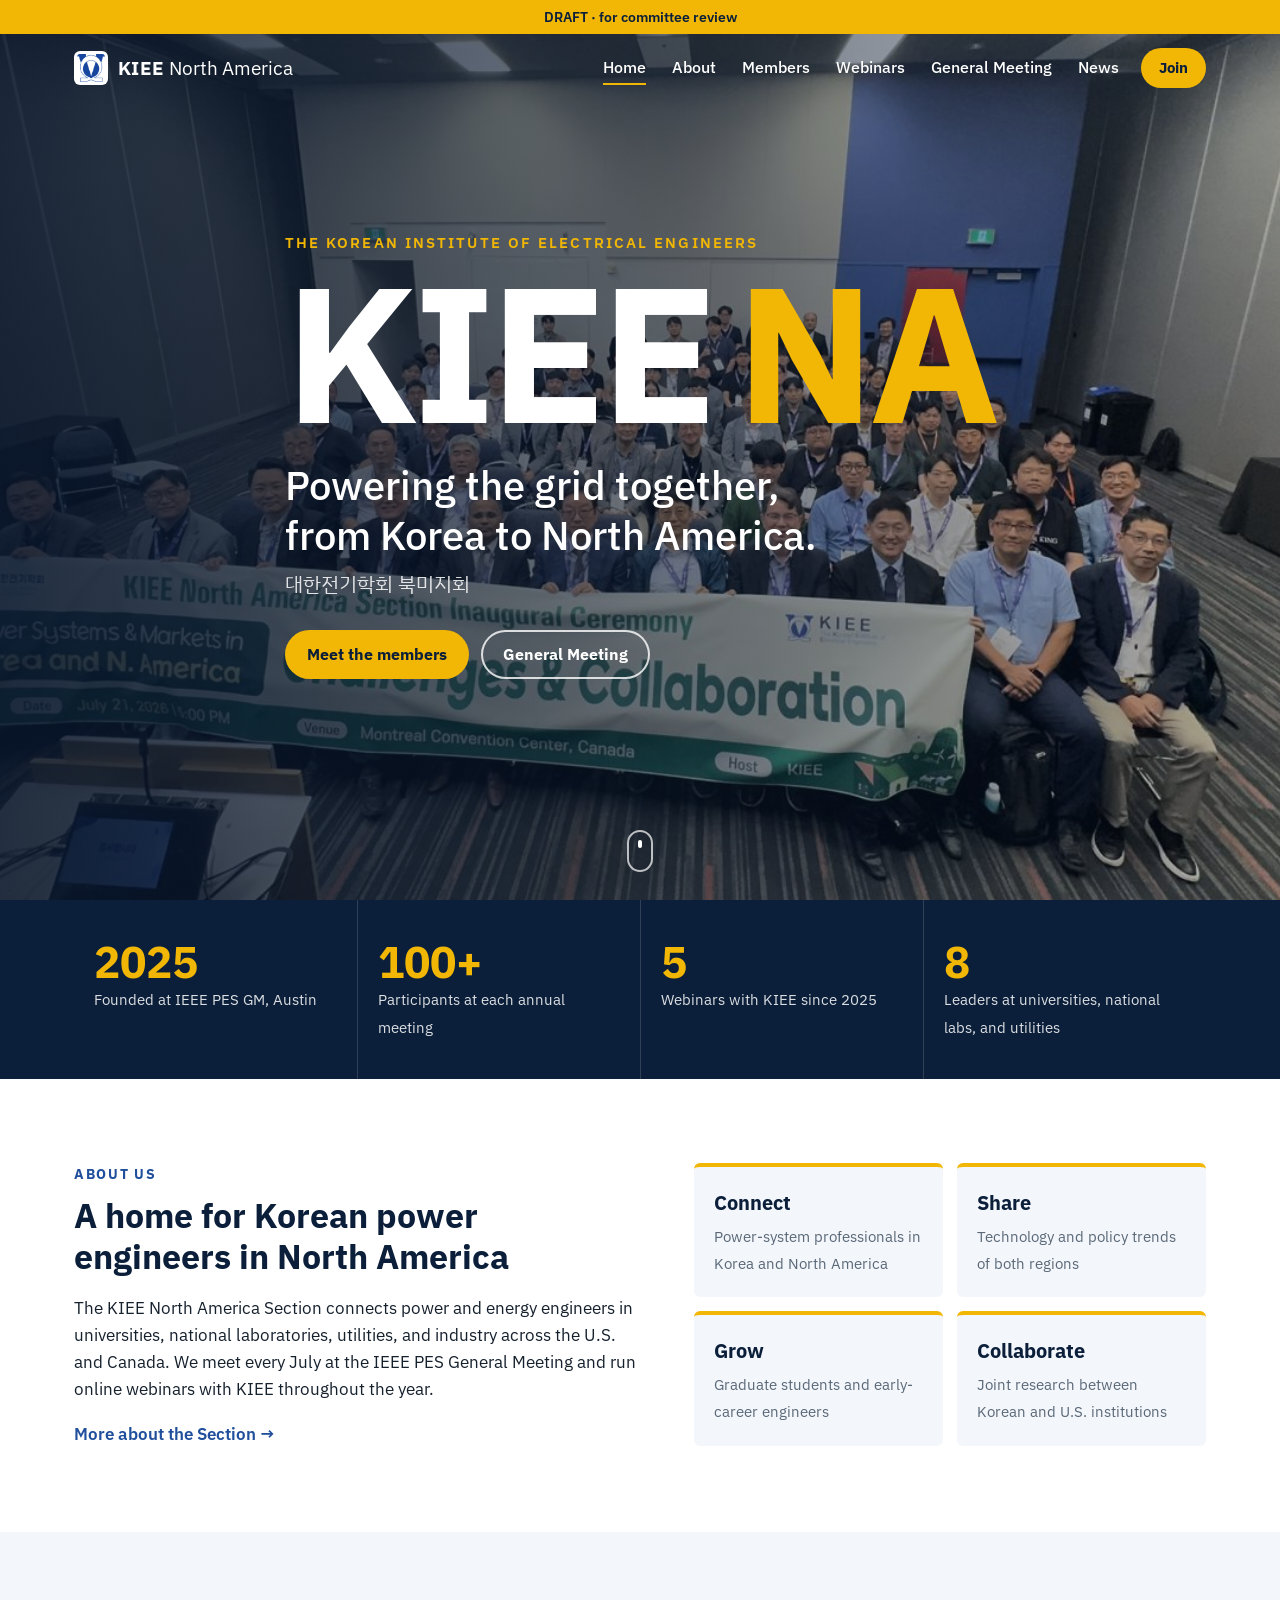
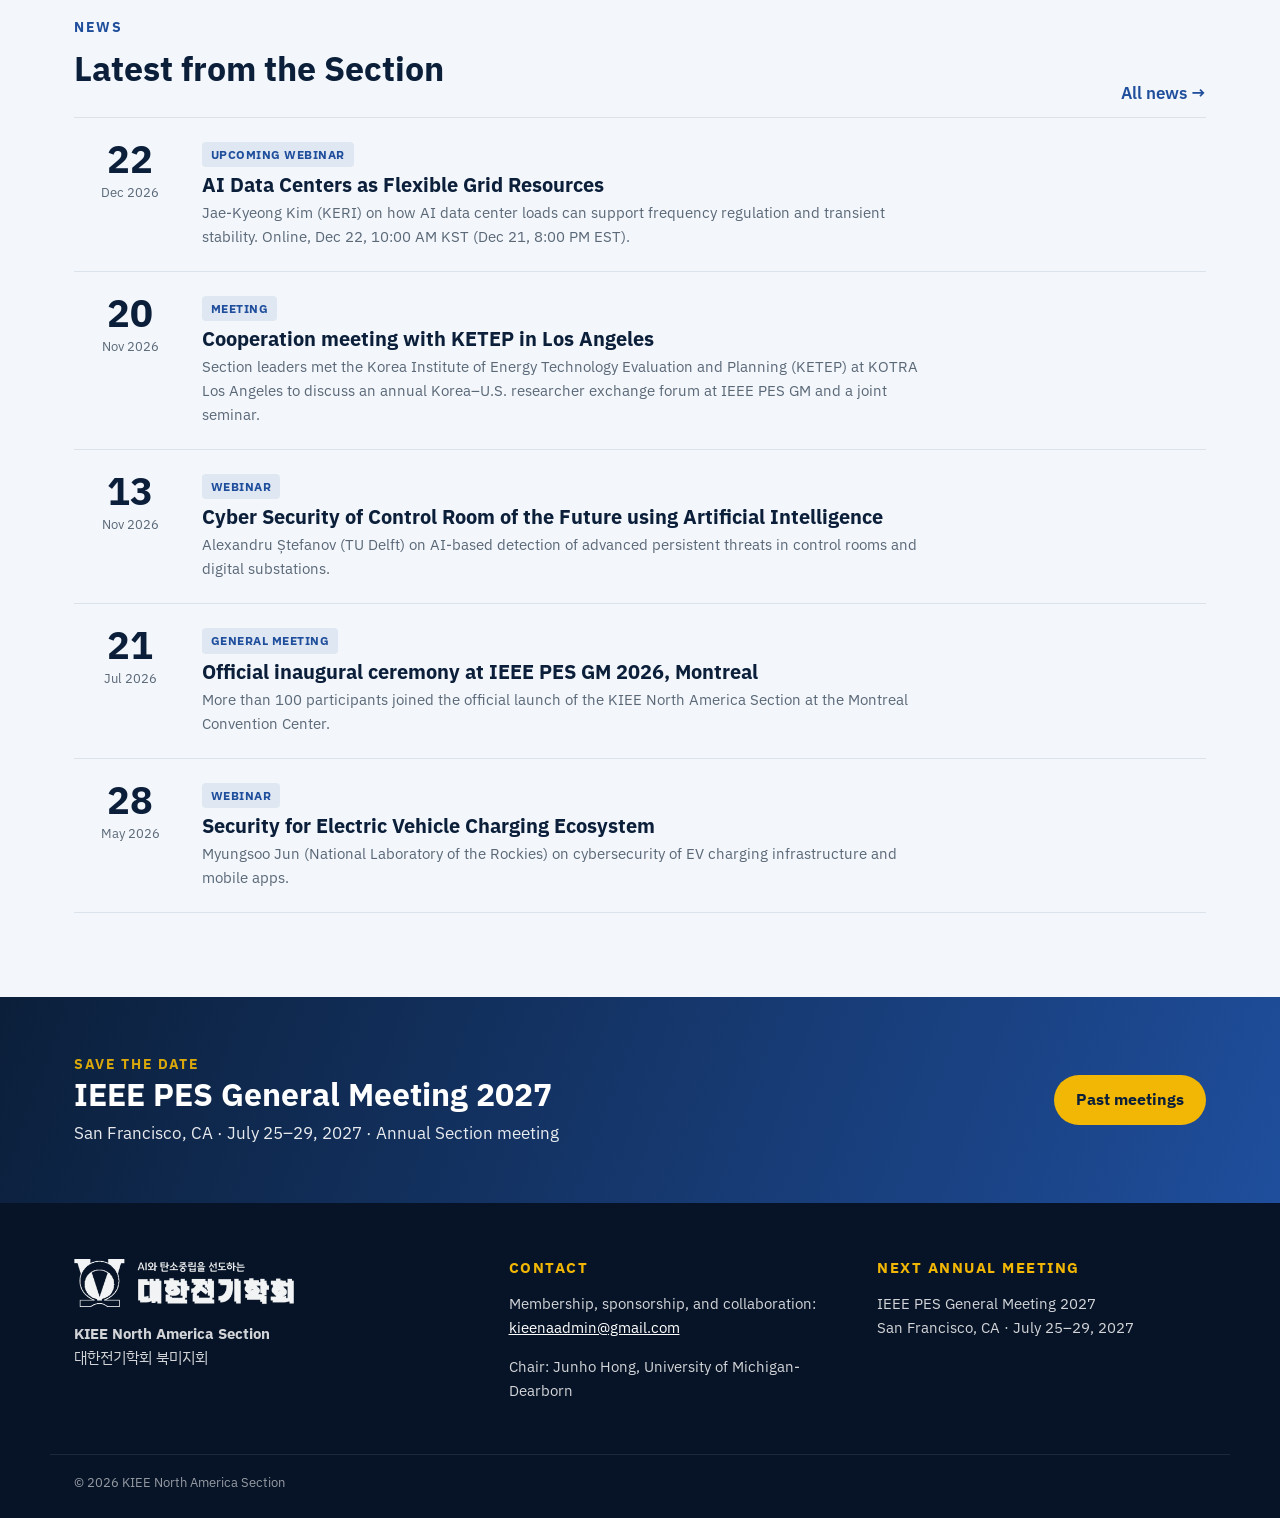
<file: index.html>
<!DOCTYPE html>
<html lang="en">
<head>
<meta charset="utf-8">
<meta name="viewport" content="width=device-width, initial-scale=1">
<title>KIEE North America Section</title>
<meta name="description" content="KIEE North America Section (대한전기학회 북미지회): Korean power and energy engineers across North America.">
<link rel="icon" href="img/kiee-emblem.png">
<meta name="robots" content="noindex, nofollow">
<link rel="preconnect" href="https://fonts.googleapis.com">
<link href="https://fonts.googleapis.com/css2?family=IBM+Plex+Sans:wght@400;500;600;700&family=IBM+Plex+Sans+KR:wght@400;600;700&display=swap" rel="stylesheet">
<link rel="stylesheet" href="style.css">
</head>
<body class="has-hero">
<div class="draftbar">DRAFT · for committee review · please send comments to kieenaadmin@gmail.com</div><a class="skip" href="#main">Skip to content</a>
<header class="site over" id="top"><div class="wrap bar">
  <a class="brand" href="index.html"><img src="img/kiee-emblem.png" alt=""><span><b>KIEE</b> North America</span></a>
  <button class="menu-btn" aria-expanded="false" aria-controls="nav" aria-label="Menu"><span></span><span></span><span></span></button>
  <nav id="nav" aria-label="Main"><ul><li><a href="index.html" aria-current="page">Home</a></li><li><a href="about.html">About</a></li><li><a href="members.html">Members</a></li><li><a href="webinars.html">Webinars</a></li><li><a href="meetings.html">General Meeting</a></li><li><a href="news.html">News</a></li></ul><a class="join" href="membership.html">Join</a></nav>
</div></header>

<main id="main">
<section class="hero">
  <div class="slides" aria-hidden="true"><div class="slide on" style="background-image:url(img/montreal.jpg)"></div><div class="slide" style="background-image:url(img/austin.jpg)"></div></div>
  <div class="wrap hero-in">
    <p class="kicker">The Korean Institute of Electrical Engineers</p>
    <h1 class="mega">KIEE<span>NA</span></h1>
    <p class="tag1">Powering the grid together,<br>from Korea to North America.</p>
    <p class="kr">대한전기학회 북미지회</p>
    <div class="btns"><a class="btn" href="members.html">Meet the members</a><a class="btn ghost" href="meetings.html">General Meeting</a></div>
  </div>
  <a class="scroll" href="#about" aria-label="Scroll down"></a>
</section>

<section class="stats" id="about"><div class="wrap sgrid">
  <div><b>2025</b><span>Founded at IEEE PES GM, Austin</span></div>
  <div><b>100+</b><span>Participants at each annual meeting</span></div>
  <div><b>5</b><span>Webinars with KIEE since 2025</span></div>
  <div><b>8</b><span>Leaders at universities, national labs, and utilities</span></div>
</div></section>

<section class="sec"><div class="wrap two">
  <div>
    <p class="eyebrow">About us</p>
    <h2>A home for Korean power engineers in North America</h2>
    <p>The KIEE North America Section connects power and energy engineers in universities, national laboratories, utilities, and industry across the U.S. and Canada. We meet every July at the IEEE PES General Meeting and run online webinars with KIEE throughout the year.</p>
    <a class="more" href="about.html">More about the Section</a>
  </div>
  <ul class="pillars">
    <li><b>Connect</b><span>Power-system professionals in Korea and North America</span></li>
    <li><b>Share</b><span>Technology and policy trends of both regions</span></li>
    <li><b>Grow</b><span>Graduate students and early-career engineers</span></li>
    <li><b>Collaborate</b><span>Joint research between Korean and U.S. institutions</span></li>
  </ul>
</div></section>

<section class="sec alt"><div class="wrap">
  <div class="sechead"><div><p class="eyebrow">News</p><h2>Latest from the Section</h2></div><a class="more" href="news.html">All news</a></div>
  <ul class="newslist"><li class="news"><a href="webinars.html#w6"><time datetime="2026-12-22"><b>22</b><span>Dec 2026</span></time><div><span class="tag">Upcoming webinar</span><h3>AI Data Centers as Flexible Grid Resources</h3><p>Jae-Kyeong Kim (KERI) on how AI data center loads can support frequency regulation and transient stability. Online, Dec 22, 10:00 AM KST (Dec 21, 8:00 PM EST).</p></div></a></li><li class="news"><a href="meetings.html"><time datetime="2026-11-20"><b>20</b><span>Nov 2026</span></time><div><span class="tag">Meeting</span><h3>Cooperation meeting with KETEP in Los Angeles</h3><p>Section leaders met the Korea Institute of Energy Technology Evaluation and Planning (KETEP) at KOTRA Los Angeles to discuss an annual Korea–U.S. researcher exchange forum at IEEE PES GM and a joint seminar.</p></div></a></li><li class="news"><a href="webinars.html#w5"><time datetime="2026-11-13"><b>13</b><span>Nov 2026</span></time><div><span class="tag">Webinar</span><h3>Cyber Security of Control Room of the Future using Artificial Intelligence</h3><p>Alexandru Ștefanov (TU Delft) on AI-based detection of advanced persistent threats in control rooms and digital substations.</p></div></a></li><li class="news"><a href="meetings.html#gm2026"><time datetime="2026-07-21"><b>21</b><span>Jul 2026</span></time><div><span class="tag">General Meeting</span><h3>Official inaugural ceremony at IEEE PES GM 2026, Montreal</h3><p>More than 100 participants joined the official launch of the KIEE North America Section at the Montreal Convention Center.</p></div></a></li><li class="news"><a href="webinars.html#w4"><time datetime="2026-05-28"><b>28</b><span>May 2026</span></time><div><span class="tag">Webinar</span><h3>Security for Electric Vehicle Charging Ecosystem</h3><p>Myungsoo Jun (National Laboratory of the Rockies) on cybersecurity of EV charging infrastructure and mobile apps.</p></div></a></li></ul>
</div></section>

<section class="next"><div class="wrap nextin">
  <div><p class="eyebrow">Save the date</p><h2>IEEE PES General Meeting 2027</h2><p>San Francisco, CA · July 25–29, 2027 · Annual Section meeting</p></div>
  <a class="btn" href="meetings.html">Past meetings</a>
</div></section>
</main>
<script>
(function(){var s=document.querySelectorAll('.slide'),i=0;if(matchMedia('(prefers-reduced-motion: reduce)').matches)return;
setInterval(function(){s[i].classList.remove('on');i=(i+1)%s.length;s[i].classList.add('on');},6000);})();
</script>

<footer class="site" id="contact"><div class="wrap fgrid">
  <div>
    <img class="flogo" src="img/kiee-logo-white.png" alt="The Korean Institute of Electrical Engineers">
    <p><b>KIEE North America Section</b><br>대한전기학회 북미지회</p>
  </div>
  <div>
    <h2>Contact</h2>
    <p>Membership, sponsorship, and collaboration:<br><a href="mailto:kieenaadmin@gmail.com">kieenaadmin@gmail.com</a></p>
    <p>Chair: Junho Hong, University of Michigan-Dearborn</p>
  </div>
  <div>
    <h2>Next annual meeting</h2>
    <p>IEEE PES General Meeting 2027<br>San Francisco, CA · July 25–29, 2027</p>
  </div>
</div><div class="wrap copy">© 2026 KIEE North America Section</div></footer>
<script>
(function(){
  var b=document.querySelector('.menu-btn'), n=document.getElementById('nav'), h=document.querySelector('header.site');
  b.addEventListener('click',function(){var o=n.classList.toggle('open');b.setAttribute('aria-expanded',o);});
  if(h.classList.contains('over')){var f=function(){h.classList.toggle('solid',window.scrollY>40);};f();window.addEventListener('scroll',f,{passive:true});}
})();
</script>
<script data-goatcounter="https://kiee-na.goatcounter.com/count" async src="//gc.zgo.at/count.js"></script>
</body>
</html>
</file>
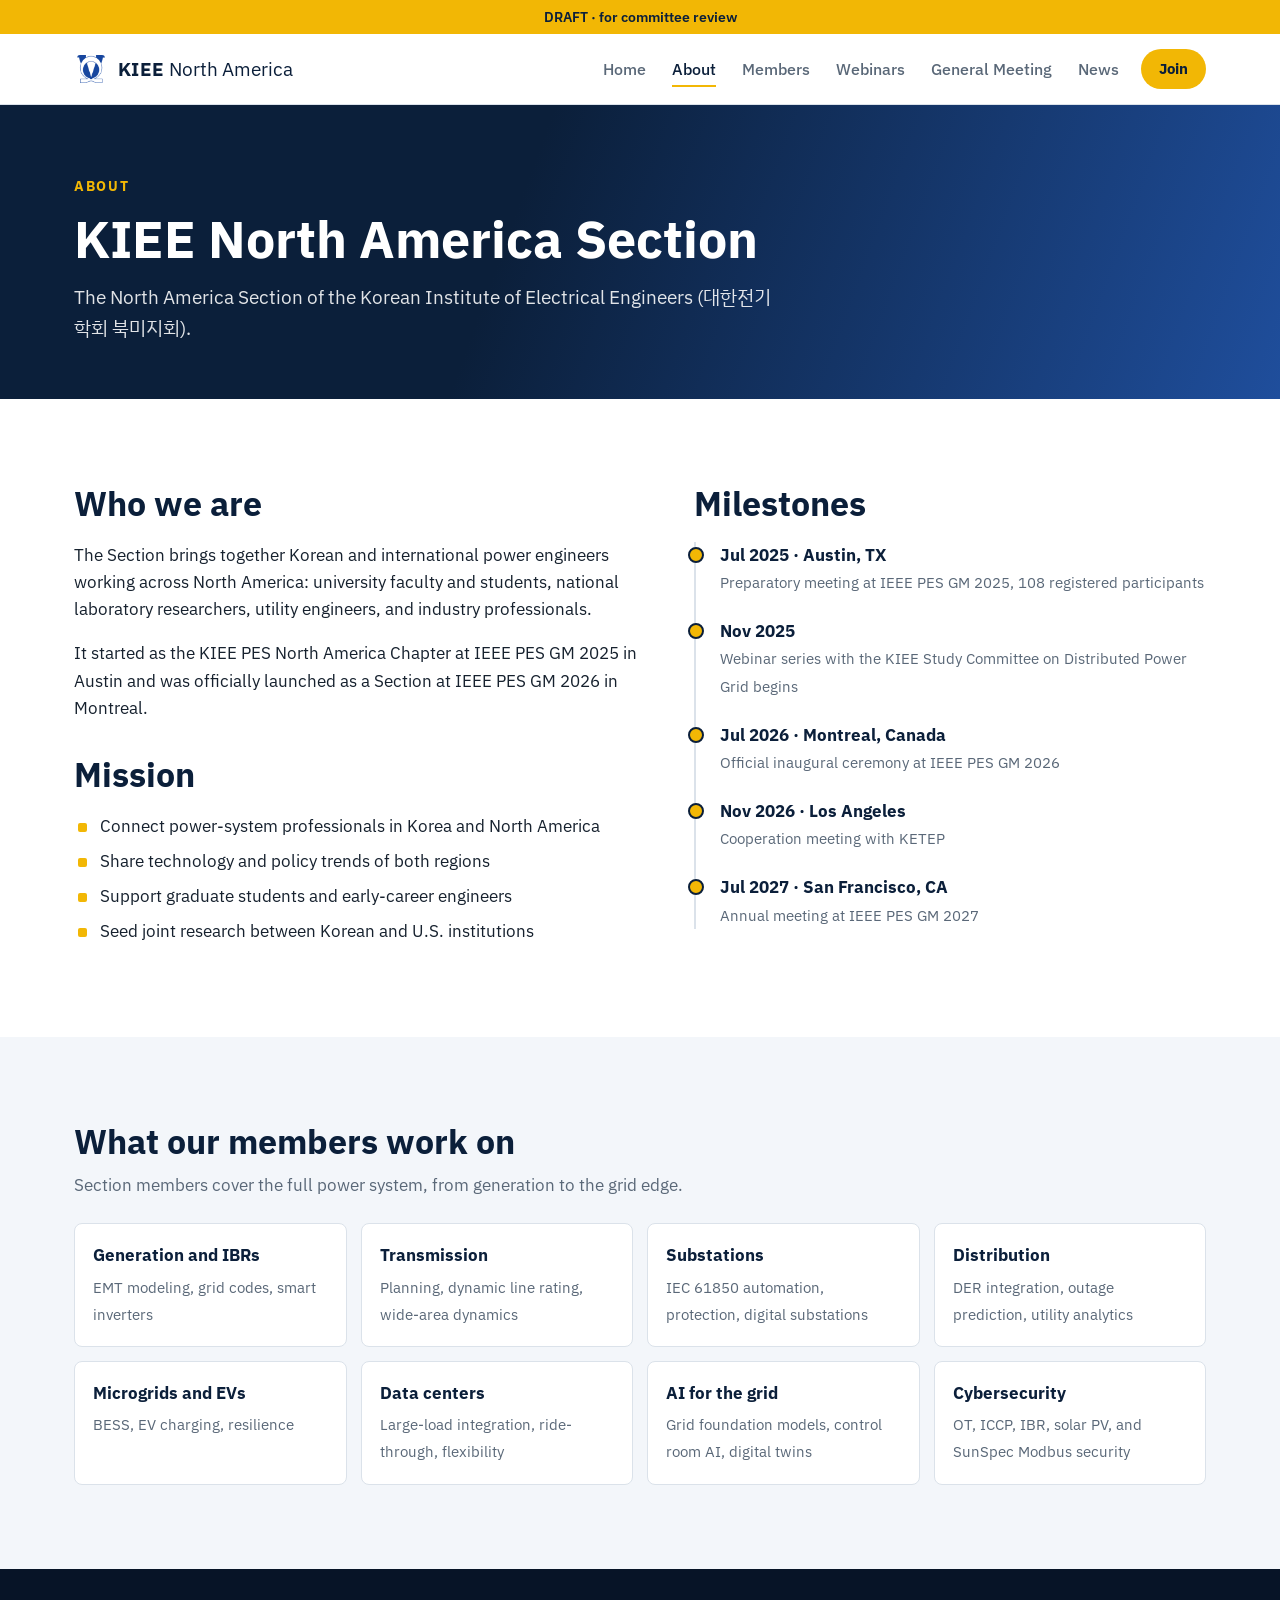
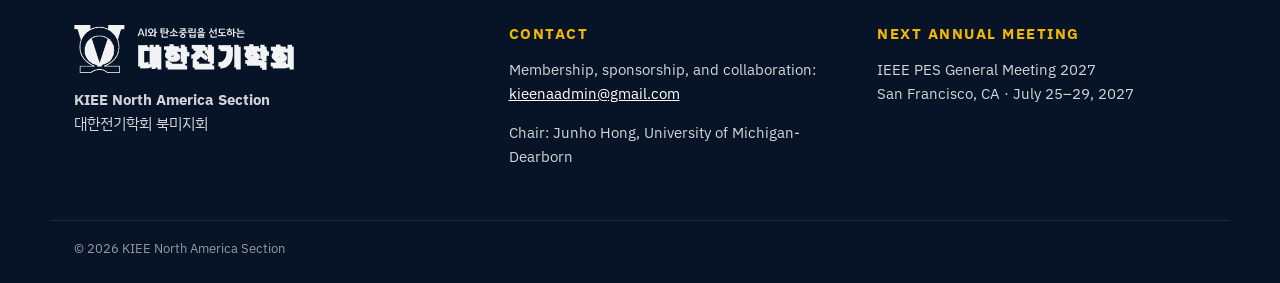
<file: about.html>
<!DOCTYPE html>
<html lang="en">
<head>
<meta charset="utf-8">
<meta name="viewport" content="width=device-width, initial-scale=1">
<title>About · KIEE North America Section</title>
<meta name="description" content="KIEE North America Section (대한전기학회 북미지회): Korean power and energy engineers across North America.">
<link rel="icon" href="img/kiee-emblem.png">
<meta name="robots" content="noindex, nofollow">
<link rel="preconnect" href="https://fonts.googleapis.com">
<link href="https://fonts.googleapis.com/css2?family=IBM+Plex+Sans:wght@400;500;600;700&family=IBM+Plex+Sans+KR:wght@400;600;700&display=swap" rel="stylesheet">
<link rel="stylesheet" href="style.css">
</head>
<body class="">
<div class="draftbar">DRAFT · for committee review · please send comments to kieenaadmin@gmail.com</div><a class="skip" href="#main">Skip to content</a>
<header class="site" id="top"><div class="wrap bar">
  <a class="brand" href="index.html"><img src="img/kiee-emblem.png" alt=""><span><b>KIEE</b> North America</span></a>
  <button class="menu-btn" aria-expanded="false" aria-controls="nav" aria-label="Menu"><span></span><span></span><span></span></button>
  <nav id="nav" aria-label="Main"><ul><li><a href="index.html">Home</a></li><li><a href="about.html" aria-current="page">About</a></li><li><a href="members.html">Members</a></li><li><a href="webinars.html">Webinars</a></li><li><a href="meetings.html">General Meeting</a></li><li><a href="news.html">News</a></li></ul><a class="join" href="membership.html">Join</a></nav>
</div></header>
<main id="main"><section class="phero"><div class="wrap"><p class="eyebrow">About</p><h1>KIEE North America Section</h1><p class="lead">The North America Section of the Korean Institute of Electrical Engineers (대한전기학회 북미지회).</p></div></section>
<section class="sec"><div class="wrap two">
  <div>
    <h2>Who we are</h2>
    <p>The Section brings together Korean and international power engineers working across North America: university faculty and students, national laboratory researchers, utility engineers, and industry professionals.</p>
    <p>It started as the KIEE PES North America Chapter at IEEE PES GM 2025 in Austin and was officially launched as a Section at IEEE PES GM 2026 in Montreal.</p>
    <h2 style="margin-top:32px">Mission</h2>
    <ul class="check">
      <li>Connect power-system professionals in Korea and North America</li>
      <li>Share technology and policy trends of both regions</li>
      <li>Support graduate students and early-career engineers</li>
      <li>Seed joint research between Korean and U.S. institutions</li>
    </ul>
  </div>
  <div>
    <h2>Milestones</h2>
    <ol class="tl">
      <li><b>Jul 2025 · Austin, TX</b><span>Preparatory meeting at IEEE PES GM 2025, 108 registered participants</span></li>
      <li><b>Nov 2025</b><span>Webinar series with the KIEE Study Committee on Distributed Power Grid begins</span></li>
      <li><b>Jul 2026 · Montreal, Canada</b><span>Official inaugural ceremony at IEEE PES GM 2026</span></li>
      <li><b>Nov 2026 · Los Angeles</b><span>Cooperation meeting with KETEP</span></li>
      <li><b>Jul 2027 · San Francisco, CA</b><span>Annual meeting at IEEE PES GM 2027</span></li>
    </ol>
  </div>
</div></section>
<section class="sec alt"><div class="wrap">
  <h2>What our members work on</h2>
  <p class="lead2">Section members cover the full power system, from generation to the grid edge.</p>
  <ul class="areas">
    <li><b>Generation and IBRs</b><span>EMT modeling, grid codes, smart inverters</span></li>
    <li><b>Transmission</b><span>Planning, dynamic line rating, wide-area dynamics</span></li>
    <li><b>Substations</b><span>IEC 61850 automation, protection, digital substations</span></li>
    <li><b>Distribution</b><span>DER integration, outage prediction, utility analytics</span></li>
    <li><b>Microgrids and EVs</b><span>BESS, EV charging, resilience</span></li>
    <li><b>Data centers</b><span>Large-load integration, ride-through, flexibility</span></li>
    <li><b>AI for the grid</b><span>Grid foundation models, control room AI, digital twins</span></li>
    <li><b>Cybersecurity</b><span>OT, ICCP, IBR, solar PV, and SunSpec Modbus security</span></li>
  </ul>
</div></section>
</main>
<footer class="site" id="contact"><div class="wrap fgrid">
  <div>
    <img class="flogo" src="img/kiee-logo-white.png" alt="The Korean Institute of Electrical Engineers">
    <p><b>KIEE North America Section</b><br>대한전기학회 북미지회</p>
  </div>
  <div>
    <h2>Contact</h2>
    <p>Membership, sponsorship, and collaboration:<br><a href="mailto:kieenaadmin@gmail.com">kieenaadmin@gmail.com</a></p>
    <p>Chair: Junho Hong, University of Michigan-Dearborn</p>
  </div>
  <div>
    <h2>Next annual meeting</h2>
    <p>IEEE PES General Meeting 2027<br>San Francisco, CA · July 25–29, 2027</p>
  </div>
</div><div class="wrap copy">© 2026 KIEE North America Section</div></footer>
<script>
(function(){
  var b=document.querySelector('.menu-btn'), n=document.getElementById('nav'), h=document.querySelector('header.site');
  b.addEventListener('click',function(){var o=n.classList.toggle('open');b.setAttribute('aria-expanded',o);});
  if(h.classList.contains('over')){var f=function(){h.classList.toggle('solid',window.scrollY>40);};f();window.addEventListener('scroll',f,{passive:true});}
})();
</script>
<script data-goatcounter="https://kiee-na.goatcounter.com/count" async src="//gc.zgo.at/count.js"></script>
</body>
</html>
</file>
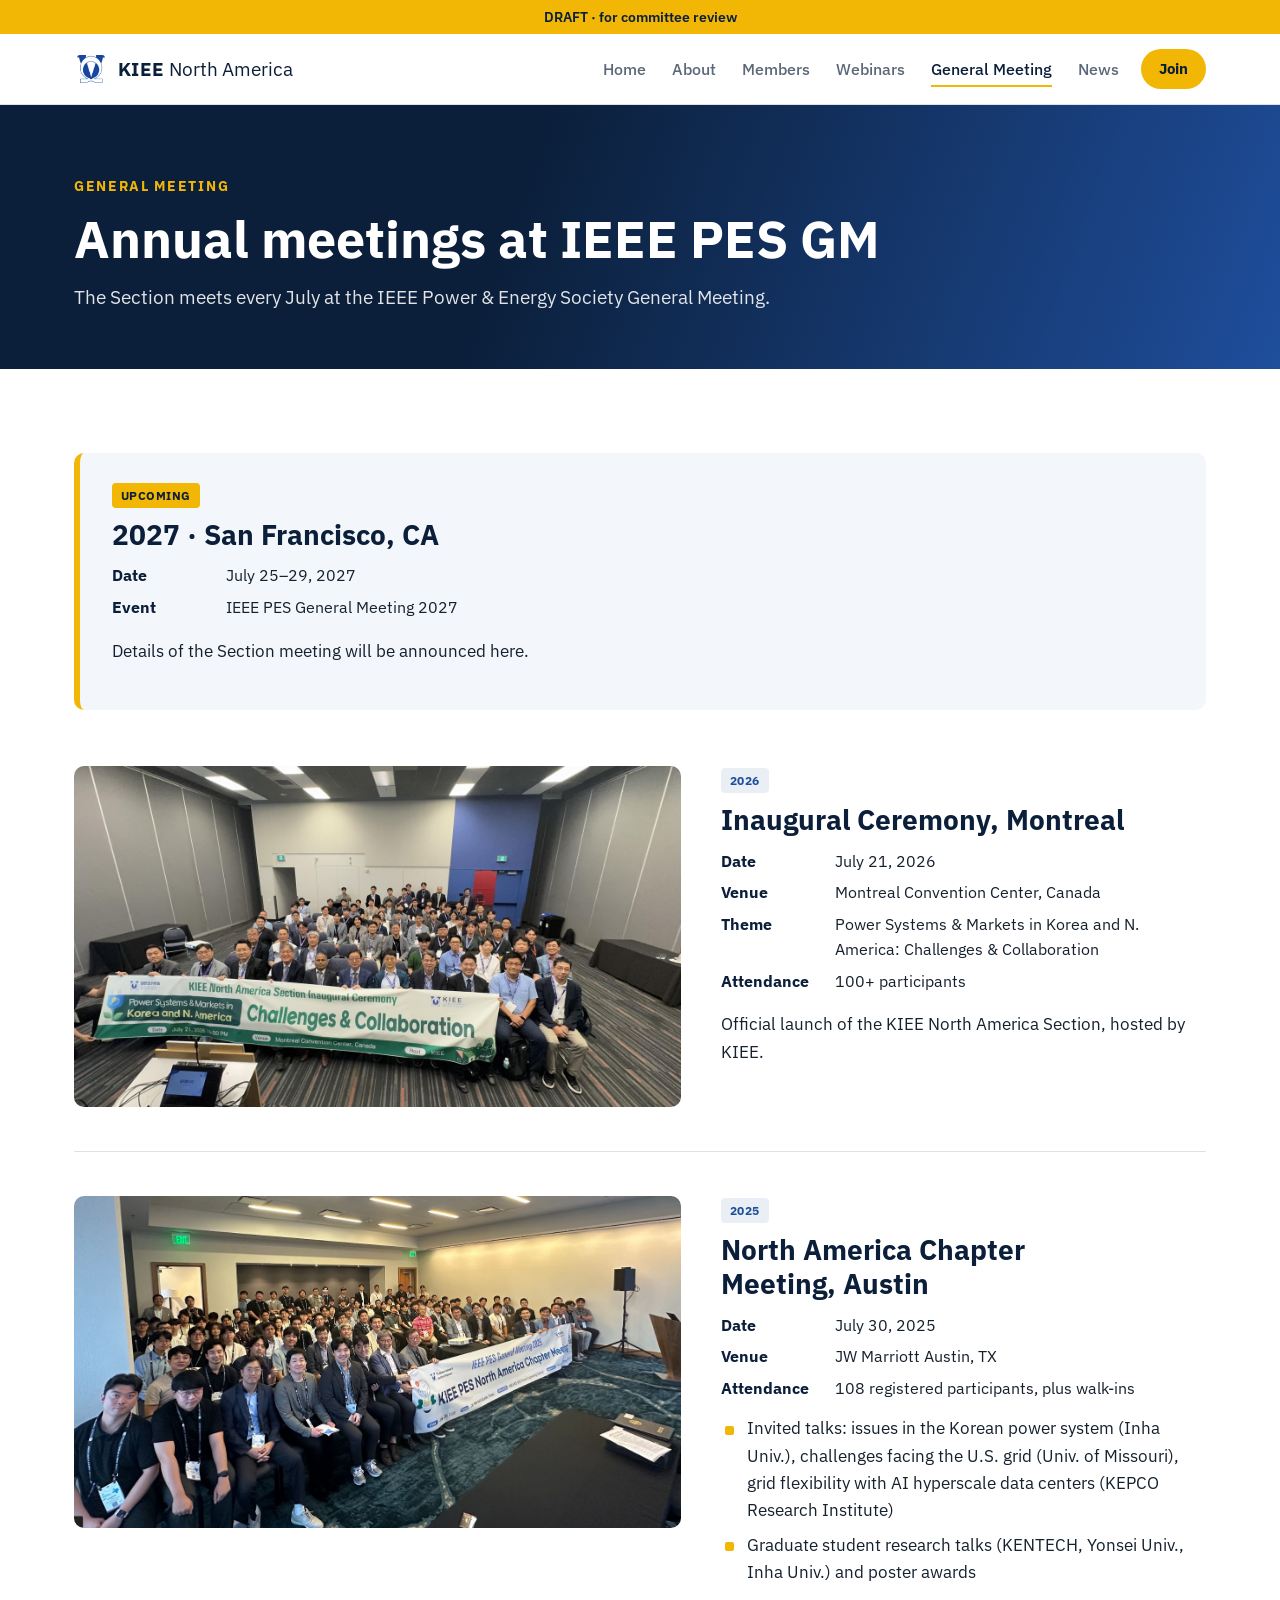
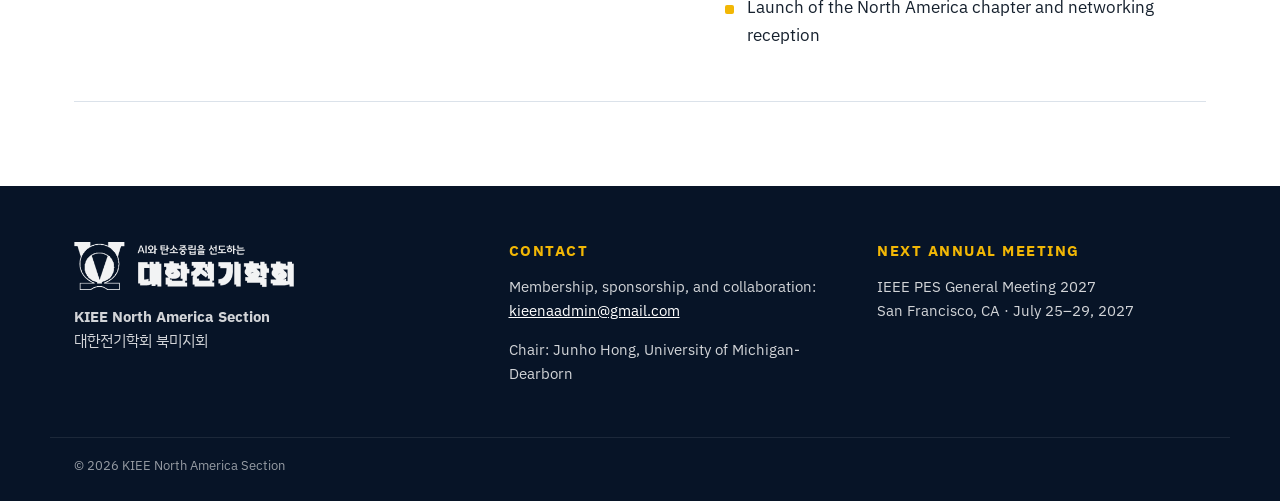
<file: meetings.html>
<!DOCTYPE html>
<html lang="en">
<head>
<meta charset="utf-8">
<meta name="viewport" content="width=device-width, initial-scale=1">
<title>General Meeting · KIEE North America Section</title>
<meta name="description" content="KIEE North America Section (대한전기학회 북미지회): Korean power and energy engineers across North America.">
<link rel="icon" href="img/kiee-emblem.png">
<meta name="robots" content="noindex, nofollow">
<link rel="preconnect" href="https://fonts.googleapis.com">
<link href="https://fonts.googleapis.com/css2?family=IBM+Plex+Sans:wght@400;500;600;700&family=IBM+Plex+Sans+KR:wght@400;600;700&display=swap" rel="stylesheet">
<link rel="stylesheet" href="style.css">
</head>
<body class="">
<div class="draftbar">DRAFT · for committee review · please send comments to kieenaadmin@gmail.com</div><a class="skip" href="#main">Skip to content</a>
<header class="site" id="top"><div class="wrap bar">
  <a class="brand" href="index.html"><img src="img/kiee-emblem.png" alt=""><span><b>KIEE</b> North America</span></a>
  <button class="menu-btn" aria-expanded="false" aria-controls="nav" aria-label="Menu"><span></span><span></span><span></span></button>
  <nav id="nav" aria-label="Main"><ul><li><a href="index.html">Home</a></li><li><a href="about.html">About</a></li><li><a href="members.html">Members</a></li><li><a href="webinars.html">Webinars</a></li><li><a href="meetings.html" aria-current="page">General Meeting</a></li><li><a href="news.html">News</a></li></ul><a class="join" href="membership.html">Join</a></nav>
</div></header>
<main id="main"><section class="phero"><div class="wrap"><p class="eyebrow">General Meeting</p><h1>Annual meetings at IEEE PES GM</h1><p class="lead">The Section meets every July at the IEEE Power &amp; Energy Society General Meeting.</p></div></section>
<section class="sec"><div class="wrap">
  <article class="gm upcoming" id="gm2027"><div class="gmtxt"><span class="tag gold">Upcoming</span><h2>2027 · San Francisco, CA</h2>
    <dl class="facts"><dt>Date</dt><dd>July 25–29, 2027</dd><dt>Event</dt><dd>IEEE PES General Meeting 2027</dd></dl>
    <p>Details of the Section meeting will be announced here.</p></div></article>

  <article class="gm" id="gm2026"><img src="img/montreal.jpg" alt="Group photo at the inaugural ceremony in Montreal, 2026">
    <div class="gmtxt"><span class="tag">2026</span><h2>Inaugural Ceremony, Montreal</h2>
    <dl class="facts"><dt>Date</dt><dd>July 21, 2026</dd><dt>Venue</dt><dd>Montreal Convention Center, Canada</dd>
    <dt>Theme</dt><dd>Power Systems &amp; Markets in Korea and N. America: Challenges &amp; Collaboration</dd><dt>Attendance</dt><dd>100+ participants</dd></dl>
    <p>Official launch of the KIEE North America Section, hosted by KIEE.</p></div></article>

  <article class="gm" id="gm2025"><img src="img/austin.jpg" alt="Group photo at the North America chapter meeting in Austin, 2025">
    <div class="gmtxt"><span class="tag">2025</span><h2>North America Chapter Meeting, Austin</h2>
    <dl class="facts"><dt>Date</dt><dd>July 30, 2025</dd><dt>Venue</dt><dd>JW Marriott Austin, TX</dd><dt>Attendance</dt><dd>108 registered participants, plus walk-ins</dd></dl>
    <ul class="check">
      <li>Invited talks: issues in the Korean power system (Inha Univ.), challenges facing the U.S. grid (Univ. of Missouri), grid flexibility with AI hyperscale data centers (KEPCO Research Institute)</li>
      <li>Graduate student research talks (KENTECH, Yonsei Univ., Inha Univ.) and poster awards</li>
      <li>Launch of the North America chapter and networking reception</li>
    </ul></div></article>
</div></section></main>
<footer class="site" id="contact"><div class="wrap fgrid">
  <div>
    <img class="flogo" src="img/kiee-logo-white.png" alt="The Korean Institute of Electrical Engineers">
    <p><b>KIEE North America Section</b><br>대한전기학회 북미지회</p>
  </div>
  <div>
    <h2>Contact</h2>
    <p>Membership, sponsorship, and collaboration:<br><a href="mailto:kieenaadmin@gmail.com">kieenaadmin@gmail.com</a></p>
    <p>Chair: Junho Hong, University of Michigan-Dearborn</p>
  </div>
  <div>
    <h2>Next annual meeting</h2>
    <p>IEEE PES General Meeting 2027<br>San Francisco, CA · July 25–29, 2027</p>
  </div>
</div><div class="wrap copy">© 2026 KIEE North America Section</div></footer>
<script>
(function(){
  var b=document.querySelector('.menu-btn'), n=document.getElementById('nav'), h=document.querySelector('header.site');
  b.addEventListener('click',function(){var o=n.classList.toggle('open');b.setAttribute('aria-expanded',o);});
  if(h.classList.contains('over')){var f=function(){h.classList.toggle('solid',window.scrollY>40);};f();window.addEventListener('scroll',f,{passive:true});}
})();
</script>
<script data-goatcounter="https://kiee-na.goatcounter.com/count" async src="//gc.zgo.at/count.js"></script>
</body>
</html>
</file>
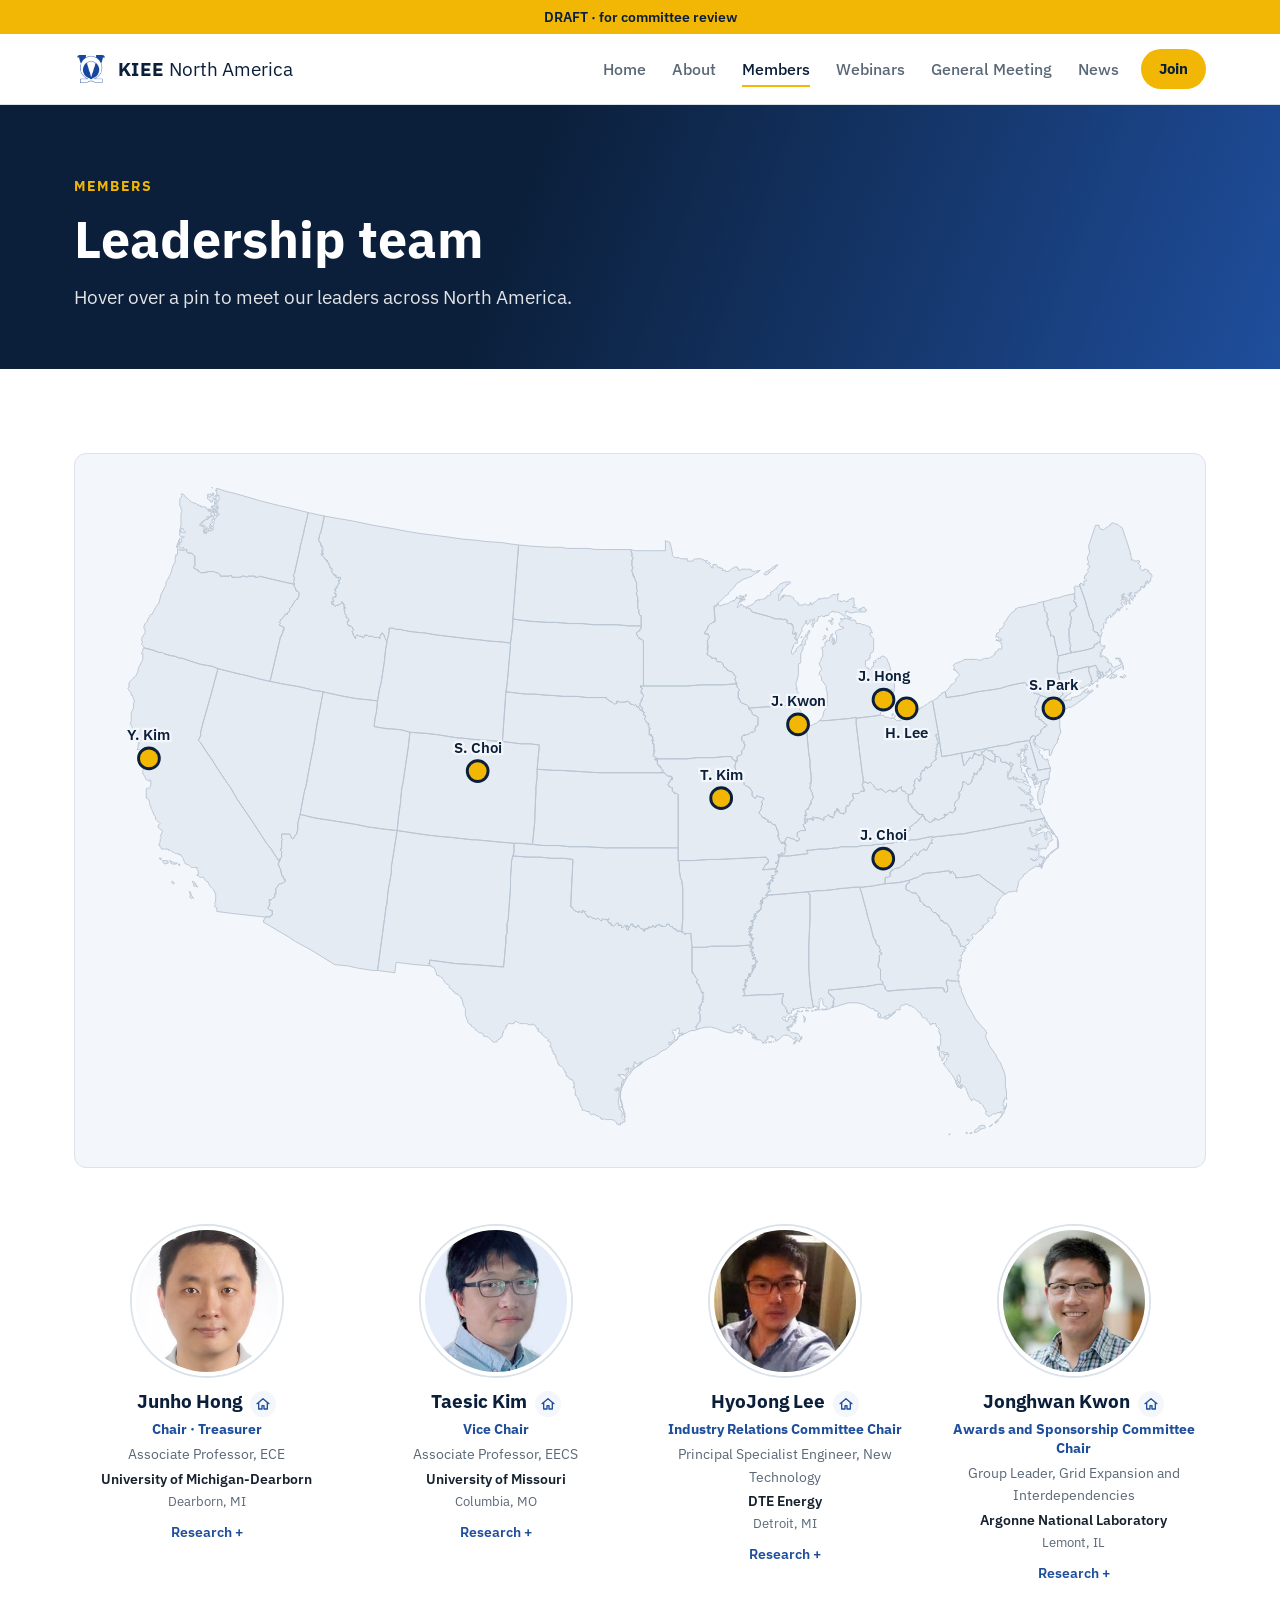
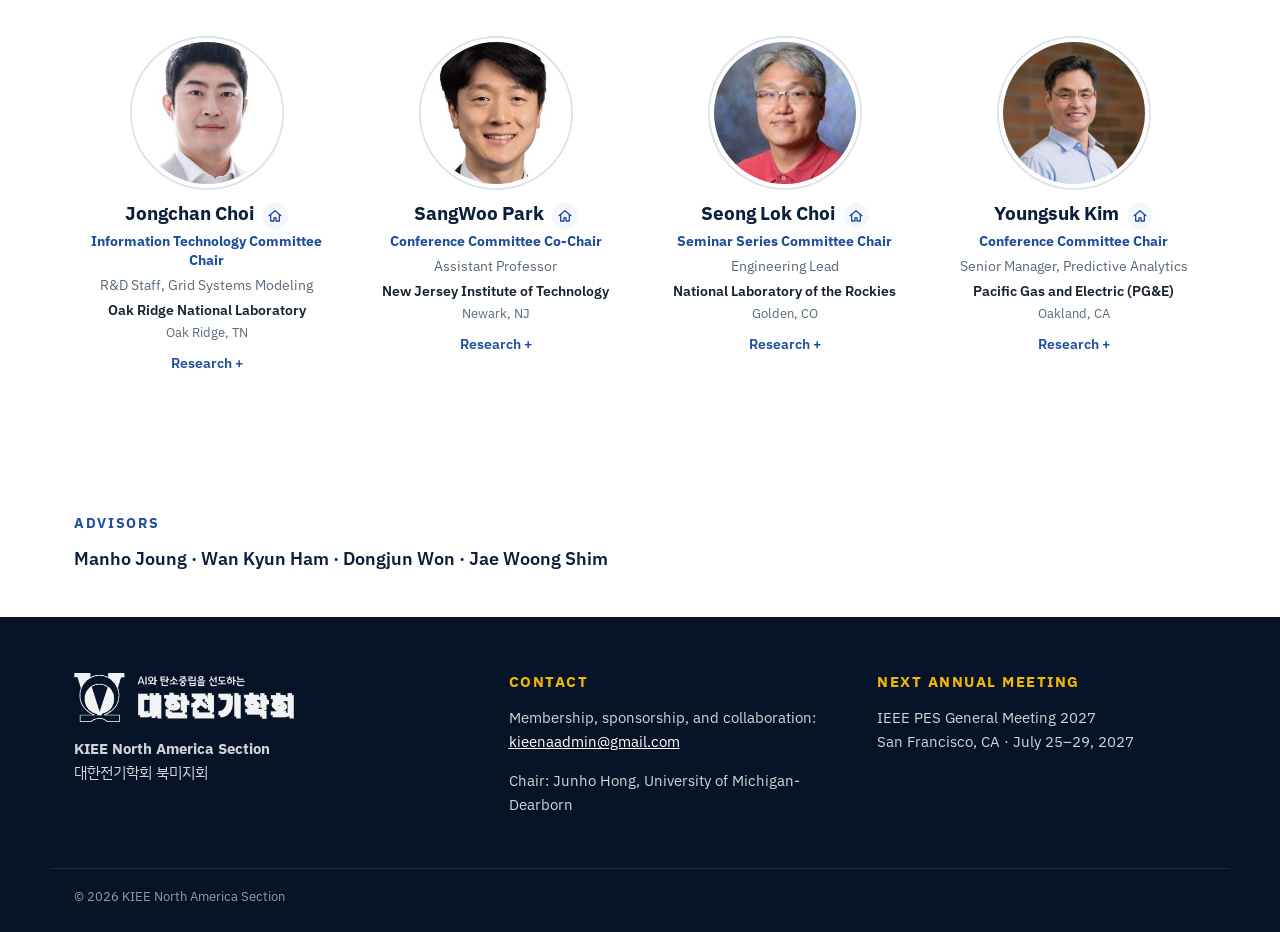
<file: members.html>
<!DOCTYPE html>
<html lang="en">
<head>
<meta charset="utf-8">
<meta name="viewport" content="width=device-width, initial-scale=1">
<title>Members · KIEE North America Section</title>
<meta name="description" content="KIEE North America Section (대한전기학회 북미지회): Korean power and energy engineers across North America.">
<link rel="icon" href="img/kiee-emblem.png">
<meta name="robots" content="noindex, nofollow">
<link rel="preconnect" href="https://fonts.googleapis.com">
<link href="https://fonts.googleapis.com/css2?family=IBM+Plex+Sans:wght@400;500;600;700&family=IBM+Plex+Sans+KR:wght@400;600;700&display=swap" rel="stylesheet">
<link rel="stylesheet" href="style.css">
</head>
<body class="">
<div class="draftbar">DRAFT · for committee review · please send comments to kieenaadmin@gmail.com</div><a class="skip" href="#main">Skip to content</a>
<header class="site" id="top"><div class="wrap bar">
  <a class="brand" href="index.html"><img src="img/kiee-emblem.png" alt=""><span><b>KIEE</b> North America</span></a>
  <button class="menu-btn" aria-expanded="false" aria-controls="nav" aria-label="Menu"><span></span><span></span><span></span></button>
  <nav id="nav" aria-label="Main"><ul><li><a href="index.html">Home</a></li><li><a href="about.html">About</a></li><li><a href="members.html" aria-current="page">Members</a></li><li><a href="webinars.html">Webinars</a></li><li><a href="meetings.html">General Meeting</a></li><li><a href="news.html">News</a></li></ul><a class="join" href="membership.html">Join</a></nav>
</div></header>
<main id="main"><section class="phero"><div class="wrap"><p class="eyebrow">Members</p><h1>Leadership team</h1><p class="lead">Hover over a pin to meet our leaders across North America.</p></div></section>
<section class="sec"><div class="wrap">
  <div class="mapbox" id="mapbox">
    <svg viewBox="0 0 960 600" role="img" aria-label="Map of the United States with leadership locations"><path class="states" d="M631,472L635,471L635,471L636,472L635,472L635,472L633,472L632,473ZM625,370L625,370L634,369L638,369L648,368L654,367L656,367L666,366L670,366L672,372L674,380L676,387L677,392L679,398L682,410L683,411L683,412L684,412L684,415L685,416L687,417L687,419L688,420L687,422L688,422L689,423L689,424L688,424L688,424L687,425L687,426L687,427L687,428L687,430L686,432L686,432L686,435L686,435L688,437L688,439L688,440L688,441L688,442L688,444L688,444L688,445L688,446L690,448L690,449L690,450L686,450L681,451L674,452L663,453L654,454L643,455L643,456L643,458L643,458L645,459L645,460L647,461L648,463L647,465L647,466L648,466L647,467L647,469L646,469L647,470L646,470L644,471L641,472L637,472L638,471L639,472L641,471L642,470L641,469L640,469L639,468L638,466L638,465L638,464L638,463L636,462L635,463L636,464L635,465L635,466L635,466L635,469L635,470L634,470L634,470L632,469L631,469L631,469L630,470L629,465L628,459L627,451L626,437L626,432L626,419L626,415L627,394L627,391L627,379L627,372L626,372ZM157,392L157,391L159,392L160,392L160,391L162,390L162,389L162,386L161,386L160,386L159,385L159,385L158,384L159,383L160,380L159,379L160,378L159,377L161,377L163,375L164,375L164,374L164,372L165,372L165,371L165,369L165,368L165,368L165,367L165,367L167,365L167,364L168,363L169,363L170,363L171,362L172,362L173,361L173,360L173,359L172,359L171,356L170,356L170,355L169,350L168,349L168,348L167,346L168,344L169,342L168,342L169,341L170,340L170,336L170,335L169,334L169,333L170,333L170,331L170,330L170,329L170,329L170,328L170,326L170,326L171,325L170,324L170,323L170,322L170,320L172,320L173,320L173,320L174,320L175,320L175,320L176,320L177,320L178,322L178,322L179,324L180,324L182,321L183,320L184,316L184,311L186,303L198,306L211,308L230,311L236,312L245,314L246,314L260,316L270,317L265,348L265,353L265,353L262,370L261,381L260,384L260,386L253,438L249,438L236,436L227,434L216,433L195,420L182,413L176,409L154,396L155,395L154,395L155,394L155,393ZM281,232L295,233L304,234L323,237L326,237L334,238L348,239L348,239L361,240L377,242L385,242L393,243L391,264L391,271L390,279L390,283L389,306L389,309L387,329L376,328L375,328L371,328L359,327L349,326L338,325L335,325L317,323L306,322L306,322L297,321L283,319L270,317L271,306L271,306L273,292L273,290L274,280L275,276L280,242L280,241ZM788,569L789,567L790,568L789,569ZM787,570L787,569L788,569L788,570ZM782,573L785,571L785,571L783,573ZM769,578L770,576L771,575L773,574L773,573L775,572L778,572L778,573L779,574L779,574L776,575L776,575L774,575L774,576L771,578L769,578ZM765,579L767,578L767,579L766,579L765,579ZM762,579L762,578L763,578L763,579ZM753,534L754,535L756,538L756,539L757,539L758,539L759,539L758,540L757,540L756,539L755,539L754,537L753,535ZM747,580L748,579L748,580L747,580ZM699,475L701,474L701,474L700,475L700,475ZM690,450L691,451L692,452L692,454L693,455L694,456L703,455L720,454L733,453L742,453L742,453L742,454L743,454L743,456L744,457L746,456L746,455L746,454L746,452L745,450L745,449L745,448L745,448L745,447L746,447L746,446L747,446L748,447L749,447L750,447L751,447L753,447L754,448L755,447L756,447L756,448L756,450L757,451L756,452L757,452L758,454L758,456L761,463L762,465L762,466L765,471L768,476L770,480L776,487L779,490L779,491L780,492L779,494L779,495L779,496L780,498L781,500L782,503L785,507L787,510L788,511L788,512L789,514L791,517L792,518L792,519L793,521L795,526L796,530L796,533L796,537L796,538L797,543L797,546L797,547L797,549L797,550L797,549L797,548L796,548L795,549L795,551L794,551L795,552L794,553L794,555L795,555L795,556L795,556L795,557L794,558L794,558L796,557L797,554L797,553L797,554L797,555L795,560L795,561L793,563L791,566L790,567L790,567L792,565L793,564L793,563L793,561L793,561L793,560L792,561L792,560L791,561L789,561L788,562L787,562L786,562L785,562L784,563L783,564L781,564L780,563L779,562L779,561L779,560L780,560L779,559L778,557L777,556L777,556L777,555L776,554L775,553L775,553L774,553L773,551L771,551L771,551L770,550L768,549L767,550L767,551L765,548L764,546L763,543L762,541L762,540L760,538L759,538L759,537L758,537L758,538L757,539L757,537L756,535L755,535L755,534L756,534L757,535L757,532L757,530L756,530L756,529L756,529L756,528L755,529L755,529L754,530L755,532L755,533L753,533L753,534L753,533L752,532L751,530L749,527L748,526L746,523L744,521L743,520L743,519L742,518L742,518L743,519L743,518L744,517L745,516L745,514L746,513L746,513L747,512L747,511L747,510L745,509L746,511L744,511L745,510L744,509L744,509L741,508L741,509L741,509L742,510L743,510L744,512L743,513L743,514L743,514L742,515L742,515L742,516L742,516L741,516L741,514L740,513L739,512L739,511L739,508L738,507L737,504L738,504L738,506L739,507L739,507L739,505L739,504L739,503L740,502L740,501L740,500L740,500L740,499L740,497L740,496L740,494L740,493L739,493L739,492L738,490L739,489L737,487L737,487L736,486L736,486L736,485L736,484L735,484L732,484L732,485L731,485L730,483L730,483L729,482L729,482L728,481L728,480L727,479L726,479L725,479L724,478L723,476L723,475L722,475L721,474L721,474L720,473L719,472L719,472L718,471L717,470L715,469L712,468L711,467L710,467L708,468L706,468L706,468L705,470L705,471L705,472L705,472L704,472L703,472L702,472L700,474L696,477L695,477L696,476L695,476L695,476L694,477L691,478L692,478L693,479L694,479L696,478L697,477L699,475L699,476L698,477L696,478L694,480L693,480L692,480L691,479L690,479L688,479L687,479L686,478L686,476L686,475L686,477L687,478L687,479L688,478L688,476L686,474L685,473L684,473L683,473L682,471L680,471L678,470L675,468L672,467L668,466L666,466L662,466L660,466L657,467L653,468L651,469L650,469L646,470L647,470L646,469L647,469L647,467L648,466L647,466L647,465L648,463L647,461L645,460L645,459L643,458L643,458L643,456L643,455L654,454L663,453L674,452L681,451L686,450ZM670,366L672,366L681,365L692,363L704,362L704,362L713,360L713,362L711,363L710,365L710,366L710,366L710,368L712,369L713,369L715,371L716,371L718,371L719,371L719,372L720,373L721,374L721,375L722,375L722,376L722,378L723,378L724,379L725,380L726,382L726,381L728,383L730,383L732,385L732,386L733,387L733,387L734,388L735,388L736,388L737,390L738,390L739,391L738,391L739,392L739,393L740,394L740,395L741,395L742,395L742,396L743,397L744,397L745,397L746,398L747,399L747,400L748,401L749,402L749,402L749,404L750,404L750,405L750,405L750,406L750,407L751,408L753,408L753,408L754,409L754,410L756,412L756,412L756,413L756,414L757,415L757,416L757,417L759,417L759,417L761,418L761,418L762,418L762,419L761,420L761,420L760,420L761,421L760,422L759,422L759,423L759,423L759,424L758,425L757,425L757,425L758,426L758,426L758,427L758,428L756,429L756,430L758,429L758,430L757,432L757,434L757,434L757,435L757,436L756,437L756,438L755,438L755,440L755,441L755,441L754,442L755,442L756,442L756,443L755,446L756,447L755,447L754,448L753,447L751,447L750,447L749,447L748,447L747,446L746,446L746,447L745,447L745,448L745,448L745,449L745,450L746,452L746,454L746,455L746,456L744,457L743,456L743,454L742,454L742,453L742,453L733,453L720,454L703,455L694,456L693,455L692,454L692,452L691,451L690,450L690,449L690,448L688,446L688,445L688,444L688,444L688,442L688,441L688,440L688,439L688,437L686,435L686,435L686,432L686,432L687,430L687,428L687,427L687,426L687,425L688,424L688,424L689,424L689,423L688,422L687,422L688,420L687,419L687,417L685,416L684,415L684,412L683,412L683,411L682,410L679,398L677,392L676,387L674,380L672,372ZM624,225L625,225L626,225L626,225L626,226L627,226L629,226L630,225L633,224L635,222L640,222L651,221L662,220L667,219L667,220L667,225L670,250L671,258L672,266L673,272L673,276L672,277L672,277L673,279L673,279L673,280L673,281L674,281L674,281L674,282L674,283L673,283L672,283L671,283L669,285L669,285L668,285L667,285L665,285L664,285L664,286L664,288L665,289L664,290L664,291L662,292L661,295L660,296L659,295L659,296L658,297L658,298L658,300L658,301L657,302L656,302L656,303L655,302L653,302L652,301L652,299L650,298L650,298L650,299L651,299L651,300L650,300L649,300L649,300L648,301L649,301L649,302L648,302L648,304L648,304L647,305L647,306L646,306L646,306L646,305L645,305L645,305L644,305L643,303L642,304L641,305L640,305L639,306L639,308L639,308L638,308L637,307L636,307L635,306L634,306L632,306L632,306L631,306L630,305L630,305L629,306L630,307L630,308L629,308L629,307L629,307L626,307L625,307L625,307L624,307L625,309L624,310L623,309L622,309L622,309L623,309L622,307L623,307L622,307L623,306L623,304L622,304L624,304L624,303L623,303L624,302L623,301L623,300L623,300L624,299L624,299L625,298L625,299L626,297L626,297L627,295L627,294L628,294L628,292L628,291L629,290L629,290L630,288L630,288L629,286L629,284L628,283L628,282L627,281L627,279L628,278L627,277L627,276L628,276L628,275L628,269L628,269L627,262L627,261L627,256L626,251L624,229ZM391,264L406,265L412,265L428,266L444,267L453,267L469,267L485,267L493,267L501,267L502,268L503,269L503,269L503,269L504,270L505,270L506,270L507,270L507,270L507,271L508,271L508,272L507,272L507,273L508,272L508,273L507,273L507,273L506,274L506,275L505,275L505,276L504,277L504,277L505,278L505,279L506,279L507,280L508,280L508,281L508,281L508,283L509,284L509,284L510,284L510,285L511,285L511,285L512,285L513,286L513,286L513,295L513,297L513,310L513,311L513,325L513,327L513,332L498,332L486,332L476,332L462,332L450,332L434,331L428,331L419,331L410,330L397,330L387,329L389,309L389,306L390,283L390,279L391,271ZM906,116L907,116L907,116ZM905,117L905,116L905,116L906,117L906,118L905,117ZM903,114L903,113L904,114ZM899,117L900,117L900,118ZM901,125L901,125L901,126ZM898,120L899,119L900,118L901,119L900,119L901,120L901,121L900,122L899,121L899,121L899,120ZM897,117L898,116L897,115L898,114L898,115L898,115L898,116L898,117L898,118ZM878,149L876,148L876,147L876,146L873,145L872,144L872,142L872,142L872,140L872,140L870,134L869,133L865,118L860,104L861,104L861,103L863,104L863,104L863,105L864,105L864,103L864,102L864,101L864,101L864,101L865,101L866,101L866,100L865,99L864,99L865,96L866,96L866,95L866,95L867,94L868,93L867,92L868,90L869,89L869,88L868,88L868,88L867,87L868,86L867,86L868,85L868,84L867,83L867,81L867,80L867,80L868,79L868,78L869,77L868,71L874,53L875,53L877,53L877,53L877,54L878,56L878,56L881,57L882,56L883,55L884,55L885,54L886,53L887,53L887,52L888,51L889,51L890,51L891,52L893,52L895,54L895,54L897,55L900,64L904,76L904,78L905,78L904,79L905,80L905,81L905,83L907,83L907,83L908,84L909,84L910,84L911,83L912,84L912,85L911,85L911,86L912,87L913,88L913,89L912,90L914,92L914,92L916,92L916,92L916,91L917,91L918,91L919,92L920,92L919,93L920,93L921,95L922,95L923,97L922,98L922,98L922,99L921,102L920,102L920,103L919,103L919,102L919,101L917,102L918,103L918,104L917,103L917,105L916,105L916,105L916,106L917,106L916,107L915,107L915,106L914,106L914,107L914,107L913,106L913,107L913,108L913,109L912,109L912,110L912,109L911,110L910,110L910,112L909,111L909,111L909,111L908,111L908,112L908,114L909,114L907,115L906,115L904,113L904,113L905,112L905,111L904,112L904,111L904,111L904,113L904,113L903,112L902,113L903,114L903,114L904,115L904,116L903,118L904,118L903,119L904,120L904,121L903,121L903,120L903,120L903,119L901,118L901,117L901,116L900,116L900,115L900,115L899,116L898,114L899,113L899,112L898,112L898,113L898,113L897,113L897,114L896,114L897,115L897,116L897,117L896,118L897,119L896,121L897,121L897,122L898,123L897,124L896,124L896,125L895,126L895,127L894,127L894,126L894,125L894,125L894,126L893,126L893,125L892,126L893,126L892,127L892,128L891,128L891,128L891,129L890,129L890,130L889,129L889,131L888,132L887,133L887,131L886,131L885,132L885,133L884,133L884,134L883,134L883,135L883,136L883,137L883,138L882,137L881,138L881,139L881,140L881,141L881,141L881,142L880,143L880,143L879,143L879,145L880,146L879,147L879,148L879,149ZM895,184L896,184L897,184L898,183L899,182L900,183L900,184L900,184L898,185L895,184ZM886,185L887,185L888,183L889,182L890,182L890,183L891,183L892,182L892,184L890,185L888,185L887,186ZM842,166L854,163L865,161L872,159L872,158L873,158L873,157L873,156L875,156L875,155L877,154L877,154L878,154L878,155L879,157L881,158L881,157L882,157L882,159L881,160L879,161L880,161L879,163L879,163L879,164L878,163L878,164L879,165L878,165L878,166L878,166L878,167L879,167L879,166L880,166L881,166L882,167L883,167L883,168L885,169L885,170L885,171L884,171L885,172L886,172L887,172L887,172L888,174L888,175L889,175L890,176L892,175L893,175L894,174L895,174L896,173L896,172L896,171L895,170L895,171L894,169L894,168L893,168L892,168L892,169L891,168L892,168L893,168L895,168L896,170L897,172L898,175L898,177L898,178L898,178L898,176L897,175L896,176L894,177L892,178L892,178L891,179L890,180L889,181L887,182L886,183L885,184L884,185L884,184L886,183L887,182L888,181L888,180L887,178L887,177L886,177L886,178L886,178L886,179L885,179L885,180L883,180L883,181L884,182L883,183L882,183L881,183L881,184L880,180L879,180L878,180L877,179L876,179L876,178L875,176L875,176L874,174L868,176L868,175L856,178L855,178L853,179L853,180L852,180L852,179L849,180L843,181L842,181L841,181L841,173ZM472,74L476,75L490,75L502,75L502,66L503,67L504,67L506,68L506,68L507,72L507,72L508,77L508,78L508,79L509,80L511,81L512,81L512,81L514,81L515,82L518,82L521,82L521,83L521,84L521,84L523,84L524,84L525,84L526,84L526,83L528,82L530,82L530,82L533,82L537,84L538,83L538,84L537,84L537,85L538,86L540,85L541,86L540,87L541,88L542,90L543,90L543,88L543,87L544,87L546,87L547,88L547,89L548,90L549,89L549,90L551,90L552,91L551,92L553,92L554,92L554,93L555,93L555,93L556,93L558,92L560,90L561,90L562,89L563,89L564,89L564,90L565,90L565,91L565,92L566,92L568,91L568,91L569,91L571,91L572,91L574,91L576,91L576,92L578,93L579,93L580,92L581,93L582,92L582,93L584,92L582,93L582,93L582,94L581,94L579,95L578,96L577,97L574,98L572,99L571,99L569,100L569,100L566,102L564,103L561,107L560,108L557,111L556,113L554,114L553,115L553,115L551,117L551,117L548,120L547,120L548,121L548,122L547,121L547,121L546,122L546,122L546,123L545,123L544,123L545,136L544,136L544,137L543,137L542,138L541,138L541,138L540,139L539,140L538,143L537,144L536,146L536,147L537,147L538,147L539,147L539,148L540,149L540,150L539,151L539,152L538,153L539,154L538,155L539,157L538,158L539,158L538,160L539,160L538,161L539,162L538,164L538,165L539,165L541,167L541,167L542,167L542,168L545,168L546,168L546,170L547,171L550,171L551,172L552,173L552,174L552,174L553,176L554,176L555,177L555,178L557,179L560,180L560,180L562,183L563,184L562,186L563,188L563,188L563,189L564,190L552,191L540,191L533,191L521,192L511,192L494,192L483,192L483,170L483,168L483,162L483,153L482,152L480,151L479,151L479,150L478,149L477,147L477,146L478,145L480,144L480,143L481,142L481,140L481,138L481,137L481,134L481,131L480,131L479,129L479,128L479,126L478,125L478,124L478,123L478,121L478,121L478,118L478,119L478,118L478,115L477,113L477,111L478,110L477,108L477,104L477,104L477,102L476,101L476,100L475,98L475,97L474,97L474,95L473,93L473,91L474,90L473,88L473,87L473,85L473,84L473,83L474,82L474,81L473,80L473,77L473,77L472,75ZM821,240L821,238L822,238L822,236L822,236L823,235L825,234L827,232L826,231L827,231L827,230L829,228L830,228L830,227L831,227L832,226L831,225L829,224L829,223L827,222L827,221L825,221L825,221L825,219L824,218L823,219L822,218L822,217L822,216L822,216L822,214L822,214L823,212L821,210L822,209L823,208L823,207L823,206L824,206L824,205L825,202L826,201L826,200L832,202L840,205L841,205L840,209L840,210L840,211L840,212L840,213L838,214L838,215L837,216L837,217L838,217L839,218L840,217L841,218L842,218L842,217L843,218L843,220L843,224L843,228L844,232L842,236L842,238L841,238L842,238L841,239L841,241L841,241L839,243L838,245L837,247L836,250L835,252L834,252L834,252L834,250L834,249L834,247L833,247L832,247L831,247L830,247L830,248L829,247L829,246L828,246L827,246L827,246L826,245L825,245L824,244L823,243L822,243L822,241L821,240ZM835,318L836,318L837,320L838,320L837,320L837,320ZM834,338L835,336L835,336L838,334L838,334L839,333L840,333L841,332L841,332L841,330L841,325L841,324L840,323L839,321L839,321L841,323L841,324L842,327L842,332L840,333L838,335L835,337ZM733,323L738,322L741,322L747,321L749,321L756,320L759,320L769,318L786,315L790,314L806,311L813,310L813,309L814,309L822,308L830,306L830,307L832,311L834,314L836,316L839,321L839,321L837,318L836,317L835,317L834,314L832,311L832,311L832,310L831,309L830,308L830,307L828,307L828,307L827,307L828,308L829,309L830,309L830,310L831,312L832,313L832,314L833,315L833,316L832,315L832,314L831,313L830,312L830,312L830,313L830,314L831,314L829,314L827,312L826,312L827,314L828,314L829,315L828,315L827,316L825,315L826,316L827,316L826,317L824,316L823,316L823,316L822,316L823,317L825,317L824,317L823,318L823,319L822,320L821,320L820,319L819,319L818,317L817,316L818,315L817,314L817,316L817,317L818,319L819,320L819,321L819,322L822,321L824,320L824,320L825,320L826,319L827,319L829,318L830,319L830,320L830,321L830,322L831,325L832,325L832,323L831,320L832,319L831,319L832,318L834,318L835,320L836,321L836,322L836,323L836,324L837,325L836,326L835,326L835,326L834,327L834,327L833,328L833,328L833,329L833,330L832,331L832,331L831,332L831,333L829,332L828,333L826,333L825,333L825,333L824,332L823,330L824,330L825,329L823,330L822,330L822,331L823,331L823,333L823,333L821,333L820,333L819,333L817,332L815,332L815,332L816,333L818,333L822,334L825,334L825,334L826,335L825,336L825,337L825,338L825,339L824,340L821,343L818,341L818,342L820,343L822,343L824,342L825,341L826,340L826,339L827,339L828,341L828,341L829,341L828,340L830,340L830,341L829,343L828,343L829,344L828,345L827,346L827,348L826,347L826,346L825,346L826,347L825,348L827,348L828,346L830,343L831,341L833,338L834,338L833,340L831,342L830,343L829,345L828,347L828,349L827,350L827,348L825,348L822,348L819,350L817,351L816,352L814,354L812,355L811,357L809,359L808,360L807,363L807,365L806,367L806,369L806,370L805,370L805,370L804,369L802,370L800,370L799,370L796,372L796,372L789,367L782,362L779,360L773,355L769,356L764,357L753,358L753,356L750,352L749,354L748,354L748,353L748,352L745,352L738,353L727,354L725,355L725,354L724,355L724,355L723,356L722,356L721,357L719,358L718,358L713,360L704,362L704,362L692,363L692,358L693,357L694,358L695,357L697,356L696,355L697,354L696,354L697,352L698,352L698,351L699,351L700,350L705,349L706,348L707,347L707,347L708,347L709,346L709,345L710,345L710,344L711,343L713,343L714,341L714,340L714,339L715,340L716,338L718,336L719,337L719,338L720,339L721,337L722,335L723,335L724,334L724,334L725,333L726,333L726,334L727,334L728,334L730,330L731,328L731,328L732,328L733,328L732,327L732,326L733,325L732,324ZM375,70L385,71L401,72L412,72L417,73L427,73L435,73L442,74L449,74L462,74L472,74L472,75L473,77L473,77L473,80L474,81L474,82L473,83L473,84L473,85L473,87L473,88L474,90L473,91L473,93L474,95L474,97L475,97L475,98L476,100L476,101L477,102L477,104L477,104L477,108L478,110L477,111L477,113L478,115L478,118L478,119L478,118L478,121L478,121L478,123L478,124L478,125L479,126L479,128L479,129L480,131L481,131L481,134L481,137L481,138L481,140L470,140L460,139L454,139L440,139L430,138L420,138L407,137L400,137L385,136L376,135L370,134L374,83L374,83ZM371,328L375,328L376,328L387,329L397,330L410,330L419,331L428,331L434,331L450,332L462,332L476,332L486,332L498,332L513,332L513,343L514,345L514,349L514,351L515,358L516,360L517,367L517,373L517,378L517,382L517,385L517,393L516,405L516,405L515,404L514,404L514,404L512,404L511,402L510,403L510,402L508,401L508,400L506,400L505,398L503,398L503,399L502,400L501,400L499,400L499,399L498,400L497,399L497,398L495,399L494,399L494,400L493,400L493,401L491,399L491,400L489,401L488,400L488,401L487,401L487,402L486,402L484,402L484,404L483,404L483,403L482,402L481,402L480,401L480,401L479,400L479,399L478,399L477,401L476,401L476,400L475,400L475,400L474,400L474,398L473,398L473,398L472,398L472,399L471,400L470,400L471,401L470,401L470,402L470,403L469,403L468,401L469,400L469,399L468,399L468,399L468,400L467,399L466,400L465,401L464,401L464,400L464,399L463,399L462,399L461,399L462,398L461,397L460,397L459,398L457,400L457,400L456,399L455,399L455,398L455,398L455,397L455,397L454,397L453,397L452,395L453,394L453,393L452,394L450,394L449,394L448,393L447,394L447,395L446,395L444,393L443,393L442,394L441,393L440,393L439,393L438,392L437,391L436,392L436,392L435,392L435,391L434,391L433,389L432,388L433,387L432,387L430,386L430,388L429,388L428,387L427,387L427,388L425,387L423,386L421,383L420,383L422,342L414,341L403,341L394,340L383,340L370,339L371,336ZM733,205L736,203L738,202L738,201L739,200L739,200L740,200L741,198L744,197L745,202L745,202L759,200L763,199L772,197L786,195L792,194L798,192L807,190L813,189L814,190L814,190L815,192L816,191L818,192L818,192L818,193L819,193L820,196L819,196L821,198L821,199L822,198L823,199L823,199L824,199L825,199L825,199L825,199L826,200L826,201L825,202L824,205L824,206L823,206L823,207L823,208L822,209L821,210L823,212L822,214L822,214L822,216L822,216L822,217L822,218L823,219L824,218L825,219L825,221L825,221L827,221L827,222L829,223L829,224L831,225L832,226L831,227L830,227L830,228L829,228L827,230L827,231L826,231L827,232L825,234L823,235L822,236L821,235L820,235L818,236L818,237L817,239L804,241L798,243L789,244L775,247L758,250L748,252L741,253L738,233ZM368,155L368,155L370,139L370,134L376,135L385,136L400,137L407,137L420,138L430,138L440,139L454,139L460,139L470,140L481,140L481,142L480,143L480,144L478,145L477,146L477,147L478,149L479,150L479,151L480,151L482,152L483,153L483,162L483,168L483,170L483,192L480,192L481,192L480,193L482,194L481,196L481,196L481,197L481,198L482,198L482,199L483,200L483,201L482,202L482,203L482,203L482,204L481,204L481,206L481,206L480,207L480,208L480,209L481,210L482,211L482,212L482,213L483,214L482,214L481,213L480,213L480,212L479,211L479,210L478,210L477,210L477,209L476,208L475,209L474,208L472,208L472,207L471,207L471,206L469,205L468,206L468,205L467,206L466,206L465,206L464,206L463,206L462,206L461,205L460,205L460,207L459,207L458,208L456,206L454,205L451,203L451,202L445,202L434,202L426,201L414,201L402,200L399,200L389,199L381,199L364,197L365,191L365,191L368,157ZM370,339L383,340L394,340L403,341L414,341L422,342L420,383L421,383L423,386L425,387L427,388L427,387L428,387L429,388L430,388L430,386L432,387L433,387L432,388L433,389L434,391L435,391L435,392L436,392L436,392L437,391L438,392L439,393L440,393L441,393L442,394L443,393L444,393L446,395L447,395L447,394L448,393L449,394L450,394L452,394L453,393L453,394L452,395L453,397L454,397L455,397L455,397L455,398L455,398L455,399L456,399L457,400L457,400L459,398L460,397L461,397L462,398L461,399L462,399L463,399L464,399L464,400L464,401L465,401L466,400L467,399L468,400L468,399L468,399L469,399L469,400L468,401L469,403L470,403L470,402L470,401L471,401L470,400L471,400L472,399L472,398L473,398L473,398L474,398L474,400L475,400L475,400L476,400L476,401L477,401L478,399L479,399L479,400L480,401L480,401L481,402L482,402L483,403L483,404L484,404L484,402L486,402L487,402L487,401L488,401L488,400L489,401L491,400L491,399L493,401L493,400L494,400L494,399L495,399L497,398L497,399L498,400L499,399L499,400L501,400L502,400L503,399L503,398L505,398L506,400L508,400L508,401L510,402L510,403L511,402L512,404L514,404L514,404L515,404L516,405L516,405L517,404L517,405L518,406L518,406L518,406L519,407L519,406L520,406L520,406L521,406L522,406L523,406L523,406L523,406L524,406L524,406L524,407L525,418L525,440L526,440L526,441L527,442L528,444L529,445L529,445L530,446L529,447L529,448L529,448L529,449L530,450L531,450L531,451L531,451L531,452L531,452L532,453L532,453L532,454L533,455L533,455L533,457L535,457L534,459L535,460L535,461L534,461L534,462L535,463L534,463L534,464L535,465L534,465L533,467L533,468L532,468L532,470L531,470L531,471L532,471L532,473L531,474L531,475L532,476L532,477L532,478L532,480L532,481L532,481L532,482L531,483L530,484L529,486L528,487L528,487L529,488L530,489L530,489L527,490L524,490L516,494L514,495L513,496L512,496L514,495L514,494L515,494L516,494L516,493L517,493L518,493L517,492L513,493L513,493L514,491L514,489L514,488L513,488L513,488L512,488L511,489L511,490L510,490L509,489L508,490L508,491L509,492L508,492L509,493L510,494L510,495L510,495L510,497L510,498L510,498L509,498L508,499L506,501L506,500L505,500L505,502L506,502L507,502L508,500L509,500L511,498L512,498L512,497L513,497L512,498L508,501L506,503L506,503L504,505L501,507L500,507L496,510L493,512L490,513L486,515L483,517L482,518L481,519L478,521L476,522L473,525L471,528L470,529L469,530L467,534L465,538L464,540L463,544L463,546L463,548L464,551L465,555L465,558L467,562L467,566L467,566L466,563L466,559L465,557L463,556L465,556L464,554L464,553L463,551L463,549L463,547L463,544L464,539L465,536L466,533L467,532L468,531L468,530L468,529L469,528L470,527L471,526L472,524L474,523L475,522L476,522L478,520L480,519L481,518L481,518L482,517L481,517L480,518L479,518L478,519L477,519L476,518L476,517L475,517L475,518L475,519L474,520L475,520L475,521L473,522L472,523L471,523L470,523L470,522L468,523L467,524L468,524L470,523L470,525L470,525L467,529L466,529L466,528L464,528L464,528L462,528L461,528L461,529L462,529L463,529L463,529L463,530L464,531L465,532L466,532L464,535L464,538L463,540L461,541L461,541L460,541L461,540L461,539L461,539L460,540L458,541L459,542L460,542L462,541L462,541L462,543L462,544L462,547L461,551L461,551L462,555L462,556L462,558L463,558L465,562L465,562L464,563L465,564L464,565L465,566L466,567L466,567L467,567L467,569L466,569L465,569L465,570L463,570L463,572L462,571L461,571L460,571L460,570L459,569L458,568L456,567L455,567L454,567L453,567L451,567L451,567L450,567L450,567L449,566L448,567L447,566L447,567L446,566L446,566L446,565L445,565L444,564L443,564L442,563L441,563L440,562L438,563L437,562L436,561L436,561L436,560L435,560L434,560L432,559L432,559L431,559L430,559L430,558L430,557L429,556L429,556L428,554L428,553L428,552L427,551L427,551L427,549L426,549L426,548L425,547L425,547L425,546L424,546L424,545L424,544L424,544L424,543L424,542L424,541L423,540L423,539L422,539L423,539L423,537L423,537L423,535L422,535L423,534L422,533L421,533L421,532L420,532L420,532L419,532L418,530L417,530L417,529L417,529L416,529L416,528L416,527L416,526L415,526L415,525L414,524L414,523L413,522L412,521L410,520L410,519L409,519L409,518L409,517L408,515L408,515L407,514L408,513L407,513L407,512L407,511L406,511L406,510L405,510L405,509L405,508L404,508L404,506L404,506L403,504L403,504L402,504L403,502L402,500L401,499L400,499L401,498L400,497L399,496L398,496L397,495L396,494L395,493L395,492L394,492L393,491L392,491L392,490L392,488L392,488L391,489L391,489L391,488L390,487L389,485L389,485L388,485L387,485L387,484L386,485L384,485L382,484L382,484L381,484L380,484L379,484L378,484L377,484L376,484L375,483L374,483L373,482L372,482L371,484L369,484L368,484L368,484L366,484L366,484L365,485L365,486L364,486L364,487L364,487L364,488L363,489L363,489L362,490L362,491L362,492L361,492L361,494L361,494L361,495L361,495L360,496L359,496L359,497L357,498L357,498L356,500L355,500L354,500L353,500L352,499L351,498L349,496L347,495L347,495L345,495L344,493L343,492L341,492L340,491L339,490L338,490L337,488L337,488L336,487L335,487L334,486L334,485L332,484L331,483L331,481L330,480L330,479L329,477L329,476L329,475L329,474L329,473L329,472L329,471L328,470L328,469L327,468L327,468L327,467L327,467L326,463L326,462L325,462L325,461L324,460L323,459L322,459L322,458L321,458L320,458L320,457L318,456L318,455L315,453L315,451L314,450L313,450L312,449L312,449L311,448L310,446L309,445L309,444L308,444L307,443L304,442L304,440L303,439L303,438L302,436L302,436L301,435L300,435L299,434L299,434L298,433L298,433L298,432L297,432L298,431L298,429L320,432L336,433L350,434L362,435L364,413L364,408L365,406L365,398L366,394L368,366L368,358L369,343L370,339ZM368,155L368,157L365,191L365,191L364,197L361,240L348,239L348,239L334,238L326,237L323,237L304,234L295,233L281,232L274,230L265,229L262,229L255,228L250,227L251,219L252,215L253,205L255,193L256,190L259,170L259,170L260,160L261,155L261,153L262,150L263,145L263,142L267,142L268,143L273,143L273,143L276,144L277,144L282,145L292,146L293,146L305,148L322,150L322,150L330,151L340,152L341,152L348,153L362,154ZM842,181L843,181L849,180L852,179L852,180L853,180L853,179L855,178L856,178L868,175L868,176L868,178L869,182L870,184L871,188L870,188L871,190L871,190L870,190L869,190L868,191L867,191L866,192L865,192L865,192L863,194L862,193L862,194L860,194L860,194L858,195L858,195L857,195L855,196L854,195L854,195L853,197L853,197L852,199L851,199L850,200L849,200L848,201L849,201L848,202L847,202L846,204L845,203L844,204L844,204L843,202L846,199L845,197L844,194L843,189ZM493,255L503,255L512,255L521,255L529,254L532,254L544,254L553,253L558,253L559,253L559,254L560,254L560,255L561,256L562,256L562,257L563,257L564,257L563,258L562,261L562,262L563,265L564,267L564,267L564,268L564,269L565,270L565,270L565,271L567,273L568,274L568,274L569,275L570,275L570,277L571,278L575,280L576,282L577,283L577,285L577,285L577,287L578,288L579,289L580,289L580,289L581,287L582,287L583,288L584,288L587,289L587,290L586,291L585,292L586,294L586,294L585,296L585,298L584,300L583,301L583,302L584,303L585,304L586,306L588,306L588,307L589,307L590,308L591,308L591,309L590,309L591,310L592,310L593,309L593,310L593,310L594,311L596,312L596,312L597,312L597,313L598,314L598,315L599,316L598,316L599,317L600,320L600,321L599,321L599,322L600,323L600,324L601,326L602,327L602,328L603,328L604,328L603,327L604,327L605,328L605,329L606,328L606,329L606,330L606,331L605,332L605,332L606,333L606,333L605,333L605,334L606,335L605,336L605,337L604,338L603,336L602,337L602,339L601,340L601,340L601,339L601,339L601,338L599,338L599,338L600,339L600,340L600,341L600,342L600,343L599,343L599,344L600,344L600,345L599,345L597,345L597,345L599,346L599,348L598,348L598,350L597,350L586,351L587,349L588,348L588,347L589,346L590,346L590,345L591,345L591,342L590,342L590,341L589,340L568,341L548,342L540,342L526,343L513,343L513,332L513,327L513,325L513,311L513,310L513,297L513,295L513,286L513,286L512,285L511,285L511,285L510,285L510,284L509,284L509,284L508,283L508,281L508,281L508,280L507,280L506,279L505,279L505,278L504,277L504,277L505,276L505,275L506,275L506,274L507,273L507,273L508,273L508,272L507,273L507,272L508,272L508,271L507,271L507,270L507,270L506,270L505,270L504,270L503,269L503,269L503,269L502,268L501,267L499,266L500,265L498,263L498,262L497,262L497,261L496,261L495,259L495,258L495,257L495,257L495,256L495,255L495,256L493,256ZM712,286L713,286L715,285L716,285L716,284L716,282L717,281L718,281L718,281L717,279L717,277L718,276L717,275L718,273L719,272L719,272L720,272L720,272L721,273L721,274L722,275L722,274L722,273L723,273L723,273L723,271L723,271L722,270L723,269L723,268L723,267L724,266L724,265L726,265L726,264L727,262L728,262L728,263L729,263L730,262L731,262L732,261L732,260L732,259L733,258L735,256L736,256L736,254L736,254L735,253L736,252L736,251L736,251L736,249L737,250L736,249L737,248L736,246L737,245L737,244L737,243L737,242L738,242L738,240L737,239L737,237L736,236L736,235L736,234L737,234L738,233L741,253L748,252L758,250L760,261L760,261L762,259L762,259L763,257L764,256L765,254L766,254L767,255L768,253L769,250L770,250L769,251L770,251L771,251L772,252L773,251L773,252L775,252L776,251L775,250L776,250L775,249L776,249L776,249L777,249L779,247L780,247L781,248L782,248L783,248L784,248L785,248L785,248L784,249L785,250L786,251L786,251L787,251L787,252L787,253L788,253L787,254L787,258L781,255L777,252L777,253L777,254L777,255L778,255L777,257L777,257L777,258L777,259L777,260L776,260L775,262L775,262L775,264L774,263L774,265L773,265L773,265L772,266L771,269L769,267L769,269L768,270L768,272L768,272L767,273L767,275L765,277L763,277L761,275L759,275L759,277L759,278L759,279L758,281L758,282L758,282L756,284L756,285L757,286L756,286L756,288L756,289L755,290L753,292L752,294L752,295L752,296L752,296L753,297L753,298L752,298L752,299L753,299L752,300L750,302L749,301L748,301L747,302L745,304L745,303L743,303L743,304L744,304L743,306L742,306L740,307L738,308L736,307L735,306L735,306L735,308L733,308L733,309L733,309L731,310L729,309L729,309L728,308L727,308L727,307L726,307L726,305L725,305L724,304L725,304L725,303L724,303L722,303L722,303L721,303L721,302L720,302L720,301L719,301L718,299L717,299L716,298L716,297L715,297L715,296L715,295L714,295L713,293L713,293L712,292L712,291L712,291L712,290L712,290L712,289L712,288L712,288ZM564,257L564,257L564,256L564,255L564,254L564,253L566,252L567,252L568,251L568,250L568,249L568,248L569,247L570,246L570,245L571,243L570,242L570,240L569,240L568,239L568,237L568,236L569,235L570,234L570,235L572,234L573,234L575,233L576,232L576,232L578,232L579,231L580,230L579,229L580,228L580,227L580,227L582,226L582,225L582,223L582,222L582,221L582,221L582,219L581,218L578,217L577,216L577,215L576,213L575,213L575,212L574,212L574,211L576,211L589,210L592,210L603,209L605,209L614,208L618,208L618,210L618,212L619,214L620,216L621,217L621,218L622,220L622,222L623,223L624,224L624,225L624,229L626,251L627,256L627,261L627,262L628,269L628,269L628,275L628,276L627,276L627,277L628,278L627,279L627,281L628,282L628,283L629,284L629,286L630,288L630,288L629,290L629,290L628,291L628,292L628,294L627,294L627,295L626,297L626,297L625,299L625,298L624,299L624,299L623,300L623,300L623,301L624,302L623,303L624,303L624,304L622,304L623,304L623,306L622,307L623,307L622,307L623,309L622,309L622,309L623,309L623,311L622,311L621,312L622,314L623,316L623,317L620,317L619,317L618,318L617,318L616,319L616,320L616,321L616,322L617,323L618,324L617,326L616,326L615,326L614,325L612,324L611,324L609,323L608,323L607,323L606,324L606,325L605,327L605,328L606,328L605,329L605,328L604,327L603,327L604,328L603,328L602,328L602,327L601,326L600,324L600,323L599,322L599,321L600,321L600,320L599,317L598,316L599,316L598,315L598,314L597,313L597,312L596,312L596,312L594,311L593,310L593,310L593,309L592,310L591,310L590,309L591,309L591,308L590,308L589,307L588,307L588,306L586,306L585,304L584,303L583,302L583,301L584,300L585,298L585,296L586,294L586,294L585,292L586,291L587,290L587,289L584,288L583,288L582,287L581,287L580,289L580,289L579,289L578,288L577,287L577,285L577,285L577,283L576,282L575,280L571,278L570,277L570,275L569,275L568,274L568,274L567,273L565,271L565,270L565,270L564,269L564,268L564,267L564,267L563,265L562,262L562,261L563,258ZM270,317L283,319L297,321L306,322L306,322L317,323L335,325L338,325L349,326L359,327L371,328L371,336L370,339L370,339L369,343L368,358L368,366L366,394L365,398L365,406L364,408L364,413L362,435L350,434L336,433L320,432L298,429L298,431L297,432L298,432L298,433L298,433L299,434L299,434L286,433L269,431L268,440L253,438L260,386L260,384L261,381L262,370L265,353L265,353L265,348ZM513,343L526,343L540,342L548,342L568,341L589,340L590,341L590,342L591,342L591,345L590,345L590,346L589,346L588,347L588,348L587,349L586,351L597,350L597,351L599,352L599,353L597,352L597,353L598,354L597,355L597,355L596,356L595,356L594,356L594,357L594,358L595,358L595,358L596,358L594,359L594,360L595,360L595,361L593,360L593,360L592,361L593,362L592,364L592,362L590,363L590,364L591,364L591,363L592,364L592,365L592,366L591,366L591,367L592,367L592,367L592,368L593,369L592,370L591,369L591,370L590,372L589,372L589,373L590,374L590,374L589,375L587,376L586,375L586,375L586,376L586,376L586,377L586,378L586,379L585,378L585,377L585,378L585,378L584,378L585,379L586,379L586,380L585,381L585,380L585,379L584,380L584,381L585,382L585,383L584,384L585,385L583,386L583,387L583,387L583,386L582,387L581,387L582,388L581,388L580,389L580,390L579,389L579,390L579,391L581,391L581,391L580,392L579,391L578,392L579,393L580,393L580,393L579,394L578,394L578,395L578,395L577,395L576,395L576,396L578,396L577,398L577,399L578,399L577,400L577,400L575,400L575,401L576,401L577,401L577,402L577,402L576,402L575,401L574,402L574,402L576,403L576,404L574,404L575,406L574,407L575,407L575,406L576,406L576,407L575,407L575,408L575,408L576,408L577,407L577,407L576,409L576,410L577,411L577,410L578,410L578,411L577,412L577,413L577,413L576,414L575,413L575,414L577,415L576,416L562,417L552,417L542,417L536,418L525,418L524,407L524,406L524,406L523,406L523,406L523,406L522,406L521,406L520,406L520,406L519,406L519,407L518,406L518,406L518,406L517,405L517,404L516,405L517,393L517,385L517,382L517,378L517,373L517,367L516,360L515,358L514,351L514,349L514,345ZM93,361L94,361L95,363L96,363L96,364L97,365L97,366L96,365L94,365L94,364L94,363L93,362ZM90,370L91,370L92,373L94,376L93,375L92,376L91,375L91,373L91,371ZM85,359L85,359L85,359L85,359ZM81,346L82,346L82,346L82,347L81,347L81,346ZM75,361L76,361L77,362L77,363L76,363L75,362ZM73,343L74,343L75,344L76,344L77,345L78,345L79,345L80,345L79,346L77,346L76,346L74,345L74,344ZM67,343L69,343L69,343L70,343L71,343L71,344L72,344L72,345L69,346L68,345ZM64,341L65,341L66,341L66,341L66,342L65,342ZM51,159L59,161L59,161L64,163L67,163L68,164L75,166L77,166L82,168L84,168L93,171L99,173L110,175L115,177L115,177L108,203L108,203L104,217L102,224L102,224L100,232L100,235L98,239L100,241L105,249L110,256L113,261L117,267L123,276L126,280L131,289L146,311L157,328L161,333L168,344L167,346L168,348L168,349L169,350L170,355L170,356L171,356L172,359L173,359L173,360L173,361L172,362L171,362L170,363L169,363L168,363L167,364L167,365L165,367L165,367L165,368L165,368L165,369L165,371L165,372L164,372L164,374L164,375L163,375L161,377L159,377L160,378L159,379L160,380L159,383L158,384L159,385L159,385L160,386L161,386L162,386L162,389L162,390L160,391L160,392L159,392L157,391L157,392L130,389L114,387L114,385L114,384L113,383L112,383L112,382L113,381L112,380L113,379L113,376L113,374L113,372L111,368L110,367L109,366L108,365L108,365L107,363L106,361L105,361L104,360L103,358L101,357L101,357L100,358L99,357L98,356L97,356L97,355L98,355L98,354L98,352L97,351L97,349L94,349L93,349L92,349L91,348L90,347L88,346L87,346L86,344L85,342L85,341L84,340L84,340L83,338L81,338L81,337L79,337L78,337L77,336L76,336L74,334L72,334L72,333L69,333L66,333L66,332L65,331L65,330L64,330L64,329L65,327L65,325L66,323L65,322L66,320L67,318L66,316L65,316L65,316L64,315L63,314L64,312L65,311L64,310L63,309L61,307L61,305L60,304L59,302L59,301L58,300L58,299L57,298L57,296L57,296L56,295L56,293L55,290L53,289L53,288L53,286L53,286L53,284L53,282L53,281L54,280L55,281L55,281L56,280L57,277L57,274L56,274L56,273L55,274L53,273L52,271L51,269L50,268L50,268L50,267L50,265L51,263L50,261L50,260L50,260L50,259L50,258L50,258L51,256L51,254L52,254L53,254L53,254L53,256L53,256L53,258L53,258L54,259L55,261L56,261L56,263L57,263L57,262L56,261L56,260L56,258L55,256L55,255L54,255L55,253L55,252L54,252L54,250L54,251L55,250L55,250L56,250L57,250L57,248L55,247L54,247L54,247L53,248L53,249L54,250L53,250L52,251L53,252L53,252L52,252L52,253L51,253L51,252L50,251L49,251L48,249L48,248L47,247L46,247L45,247L46,245L46,244L46,242L47,242L46,240L46,240L46,239L45,237L45,236L44,235L43,234L42,230L41,229L41,228L40,226L39,224L40,223L40,222L40,219L40,217L40,215L41,213L42,211L42,210L42,209L42,207L43,205L42,204L42,203L41,200L40,200L40,199L40,198L39,197L37,194L38,193L38,191L38,190L39,188L40,187L44,183L45,181L46,179L46,178L46,177L46,177L47,175L49,171L50,169L50,166L50,164L49,164L49,163L50,162L50,160ZM821,240L821,240L821,240ZM817,239L818,237L818,236L820,235L821,235L822,236L822,236L822,238L821,238L821,238L820,240L820,241L821,241L821,242L821,243L821,243L822,244L823,245L824,246L825,247L826,248L825,249L826,251L827,252L828,252L828,254L831,256L832,256L832,255L833,256L833,258L835,263L829,264L824,265L824,264L817,240ZM799,260L800,258L803,260L801,262L801,261ZM483,192L494,192L511,192L521,192L533,191L540,191L552,191L564,190L563,191L564,192L564,193L565,194L566,195L565,197L565,198L565,198L565,200L565,202L565,203L566,203L567,206L569,207L571,208L572,208L574,210L574,211L574,212L575,212L575,213L576,213L577,215L577,216L578,217L581,218L582,219L582,221L582,221L582,222L582,223L582,225L582,226L580,227L580,227L580,228L579,229L580,230L579,231L578,232L576,232L576,232L575,233L573,234L572,234L570,235L570,234L569,235L568,236L568,237L568,239L569,240L570,240L570,242L571,243L570,245L570,246L569,247L568,248L568,249L568,250L568,251L567,252L566,252L564,253L564,254L564,255L564,256L564,257L564,257L563,257L562,257L562,256L561,256L560,255L560,254L559,254L559,253L558,253L553,253L544,254L532,254L529,254L521,255L512,255L503,255L493,255L494,254L493,253L492,253L491,252L492,251L492,251L492,249L493,248L492,248L492,246L492,246L492,245L492,245L492,244L492,242L492,242L491,242L491,241L491,240L492,239L490,239L491,238L491,236L490,236L490,234L489,234L489,235L488,234L488,233L488,233L488,232L488,231L488,231L488,230L488,229L489,229L488,228L488,227L487,226L487,226L488,225L487,225L487,224L486,224L486,224L485,223L485,222L484,221L484,220L485,219L484,217L483,217L483,215L484,215L483,214L483,214L482,213L482,212L482,211L481,210L480,209L480,208L480,207L481,206L481,206L481,204L482,204L482,203L482,203L482,202L483,201L483,200L482,199L482,198L481,198L481,197L481,196L481,196L482,194L480,193L481,192L480,192ZM606,328L605,328L605,327L606,325L606,324L607,323L608,323L609,323L611,324L612,324L614,325L615,326L616,326L617,326L618,324L617,323L616,322L616,321L616,320L616,319L617,318L618,318L619,317L620,317L623,317L623,316L622,314L621,312L622,311L623,311L623,309L624,310L625,309L624,307L625,307L625,307L626,307L629,307L629,307L629,308L630,308L630,307L629,306L630,305L630,305L631,306L632,306L632,306L634,306L635,306L636,307L637,307L638,308L639,308L639,308L639,306L640,305L641,305L642,304L643,303L644,305L645,305L645,305L646,305L646,306L646,306L647,306L647,305L648,304L648,304L648,302L649,302L649,301L648,301L649,300L649,300L650,300L651,300L651,299L650,299L650,298L650,298L652,299L652,301L653,302L655,302L656,303L656,302L657,302L658,301L658,300L658,298L658,297L659,296L659,295L660,296L661,295L662,292L664,291L664,290L665,289L664,288L664,286L664,285L665,285L667,285L668,285L669,285L669,285L671,283L672,283L673,283L674,283L674,282L674,281L674,281L673,281L673,280L673,279L673,279L672,277L672,277L673,276L674,275L675,275L676,276L677,276L678,276L678,276L679,275L679,275L680,276L681,277L682,278L683,280L684,281L684,281L686,282L688,281L690,282L690,282L691,283L692,284L693,284L694,283L696,282L696,282L698,283L699,283L699,284L700,283L702,283L702,282L703,281L704,280L705,280L706,279L706,280L706,281L707,283L708,283L709,283L710,285L711,285L712,286L712,288L712,288L712,289L712,290L712,290L712,291L712,291L712,292L713,293L713,293L714,295L715,295L715,296L715,297L716,297L716,298L717,299L718,299L719,301L720,301L720,302L721,302L721,303L722,303L722,303L724,303L725,303L719,310L717,311L716,312L715,313L713,314L714,316L713,317L712,317L711,317L712,318L711,319L710,320L708,321L708,322L708,323L707,323L705,324L702,325L701,326L699,327L699,327L699,328L694,328L689,329L684,329L679,330L676,330L672,330L668,331L662,331L659,331L654,331L651,332L650,332L649,332L641,333L635,333L628,334L628,334L624,334L625,336L625,337L617,338L609,339L604,339L602,339L602,337L603,336L604,338L605,337L605,336L606,335L605,334L605,333L606,333L606,333L605,332L605,332L606,331L606,330L606,329ZM601,339L600,339L599,338L599,338L601,338L601,339ZM822,277L821,277L820,275L821,275L822,275ZM819,273L819,272L820,271L820,272L821,274L820,274L820,273ZM811,261L812,260L812,261ZM758,250L775,247L789,244L798,243L804,241L817,239L817,240L824,264L824,265L829,264L835,263L835,264L835,266L834,266L834,270L834,272L827,274L827,276L827,276L826,275L825,275L824,277L823,277L823,276L823,274L824,274L823,274L823,273L824,272L822,272L822,273L821,273L821,271L823,271L822,270L822,270L821,270L822,268L821,268L821,269L821,270L821,270L820,269L820,269L820,268L820,268L820,269L819,269L820,270L819,271L819,271L818,271L817,271L816,270L816,270L816,269L814,266L815,266L815,265L814,265L814,265L814,264L815,263L815,264L816,263L816,264L817,263L818,264L818,264L817,263L816,263L815,262L815,262L814,261L814,262L813,261L813,262L813,262L812,260L813,259L814,259L814,259L814,257L813,257L812,258L812,258L812,258L811,259L811,257L812,255L812,256L814,256L814,255L814,254L814,253L813,253L813,254L813,255L813,255L813,254L812,253L812,252L812,250L813,249L812,248L813,248L813,247L815,247L814,246L815,245L815,245L815,243L813,243L813,244L813,245L814,245L813,246L812,248L811,247L811,246L811,246L811,247L811,248L811,248L811,249L810,247L809,247L810,249L810,249L809,250L810,250L809,251L809,252L808,252L808,251L806,251L807,252L807,252L807,253L809,253L810,254L809,255L810,256L809,257L810,257L810,258L809,258L809,259L810,260L809,261L809,262L810,263L810,264L810,266L811,267L813,268L813,269L813,270L812,270L813,271L813,270L814,271L814,272L814,272L815,274L815,274L816,276L815,276L814,275L814,275L813,274L813,274L813,275L812,274L812,275L812,274L811,273L809,273L807,273L806,271L806,271L806,272L806,273L806,273L805,273L805,272L804,272L803,270L802,271L800,272L799,272L798,270L799,268L799,267L800,266L800,266L800,265L800,265L801,264L801,262L803,260L800,258L799,260L798,259L797,259L797,259L797,258L795,258L793,258L792,257L792,257L792,256L792,255L792,255L791,254L790,253L789,253L788,253L788,253L787,253L787,252L787,251L786,251L786,251L785,250L784,249L785,248L785,248L784,248L783,248L782,248L781,248L780,247L779,247L777,249L776,249L776,249L775,249L776,250L775,250L776,251L775,252L773,252L773,251L772,252L771,251L770,251L769,251L770,250L769,250L768,253L767,255L766,254L765,254L764,256L763,257L762,259L762,259L760,261L760,261ZM659,131L659,131L660,132L663,133L662,134L661,134L660,133ZM648,134L648,134L648,134ZM646,133L647,134L647,135L646,134ZM645,138L645,138L645,136L645,136L645,135L646,135L646,137L647,138L646,139ZM643,136L644,135L644,136L643,136ZM641,142L642,142L642,144ZM639,149L640,148L641,149L640,151L639,150ZM638,152L639,151L639,152ZM629,140L630,141L630,141L629,141L629,140ZM635,222L636,221L638,219L639,214L641,211L642,209L642,207L642,204L642,203L642,201L642,198L641,195L641,192L638,188L637,187L637,184L635,182L635,181L636,179L637,178L637,177L636,175L635,173L635,172L636,171L637,168L638,166L638,164L638,161L637,159L637,159L639,158L640,157L640,156L640,154L640,154L641,154L642,152L643,153L644,153L644,152L644,150L645,150L645,148L646,147L646,147L647,147L647,147L646,148L646,149L647,150L646,152L647,151L647,153L646,153L646,154L647,156L647,156L648,153L648,152L648,151L648,154L648,155L647,156L648,156L649,155L649,155L650,152L650,151L650,150L650,148L649,147L649,145L650,144L651,144L652,143L653,143L654,143L655,142L656,142L656,141L654,141L653,140L652,138L653,137L654,136L655,135L654,134L653,134L657,134L657,133L660,134L662,135L663,135L663,135L664,135L666,135L667,137L667,138L668,138L670,138L671,138L672,139L674,139L676,140L677,140L678,141L679,141L679,142L680,144L680,144L681,146L680,146L679,146L679,147L679,148L680,149L681,150L682,151L682,152L682,153L682,154L682,156L682,157L682,159L682,161L682,161L681,163L680,163L680,163L679,165L679,168L678,168L678,168L678,169L676,170L675,170L675,172L675,174L675,175L676,176L677,177L677,176L677,177L678,177L679,178L680,177L681,175L682,175L682,174L682,173L682,173L682,171L683,172L684,171L684,171L683,170L684,170L684,170L685,169L686,168L688,168L688,167L690,166L690,166L692,167L692,167L694,169L694,170L695,172L696,175L697,179L698,183L699,186L700,187L701,188L700,189L700,192L700,193L700,195L700,196L699,198L698,198L698,199L698,197L697,197L698,196L698,195L697,195L697,195L696,196L695,196L696,197L696,198L695,198L695,199L695,200L695,202L694,203L692,204L692,206L692,208L692,209L691,209L691,211L691,211L690,212L690,212L689,214L689,214L688,215L688,217L688,217L683,218L674,219L667,220L667,219L662,220L651,221L640,222ZM587,95L588,94L593,91L593,91L595,89L597,88L597,88L599,87L599,88L598,88L597,90L597,90L595,91L593,93L591,94L591,94L592,94L589,96L588,96ZM572,124L573,123L574,123L576,122L578,121L579,120L580,118L581,118L583,117L583,118L585,117L586,117L589,116L590,114L591,114L593,113L593,112L593,111L595,110L595,110L597,108L598,108L599,106L600,105L601,104L603,103L606,102L609,102L610,102L610,103L610,103L609,104L608,104L607,104L607,105L606,106L604,108L603,108L603,110L603,109L602,110L602,111L601,112L601,113L600,113L600,116L600,117L600,118L601,118L602,116L602,115L602,115L603,114L605,113L604,114L604,115L603,116L604,114L606,114L607,114L608,114L609,114L610,114L611,115L611,115L612,115L613,116L613,117L614,118L615,119L616,120L617,120L617,121L617,122L619,122L621,122L622,121L623,121L624,122L624,122L625,122L626,122L627,122L627,122L627,121L627,120L627,120L628,120L628,121L629,122L630,120L632,119L635,116L635,117L639,116L641,116L643,116L644,115L647,113L649,113L650,113L652,112L651,114L651,117L651,117L651,118L652,119L652,119L653,118L653,119L654,119L655,119L657,118L657,118L658,119L658,119L659,119L660,119L660,118L661,117L662,117L663,117L663,116L665,116L665,117L665,119L665,121L666,122L664,123L664,124L665,124L665,124L666,124L666,124L667,124L667,125L668,126L669,126L670,127L670,126L671,127L671,126L670,125L671,125L673,124L674,124L675,126L676,126L675,128L675,128L673,128L671,128L670,128L669,128L668,128L666,128L663,129L663,129L660,128L659,127L659,128L658,127L658,128L658,129L657,130L657,130L658,131L657,132L656,131L656,131L654,130L654,130L653,129L651,128L650,128L648,128L647,128L647,127L646,128L645,128L644,129L643,131L643,131L641,131L640,131L640,132L640,132L638,132L637,131L636,132L635,132L634,132L634,133L634,134L633,136L633,136L632,136L631,137L631,138L630,138L630,139L630,139L630,140L629,139L628,139L629,138L629,137L629,137L629,136L630,136L631,134L631,134L630,134L629,135L627,135L627,136L627,137L626,138L625,138L625,139L624,138L624,137L624,136L624,135L623,136L623,138L623,138L622,139L620,142L620,145L619,146L618,148L616,152L616,152L615,152L615,151L614,151L614,150L615,148L615,147L615,146L614,146L614,147L612,147L612,147L612,146L612,146L612,145L612,145L613,144L612,143L613,142L612,140L612,140L612,139L611,139L611,138L610,138L609,138L608,138L607,137L608,136L607,136L607,135L605,134L604,135L603,134L602,134L601,134L601,134L600,134L600,134L599,134L599,134L598,134L597,134L592,132L577,128L577,128L575,125L574,125L573,124L573,124L572,125ZM628,473L630,473L629,473L628,473ZM623,473L624,472L626,473L626,473L625,473ZM619,474L620,473L621,473L621,473L619,474ZM616,473L617,473L618,473L617,474L617,474L616,474ZM576,416L577,415L575,414L575,413L576,414L577,413L577,413L577,412L578,411L578,410L577,410L577,411L576,410L576,409L577,407L577,407L576,408L575,408L575,408L575,407L576,407L576,406L575,406L575,407L574,407L575,406L574,404L576,404L576,403L574,402L574,402L575,401L576,402L577,402L577,402L577,401L576,401L575,401L575,400L577,400L577,400L578,399L577,399L577,398L578,396L576,396L576,395L577,395L578,395L578,395L578,394L579,394L580,393L580,393L579,393L578,392L579,391L580,392L581,391L581,391L579,391L579,390L579,389L580,390L580,389L581,388L582,388L581,387L582,387L583,386L583,387L583,387L583,386L585,385L584,384L585,383L585,382L584,381L584,380L585,379L585,380L585,381L586,380L586,379L585,379L584,378L585,378L585,378L585,377L585,378L586,379L586,378L586,377L586,376L586,376L586,375L586,375L587,376L589,375L590,374L590,374L589,373L603,372L613,371L625,370L626,372L627,372L627,379L627,391L627,394L626,415L626,419L626,432L626,437L627,451L628,459L629,465L630,470L629,470L629,470L628,471L627,470L626,471L626,470L625,470L624,471L622,470L622,470L620,470L619,470L617,471L615,471L613,472L613,471L613,471L612,471L613,472L613,472L611,473L611,475L610,475L609,475L608,475L607,474L607,473L607,472L606,471L606,470L605,469L604,468L604,468L603,467L603,465L603,465L603,464L603,463L603,462L604,460L604,460L604,459L604,458L604,458L593,459L584,459L569,460L570,459L571,458L570,457L570,457L570,456L570,455L569,455L569,454L570,454L571,454L571,453L571,452L571,451L570,451L571,450L571,451L572,452L572,452L572,451L571,450L571,448L572,448L573,447L573,447L572,447L571,447L571,446L572,446L573,446L573,444L574,444L575,443L576,443L574,443L574,441L575,441L575,442L575,442L576,442L575,441L577,440L577,439L577,438L578,438L578,437L577,437L577,436L578,437L578,436L579,436L580,434L579,434L579,435L577,435L577,434L579,433L579,433L580,433L580,432L580,431L581,431L582,430L582,430L581,430L580,430L580,429L580,429L580,428L579,428L577,428L578,427L578,427L579,427L580,427L579,427L578,426L579,425L579,425L579,424L578,425L577,425L577,425L577,424L577,423L578,423L578,422L576,422L576,420L576,420L578,419L578,418L577,417L576,417L577,418L576,419L575,418L575,417ZM207,45L218,47L230,49L240,51L249,53L267,56L277,58L289,60L305,62L313,63L327,65L339,66L346,67L361,68L367,69L375,70L374,83L374,83L370,134L370,139L368,155L368,155L362,154L348,153L341,152L340,152L330,151L322,150L322,150L305,148L293,146L292,146L282,145L277,144L276,144L273,143L273,143L268,143L267,142L263,142L263,145L262,150L261,153L260,152L260,151L259,150L259,149L258,147L257,146L257,147L256,147L256,148L255,149L255,151L254,150L253,150L252,150L252,150L250,150L249,149L248,149L247,149L247,149L246,149L245,149L245,149L244,148L243,148L243,148L242,148L242,149L241,150L240,149L240,150L239,149L237,149L236,148L235,148L234,149L234,150L234,151L233,150L233,149L232,148L232,147L232,147L231,145L232,144L232,143L231,141L230,140L228,140L228,140L227,138L227,137L227,136L228,136L228,134L227,133L227,133L226,133L226,131L225,130L225,129L224,128L225,127L224,126L224,125L225,125L225,124L224,124L224,122L224,121L223,121L223,121L223,120L222,119L222,119L222,120L221,121L219,122L218,122L218,122L217,123L216,123L216,123L215,122L215,121L213,121L214,120L213,119L215,119L215,118L214,116L215,115L217,115L217,114L217,113L217,112L216,112L216,111L217,110L216,109L216,108L217,108L218,107L217,106L218,106L219,104L220,103L219,101L220,101L221,99L221,98L221,98L219,98L219,99L218,98L217,98L217,97L217,96L217,96L216,96L216,96L215,96L215,96L215,95L214,94L213,92L214,91L213,90L212,90L212,89L211,87L211,86L210,85L210,85L209,84L210,84L209,83L208,83L207,81L206,80L204,78L204,78L205,78L206,78L206,77L205,77L205,76L205,76L205,75L206,75L205,74L206,73L205,72L205,71L204,71L204,69L204,69L202,66L203,61L204,59ZM856,112L856,111L856,109L856,109L856,108L855,107L856,107L856,106L857,105L858,106L860,106L860,104L865,118L869,133L870,134L872,140L872,140L872,142L872,142L872,144L873,145L876,146L876,147L876,148L878,149L878,153L878,154L877,154L877,154L875,155L875,156L873,156L873,157L873,158L872,158L872,159L865,161L854,163L853,162L853,163L852,161L852,160L852,159L852,158L853,157L852,156L852,156L852,155L851,152L852,151L851,150L851,147L851,147L851,145L851,145L851,142L851,142L852,141L852,140L852,139L853,137L852,136L853,135L853,133L853,132L852,131L852,130L852,130L852,128L853,127L854,127L855,127L855,126L856,125L857,124L857,124L858,123L857,122L857,122L857,120L856,120L855,118L856,117L856,116L856,114L855,113ZM868,192L868,192L870,191L869,192ZM867,196L868,196L868,196L868,197L868,196ZM866,195L867,194L866,195ZM840,213L840,214L840,215L838,216L837,217L837,216L838,215L838,214ZM789,153L790,152L790,153ZM788,153L788,152L789,152ZM744,197L746,195L748,193L749,191L751,190L752,189L753,188L753,187L753,186L755,184L756,183L756,182L755,181L755,180L754,180L753,179L753,178L751,178L752,176L751,174L751,174L752,173L754,172L757,171L759,170L761,169L763,169L765,169L770,169L771,169L772,169L774,170L774,170L776,169L778,168L781,168L782,168L783,167L784,167L785,166L786,165L787,165L787,163L789,162L789,162L790,160L791,160L792,160L793,160L793,159L793,157L792,154L790,153L791,152L792,152L792,153L793,152L792,151L791,150L790,151L790,150L789,149L788,150L788,148L789,146L790,146L791,145L791,144L791,143L793,142L793,142L794,141L795,139L795,139L795,137L797,135L798,133L801,129L801,129L804,127L805,125L806,125L807,124L809,124L809,124L814,123L817,122L823,121L824,120L829,119L829,121L829,121L829,123L830,124L830,125L830,126L830,127L831,128L832,129L832,131L832,132L833,134L833,135L832,136L832,138L832,139L833,140L833,142L834,143L834,144L835,145L835,147L835,149L835,149L835,148L836,148L837,149L838,149L839,155L841,163L841,164L841,165L842,166L841,173L841,181L842,181L843,189L844,194L845,197L846,199L843,202L844,204L844,204L844,205L843,206L843,208L843,208L843,209L844,207L845,207L845,206L846,205L847,205L847,204L849,205L849,204L849,204L850,204L851,204L853,204L853,203L853,202L854,202L858,201L860,200L861,200L862,198L863,198L863,197L864,196L865,195L866,195L865,196L864,197L865,197L866,198L867,198L867,197L869,198L869,198L870,196L870,196L871,195L872,196L872,196L868,199L865,202L862,204L858,207L855,209L853,210L852,211L851,210L848,212L845,213L842,215L842,214L841,214L841,214L840,213L840,212L840,212L840,211L840,210L840,209L841,205L840,205L832,202L826,200L825,199L825,199L825,199L824,199L823,199L823,199L822,198L821,199L821,198L819,196L820,196L819,193L818,193L818,192L818,192L816,191L815,192L814,190L814,190L813,189L807,190L798,192L792,194L786,195L772,197L763,199L759,200L745,202L745,202ZM700,218L701,218L701,218ZM698,217L698,216L699,216L699,217L698,218ZM667,220L674,219L683,218L688,217L688,217L689,218L690,217L692,219L694,219L695,219L696,220L697,220L698,220L698,219L698,219L699,220L700,219L700,220L702,222L703,222L704,222L707,221L708,221L709,220L711,218L714,219L715,218L716,218L717,217L719,215L719,215L720,214L722,211L723,211L726,209L728,208L729,207L732,205L733,205L738,233L737,234L736,234L736,235L736,236L737,237L737,239L738,240L738,242L737,242L737,243L737,244L737,245L736,246L737,248L736,249L737,250L736,249L736,251L736,251L736,252L735,253L736,254L736,254L736,256L735,256L733,258L732,259L732,260L732,261L731,262L730,262L729,263L728,263L728,262L727,262L726,264L726,265L724,265L724,266L723,267L723,268L723,269L722,270L723,271L723,271L723,273L723,273L722,273L722,274L722,275L721,274L721,273L720,272L720,272L719,272L719,272L718,273L717,275L718,276L717,277L717,279L718,281L718,281L717,281L716,282L716,284L716,285L715,285L713,286L712,286L711,285L710,285L709,283L708,283L707,283L706,281L706,280L706,279L705,280L704,280L703,281L702,282L702,283L700,283L699,284L699,283L698,283L696,282L696,282L694,283L693,284L692,284L691,283L690,282L690,282L688,281L686,282L684,281L684,281L683,280L682,278L681,277L680,276L679,275L679,275L678,276L678,276L677,276L676,276L675,275L674,275L673,276L673,272L672,266L671,258L670,250L667,225ZM87,74L88,74L88,75L88,76L89,77L90,77L92,77L92,77L95,80L95,82L95,83L95,84L95,85L95,86L95,88L94,89L94,90L96,91L98,92L98,93L99,93L100,94L101,94L102,94L103,94L107,93L107,93L108,93L109,93L111,93L112,93L113,94L114,94L115,94L117,96L117,97L118,97L119,97L121,97L121,97L122,97L125,97L126,96L127,97L127,98L129,98L131,98L132,98L132,98L134,98L136,97L138,97L140,98L141,97L142,97L143,97L147,97L147,98L148,98L150,98L151,97L159,99L172,102L181,104L181,106L182,107L182,109L183,109L183,110L184,110L185,111L185,112L185,113L185,114L184,116L184,117L183,117L181,119L181,120L180,121L179,123L179,123L178,124L177,125L177,126L177,127L176,128L175,129L175,130L173,130L172,132L171,133L170,134L169,135L169,136L168,137L169,138L168,139L169,140L170,140L171,141L172,141L172,142L172,142L172,143L172,144L171,144L171,145L171,146L171,146L170,148L170,149L169,149L169,150L160,188L151,186L136,182L135,182L127,180L115,177L115,177L115,177L110,175L99,173L93,171L84,168L82,168L77,166L75,166L68,164L67,163L64,163L59,161L59,161L51,159L50,157L49,156L49,155L50,154L49,153L49,152L49,151L50,149L52,146L52,144L51,142L51,142L51,140L52,138L53,137L54,136L54,135L55,133L56,132L56,131L57,130L58,130L59,128L61,124L64,120L65,116L66,112L66,112L68,109L68,108L70,105L70,103L70,102L71,101L73,97L74,95L75,92L75,91L76,89L76,88L76,88L78,85L78,83L78,82L78,81L79,79L78,79L80,78L80,76L80,73L81,74L82,75L82,74L83,74L84,74L84,75L85,74L85,75ZM597,350L598,350L598,348L599,348L599,346L597,345L597,345L599,345L600,345L600,344L599,344L599,343L600,343L600,342L600,341L600,340L600,339L601,339L601,340L601,340L602,339L604,339L609,339L617,338L625,337L625,336L624,334L628,334L628,334L635,333L641,333L649,332L650,332L651,332L654,331L659,331L662,331L668,331L672,330L676,330L679,330L684,329L689,329L694,328L699,328L699,327L701,327L706,326L706,327L715,325L719,325L728,323L728,323L733,322L733,323L732,324L733,325L732,326L732,327L733,328L732,328L731,328L731,328L730,330L728,334L727,334L726,334L726,333L725,333L724,334L724,334L723,335L722,335L721,337L720,339L719,338L719,337L718,336L716,338L715,340L714,339L714,340L714,341L713,343L711,343L710,344L710,345L709,345L709,346L708,347L707,347L707,347L706,348L705,349L700,350L699,351L698,351L698,352L697,352L696,354L697,354L696,355L697,356L695,357L694,358L693,357L692,358L692,363L681,365L672,366L670,366L666,366L656,367L654,367L648,368L638,369L634,369L625,370L625,370L613,371L603,372L589,373L589,372L590,372L591,370L591,369L592,370L593,369L592,368L592,367L592,367L591,367L591,366L592,366L592,365L592,364L591,363L591,364L590,364L590,363L592,362L592,364L593,362L592,361L593,360L593,360L595,361L595,360L594,360L594,359L596,358L595,358L595,358L594,358L594,357L594,356L595,356L596,356L597,355L597,355L598,354L597,353L597,352L599,353L599,352L597,351ZM206,197L210,198L224,201L235,203L235,203L246,204L253,205L252,215L251,219L250,227L255,228L262,229L265,229L274,230L281,232L280,241L280,242L275,276L274,280L273,290L273,292L271,306L271,306L270,317L260,316L246,314L245,314L236,312L230,311L211,308L198,306L186,303L189,287L189,287L190,282L191,279L192,274L193,268L199,237L199,235L201,223L202,218ZM822,279L822,279L822,280ZM827,276L827,276L827,274L834,272L833,274L832,276L832,277L832,276L831,277L830,278L830,280L829,282L830,283L829,286L829,286L829,288L828,289L828,290L828,291L828,293L827,294L826,294L826,295L826,295L825,293L825,292L824,291L824,290L824,289L824,287L824,285L824,284L825,282L826,280L825,279L826,279L827,277L827,277L826,277ZM822,277L821,278L821,277ZM725,303L725,304L724,304L725,305L726,305L726,307L727,307L727,308L728,308L729,309L729,309L731,310L733,309L733,309L733,308L735,308L735,306L735,306L736,307L738,308L740,307L742,306L743,306L744,304L743,304L743,303L745,303L745,304L747,302L748,301L749,301L750,302L752,300L753,299L752,299L752,298L753,298L753,297L752,296L752,296L752,295L752,294L753,292L755,290L756,289L756,288L756,286L757,286L756,285L756,284L758,282L758,282L758,281L759,279L759,278L759,277L759,275L761,275L763,277L765,277L767,275L767,273L768,272L768,272L768,270L769,269L769,267L771,269L772,266L773,265L773,265L774,265L774,263L775,264L775,262L775,262L776,260L777,260L777,259L777,258L777,257L777,257L778,255L777,255L777,254L777,253L777,252L781,255L787,258L787,254L788,253L788,253L789,253L790,253L791,254L792,255L792,255L792,256L792,257L792,257L793,258L795,258L797,258L797,259L797,259L798,259L799,260L801,261L801,262L801,264L800,265L800,265L800,266L799,267L798,266L798,267L798,270L798,271L798,272L799,273L801,272L801,272L802,272L803,271L803,271L803,273L804,273L805,274L807,275L808,275L809,275L809,275L811,275L811,275L812,276L813,277L814,277L815,278L816,278L818,279L818,280L817,281L817,283L818,283L817,284L818,284L817,285L815,284L814,285L814,285L814,284L813,283L812,282L811,282L810,282L809,280L808,280L807,279L807,279L807,279L809,281L810,282L811,283L811,283L812,283L813,285L814,286L816,285L816,286L818,286L818,287L818,287L818,287L819,287L819,288L820,289L820,291L819,290L817,290L817,291L818,291L818,292L819,292L818,293L817,293L817,294L818,293L818,295L819,294L820,295L820,295L821,296L821,298L820,298L820,298L819,299L818,298L816,297L815,296L815,295L814,294L813,295L812,295L812,295L810,295L810,294L809,295L810,296L811,295L812,295L813,296L813,296L814,295L814,297L815,298L816,298L818,299L818,301L820,300L820,300L820,300L821,300L821,299L822,298L822,299L825,299L826,298L826,298L827,301L828,303L829,304L830,306L822,308L814,309L813,309L813,310L806,311L790,314L786,315L769,318L759,320L756,320L749,321L747,321L741,322L738,322L733,323L733,322L728,323L728,323L719,325L715,325L706,327L706,326L701,327L699,327L699,327L701,326L702,325L705,324L707,323L708,323L708,322L708,321L710,320L711,319L712,318L711,317L712,317L713,317L714,316L713,314L715,313L716,312L717,311L719,310ZM108,56L109,54L109,53L110,54L109,55L110,56L109,56L109,56L108,56ZM113,31L113,30L114,31L113,31ZM113,27L113,27L114,29L113,28ZM112,30L113,29L113,30L112,31ZM109,37L111,36L112,35L112,34L113,34L113,34L113,35L114,36L114,37L113,37L112,36L112,37L111,37L110,37L110,38L111,38L112,39L112,40L111,40L111,42L112,42L112,41L113,41L113,42L114,43L114,44L113,45L112,45L112,43L111,43L111,43L111,42L111,40L111,39L110,39L110,38ZM110,25L110,25L112,26L111,26L110,26ZM108,26L109,26L109,27ZM110,20L110,20L110,21L110,21ZM106,28L106,27L107,28L107,28L108,29L108,29L108,28L110,27L111,27L112,28L111,29L111,30L111,31L110,32L110,33L109,33L109,32L108,32L107,31L106,30L106,28ZM106,26L107,26L107,27L106,26ZM193,42L192,47L190,55L189,60L186,72L186,73L181,95L180,96L181,98L181,99L181,100L181,101L180,102L181,103L181,104L172,102L159,99L151,97L150,98L148,98L147,98L147,97L143,97L142,97L141,97L140,98L138,97L136,97L134,98L132,98L132,98L131,98L129,98L127,98L127,97L126,96L125,97L122,97L121,97L121,97L119,97L118,97L117,97L117,96L115,94L114,94L113,94L112,93L111,93L109,93L108,93L107,93L107,93L103,94L102,94L101,94L100,94L99,93L98,93L98,92L96,91L94,90L94,89L95,88L95,86L95,85L95,84L95,83L95,82L95,80L92,77L92,77L90,77L89,77L88,76L88,75L88,74L87,74L85,73L85,73L85,72L84,73L83,72L82,73L82,73L81,71L80,71L80,72L79,72L80,69L81,67L82,64L82,65L81,67L81,70L82,70L82,69L82,68L82,67L82,68L84,67L83,65L84,64L86,63L85,63L84,63L84,63L84,63L83,63L82,62L82,61L82,58L83,58L83,59L84,59L87,59L86,58L85,57L85,56L83,56L83,56L83,58L82,58L82,57L83,53L83,50L83,48L83,45L83,43L84,40L83,39L83,38L83,38L83,37L82,36L82,34L82,32L82,31L82,30L83,29L84,27L83,26L84,26L85,26L86,27L87,29L88,29L89,30L89,30L91,32L91,32L92,33L95,34L96,34L98,36L98,35L99,36L100,36L100,37L102,37L104,37L104,37L105,38L105,39L106,39L107,39L106,40L107,40L107,41L107,41L108,40L107,40L107,39L108,39L109,39L109,39L108,40L108,41L109,41L109,40L110,40L110,42L109,42L109,43L109,44L110,45L109,45L108,45L108,45L107,46L106,48L106,48L107,46L106,45L105,47L104,48L103,49L100,51L99,53L100,53L101,54L101,54L103,54L103,53L100,53L100,53L103,49L105,48L106,48L107,47L108,46L110,45L110,44L111,45L111,48L110,48L110,48L110,49L110,50L110,50L110,51L109,52L108,52L109,53L108,53L108,55L108,55L107,56L107,57L106,58L105,57L106,55L105,56L104,57L105,58L105,59L104,59L104,60L103,59L103,57L104,56L104,55L104,54L103,55L103,56L103,58L102,58L103,58L103,60L104,60L105,60L105,59L106,59L107,58L107,57L107,57L108,58L109,58L109,57L111,57L111,56L111,55L110,54L111,54L111,53L111,52L112,51L111,50L112,49L112,47L113,47L114,45L116,44L116,43L115,43L114,41L115,39L115,38L114,38L114,39L113,39L113,40L114,41L114,42L113,40L113,40L112,39L113,38L114,37L115,38L115,37L115,36L114,35L114,34L114,34L112,34L112,33L112,32L112,32L112,32L113,32L114,32L114,33L115,33L115,31L116,31L116,31L116,29L116,28L116,27L116,27L115,27L114,27L115,28L114,27L114,26L114,26L114,26L114,25L113,23L114,23L114,22L113,22L114,21L123,24L128,25L135,27L142,29L152,32L160,34L168,36L177,38ZM625,146L626,144L627,144L626,147ZM619,150L620,149L620,150L620,150ZM571,115L571,113L572,113L572,114ZM570,117L571,117L570,118ZM568,116L568,116L570,115L570,116L570,117L568,117ZM567,118L567,118L568,117L568,117ZM567,116L568,117L567,117L566,116ZM566,114L568,114L569,115L569,114L570,115L569,115L568,116L567,115L566,115ZM566,120L567,119L569,117L569,118L568,119L568,119L567,119L566,120ZM563,115L564,115L564,116ZM548,122L549,123L551,122L554,121L555,121L556,121L558,119L559,119L560,118L561,119L561,118L562,118L563,116L564,116L565,116L565,116L567,117L566,119L565,120L565,122L565,122L564,124L565,124L567,122L567,121L570,123L570,124L571,123L572,124L572,125L573,124L573,124L574,125L575,125L577,128L577,128L592,132L597,134L598,134L599,134L599,134L600,134L600,134L601,134L601,134L602,134L603,134L604,135L605,134L607,135L607,136L608,136L607,137L608,138L609,138L610,138L611,138L611,139L612,139L612,140L612,140L613,142L612,143L613,144L612,145L612,145L612,146L612,146L612,147L612,147L614,147L614,146L615,146L615,147L615,148L614,150L614,151L615,151L615,152L616,152L616,153L616,155L614,155L613,156L613,157L613,158L612,158L612,160L611,161L611,163L611,163L611,164L612,165L612,165L613,163L614,162L615,162L615,161L615,160L617,158L618,157L619,157L619,156L620,157L620,156L620,154L621,152L622,150L622,150L623,149L623,148L624,147L625,147L625,149L624,149L625,151L624,152L624,152L623,153L623,154L623,155L622,156L623,156L622,157L621,158L621,160L620,162L620,162L619,164L619,169L619,170L619,172L619,172L617,173L617,175L617,175L617,178L617,180L617,181L617,183L616,185L616,187L615,189L615,192L616,194L615,194L616,196L616,197L617,198L617,200L617,201L618,202L618,203L618,205L618,208L614,208L605,209L603,209L592,210L589,210L576,211L574,211L574,210L572,208L571,208L569,207L567,206L566,203L565,203L565,202L565,200L565,198L565,198L565,197L566,195L565,194L564,193L564,192L563,191L564,190L563,189L563,188L563,188L562,186L563,184L562,183L560,180L560,180L557,179L555,178L555,177L554,176L553,176L552,174L552,174L552,173L551,172L550,171L547,171L546,170L546,168L545,168L542,168L542,167L541,167L541,167L539,165L538,165L538,164L539,162L538,161L539,160L538,160L539,158L538,158L539,157L538,155L539,154L538,153L539,152L539,151L540,150L540,149L539,148L539,147L538,147L537,147L536,147L536,146L537,144L538,143L539,140L540,139L541,138L541,138L542,138L543,137L544,137L544,136L545,136L544,123L545,123L546,123L546,122L546,122L547,121L547,121ZM364,197L381,199L389,199L399,200L402,200L414,201L426,201L434,202L445,202L451,202L451,203L454,205L456,206L458,208L459,207L460,207L460,205L461,205L462,206L463,206L464,206L465,206L466,206L467,206L468,205L468,206L469,205L471,206L471,207L472,207L472,208L474,208L475,209L476,208L477,209L477,210L478,210L479,210L479,211L480,212L480,213L481,213L482,214L483,214L483,214L484,215L483,215L483,217L484,217L485,219L484,220L484,221L485,222L485,223L486,224L486,224L487,224L487,225L488,225L487,226L487,226L488,227L488,228L489,229L488,229L488,230L488,231L488,231L488,232L488,233L488,233L488,234L489,235L489,234L490,234L490,236L491,236L491,238L490,239L492,239L491,240L491,241L491,242L492,242L492,242L492,244L492,245L492,245L492,246L492,246L492,248L493,248L492,249L492,251L492,251L491,252L492,253L493,253L494,254L493,255L493,256L495,256L495,255L495,256L495,257L495,257L495,258L495,259L496,261L497,261L497,262L498,262L498,263L500,265L499,266L501,267L493,267L485,267L469,267L453,267L444,267L428,266L412,265L406,265L391,264L393,243L385,242L377,242L361,240ZM713,360L718,358L719,358L721,357L722,356L723,356L724,355L724,355L725,354L725,355L727,354L738,353L745,352L748,352L748,353L748,354L749,354L750,352L753,356L753,358L764,357L769,356L773,355L779,360L782,362L789,367L796,372L795,372L793,374L792,375L790,378L789,379L789,380L788,382L787,383L787,387L788,388L787,389L787,390L785,391L785,393L784,393L783,393L782,392L781,393L781,394L781,395L781,395L782,395L781,396L780,397L779,398L777,399L777,399L776,399L776,400L777,400L777,401L775,402L775,403L775,403L773,404L772,405L772,405L770,407L769,406L768,407L768,407L767,407L767,408L768,409L768,410L766,412L765,412L765,412L763,411L763,412L763,412L764,412L765,413L764,415L763,416L762,416L761,417L761,418L761,418L759,417L759,417L757,417L757,416L757,415L756,414L756,413L756,412L756,412L754,410L754,409L753,408L753,408L751,408L750,407L750,406L750,405L750,405L750,404L749,404L749,402L749,402L748,401L747,400L747,399L746,398L745,397L744,397L743,397L742,396L742,395L741,395L740,395L740,394L739,393L739,392L738,391L739,391L738,390L737,390L736,388L735,388L734,388L733,387L733,387L732,386L732,385L730,383L728,383L726,381L726,382L725,380L724,379L723,378L722,378L722,376L722,375L721,375L721,374L720,373L719,372L719,371L718,371L716,371L715,371L713,369L712,369L710,368L710,366L710,366L710,365L711,363L713,362ZM181,104L181,103L180,102L181,101L181,100L181,99L181,98L180,96L181,95L186,73L186,72L189,60L190,55L192,47L193,42L202,44L207,45L204,59L203,61L202,66L204,69L204,69L204,71L205,71L205,72L206,73L205,74L206,75L205,75L205,76L205,76L205,77L206,77L206,78L205,78L204,78L204,78L206,80L207,81L208,83L209,83L210,84L209,84L210,85L210,85L211,86L211,87L212,89L212,90L213,90L214,91L213,92L214,94L215,95L215,96L215,96L216,96L216,96L217,96L217,96L217,97L217,98L218,98L219,99L219,98L221,98L221,98L221,99L220,101L219,101L220,103L219,104L218,106L217,106L218,107L217,108L216,108L216,109L217,110L216,111L216,112L217,112L217,113L217,114L217,115L215,115L214,116L215,118L215,119L213,119L214,120L213,121L215,121L215,122L216,123L216,123L217,123L218,122L218,122L219,122L221,121L222,120L222,119L222,119L223,120L223,121L223,121L224,121L224,122L224,124L225,124L225,125L224,125L224,126L225,127L224,128L225,129L225,130L226,131L226,133L227,133L227,133L228,134L228,136L227,136L227,137L227,138L228,140L228,140L230,140L231,141L232,143L232,144L231,145L232,147L232,147L232,148L233,149L233,150L234,151L234,150L234,149L235,148L236,148L237,149L239,149L240,150L240,149L241,150L242,149L242,148L243,148L243,148L244,148L245,149L245,149L246,149L247,149L247,149L248,149L249,149L250,150L252,150L252,150L253,150L254,150L255,151L255,149L256,148L256,147L257,147L257,146L258,147L259,149L259,150L260,151L260,152L261,153L261,155L260,160L259,170L259,170L256,190L255,193L253,205L246,204L235,203L235,203L224,201L210,198L206,197L200,196L198,196L195,195L191,194L187,193L170,190L160,188L169,150L169,149L170,149L170,148L171,146L171,146L171,145L171,144L172,144L172,143L172,142L172,142L172,141L171,141L170,140L169,140L168,139L169,138L168,137L169,136L169,135L170,134L171,133L172,132L173,130L175,130L175,129L176,128L177,127L177,126L177,125L178,124L179,123L179,123L180,121L181,120L181,119L183,117L184,117L184,116L185,114L185,113L185,112L185,111L184,110L183,110L183,109L182,109L182,107L181,106ZM115,177L115,177L127,180L135,182L136,182L151,186L160,188L170,190L187,193L191,194L195,195L198,196L200,196L206,197L202,218L201,223L199,235L199,237L193,268L192,274L191,279L190,282L189,287L189,287L186,303L184,311L184,316L183,320L182,321L180,324L179,324L178,322L178,322L177,320L176,320L175,320L175,320L174,320L173,320L173,320L172,320L170,320L170,322L170,323L170,324L171,325L170,326L170,326L170,328L170,329L170,329L170,330L170,331L170,333L169,333L169,334L170,335L170,336L170,340L169,341L168,342L169,342L168,344L161,333L157,328L146,311L131,289L126,280L123,276L117,267L113,261L110,256L105,249L100,241L98,239L100,235L100,232L102,224L102,224L104,217L108,203L108,203ZM829,119L833,118L839,116L841,116L844,115L847,114L856,112L855,113L856,114L856,116L856,117L855,118L856,120L857,120L857,122L857,122L858,123L857,124L857,124L856,125L855,126L855,127L854,127L853,127L852,128L852,130L852,130L852,131L853,132L853,133L853,135L852,136L853,137L852,139L852,140L852,141L851,142L851,142L851,145L851,145L851,147L851,147L851,150L852,151L851,152L852,155L852,156L852,156L853,157L852,158L852,159L852,160L852,161L853,163L853,162L854,163L842,166L841,165L841,164L841,163L839,155L838,149L837,149L836,148L835,148L835,149L835,149L835,147L835,145L834,144L834,143L833,142L833,140L832,139L832,138L832,136L833,135L833,134L832,132L832,131L832,129L831,128L830,127L830,126L830,125L830,124L829,123L829,121L829,121ZM621,477L622,478L623,479L623,481L622,483L622,483L622,482L622,480L622,479ZM613,477L613,477L615,475L616,475L615,477L615,477L616,478L615,479L615,478L614,478L613,478ZM608,489L609,489L609,490ZM595,499L595,499L596,500L596,500ZM591,500L594,500L593,500ZM588,501L590,500L590,500L588,501ZM564,490L564,490L565,490L565,489L567,489L568,490L569,490L569,491L569,491L568,492L568,493L564,491ZM525,418L536,418L542,417L552,417L562,417L576,416L575,417L575,418L576,419L577,418L576,417L577,417L578,418L578,419L576,420L576,420L576,422L578,422L578,423L577,423L577,424L577,425L577,425L578,425L579,424L579,425L579,425L578,426L579,427L580,427L579,427L578,427L578,427L577,428L579,428L580,428L580,429L580,429L580,430L581,430L582,430L582,430L581,431L580,431L580,432L580,433L579,433L579,433L577,434L577,435L579,435L579,434L580,434L579,436L578,436L578,437L577,436L577,437L578,437L578,438L577,438L577,439L577,440L575,441L576,442L575,442L575,442L575,441L574,441L574,443L576,443L575,443L574,444L573,444L573,446L572,446L571,446L571,447L572,447L573,447L573,447L572,448L571,448L571,450L572,451L572,452L572,452L571,451L571,450L570,451L571,451L571,452L571,453L571,454L570,454L569,454L569,455L570,455L570,456L570,457L570,457L571,458L570,459L569,460L584,459L593,459L604,458L604,458L604,459L604,460L604,460L603,462L603,463L603,464L603,465L603,465L603,467L604,468L604,468L605,469L606,470L606,471L607,472L607,473L607,474L608,475L609,475L608,476L608,476L607,477L606,478L606,478L606,479L604,478L603,479L604,481L605,481L606,480L606,481L606,482L607,482L608,482L608,481L609,479L608,479L610,478L610,477L611,478L612,478L612,478L611,479L611,479L612,480L613,481L613,480L614,479L615,479L615,480L614,480L613,481L615,481L615,482L613,482L614,483L614,483L614,484L613,483L612,483L612,484L612,486L611,486L611,485L610,485L610,486L611,487L610,487L609,486L608,487L607,487L609,487L609,488L607,487L607,488L608,488L607,489L607,489L608,490L609,490L609,490L610,491L610,491L611,492L611,492L612,492L613,492L614,492L614,492L616,493L616,492L618,494L618,495L619,496L620,495L620,496L619,496L619,497L620,497L619,498L619,497L618,499L618,500L617,499L616,498L616,498L614,501L613,502L613,500L614,500L614,499L615,499L615,498L615,497L615,496L614,496L614,497L613,498L612,497L611,496L609,495L608,494L605,494L604,494L601,497L598,499L597,499L598,498L597,498L597,497L597,497L596,496L595,495L595,495L595,496L594,496L594,495L594,494L593,495L592,495L591,495L591,495L590,495L591,497L590,497L590,497L590,498L589,498L589,499L588,499L587,500L587,501L586,501L586,500L585,499L584,498L583,498L581,498L581,498L579,497L578,497L577,496L578,496L578,495L579,495L579,496L580,495L580,496L581,497L580,495L579,494L579,493L578,493L578,494L577,494L577,493L576,493L576,493L577,492L576,491L574,492L573,491L573,491L572,489L571,489L571,488L571,487L569,487L568,487L567,488L566,487L567,486L567,486L567,485L566,485L565,485L564,485L564,486L563,487L562,487L561,487L560,487L560,488L561,488L562,488L561,489L562,490L563,489L564,490L563,490L563,490L561,491L559,492L558,492L553,491L550,490L546,488L545,488L542,487L540,487L539,487L537,487L533,488L532,488L530,489L529,488L528,487L528,487L529,486L530,484L531,483L532,482L532,481L532,481L532,480L532,478L532,477L532,476L531,475L531,474L532,473L532,471L531,471L531,470L532,470L532,468L533,468L533,467L534,465L535,465L534,464L534,463L535,463L534,462L534,461L535,461L535,460L534,459L535,457L533,457L533,455L533,455L532,454L532,453L532,453L531,452L531,452L531,451L531,451L531,450L530,450L529,449L529,448L529,448L529,447L530,446L529,445L529,445L528,444L527,442L526,441L526,440L525,440ZM879,180L880,180L881,184L880,185L879,183L879,182L878,182L879,184L878,185L878,185L878,186L878,185L878,183L878,181ZM876,181L877,181L877,182L877,182ZM877,186L877,185L877,184L877,183L877,183L877,185ZM875,193L875,191L876,191L876,193ZM871,190L871,190L870,188L871,188L870,184L869,182L868,178L868,176L874,174L875,176L875,176L876,178L876,179L877,179L878,180L878,180L878,181L877,181L877,180L876,179L875,179L876,181L875,181L876,182L876,183L875,183L876,184L877,185L876,186L876,188L875,188L874,188L873,189L871,191Z"/><g class="dot" data-k="hong" tabindex="0" role="button" aria-label="Junho Hong, University of Michigan-Dearborn"><circle class="halo" cx="690.6" cy="203.8" r="18"/><circle class="pin" cx="690.6" cy="203.8" r="9"/><text class="lbl" x="690.6" y="187.8" text-anchor="middle">J. Hong</text></g><g class="dot" data-k="lee" tabindex="0" role="button" aria-label="HyoJong Lee, DTE Energy"><circle class="halo" cx="710.6" cy="211.3" r="18"/><circle class="pin" cx="710.6" cy="211.3" r="9"/><text class="lbl" x="710.6" y="237.3" text-anchor="middle">H. Lee</text></g><g class="dot" data-k="kwon" tabindex="0" role="button" aria-label="Jonghwan Kwon, Argonne National Laboratory"><circle class="halo" cx="616.7" cy="225.2" r="18"/><circle class="pin" cx="616.7" cy="225.2" r="9"/><text class="lbl" x="616.7" y="209.2" text-anchor="middle">J. Kwon</text></g><g class="dot" data-k="tkim" tabindex="0" role="button" aria-label="Taesic Kim, University of Missouri"><circle class="halo" cx="550.2" cy="289" r="18"/><circle class="pin" cx="550.2" cy="289" r="9"/><text class="lbl" x="550.2" y="273" text-anchor="middle">T. Kim</text></g><g class="dot" data-k="jchoi" tabindex="0" role="button" aria-label="Jongchan Choi, Oak Ridge National Laboratory"><circle class="halo" cx="690.4" cy="341.3" r="18"/><circle class="pin" cx="690.4" cy="341.3" r="9"/><text class="lbl" x="690.4" y="325.3" text-anchor="middle">J. Choi</text></g><g class="dot" data-k="park" tabindex="0" role="button" aria-label="SangWoo Park, New Jersey Institute of Technology"><circle class="halo" cx="837.6" cy="211.3" r="18"/><circle class="pin" cx="837.6" cy="211.3" r="9"/><text class="lbl" x="837.6" y="195.3" text-anchor="middle">S. Park</text></g><g class="dot" data-k="schoi" tabindex="0" role="button" aria-label="Seong Lok Choi, National Laboratory of the Rockies"><circle class="halo" cx="339.6" cy="265.6" r="18"/><circle class="pin" cx="339.6" cy="265.6" r="9"/><text class="lbl" x="339.6" y="249.60000000000002" text-anchor="middle">S. Choi</text></g><g class="dot" data-k="ykim" tabindex="0" role="button" aria-label="Youngsuk Kim, Pacific Gas and Electric (PG&amp;E)"><circle class="halo" cx="55.3" cy="254.6" r="18"/><circle class="pin" cx="55.3" cy="254.6" r="9"/><text class="lbl" x="55.3" y="238.6" text-anchor="middle">Y. Kim</text></g></svg>
    <div class="pop left down" id="pop-hong" style="left:71.94%;top:33.97%"><div class="ph"><img src="img/hong.jpg" alt=""><div><b>Junho Hong <a class="home" href="https://junhohong.org" target="_blank" rel="noopener" title="Junho Hong homepage" aria-label="Junho Hong homepage"><svg viewBox="0 0 24 24" aria-hidden="true"><path d="M3 11.5 12 4l9 7.5"/><path d="M5.5 10v9.5h5v-5h3v5h5V10"/></svg></a></b><span class="pos">Chair · Treasurer</span><span>Associate Professor, ECE</span><span class="o">University of Michigan-Dearborn</span><span class="l">Dearborn, MI</span></div></div><ul><li>Cybersecurity of substation automation (IEC 61850, IEC 62351) and SCADA/EMS/DMS</li><li>ICCP security and resilience (Convenor, CIGRE WG D2.63)</li><li>IBR and BESS modeling for North American grid code compliance</li></ul></div><div class="pop left down" id="pop-lee" style="left:74.02%;top:35.22%"><div class="ph"><img src="img/hl.jpg" alt=""><div><b>HyoJong Lee <a class="home" href="https://www.linkedin.com/in/lee-hyojong-phd-cissp-02471970" target="_blank" rel="noopener" title="HyoJong Lee homepage" aria-label="HyoJong Lee homepage"><svg viewBox="0 0 24 24" aria-hidden="true"><path d="M3 11.5 12 4l9 7.5"/><path d="M5.5 10v9.5h5v-5h3v5h5V10"/></svg></a></b><span class="pos">Industry Relations Committee Chair</span><span>Principal Specialist Engineer, New Technology</span><span class="o">DTE Energy</span><span class="l">Detroit, MI</span></div></div><ul><li>Evaluation of new grid technologies for utility deployment</li><li>Cyber-physical security of power systems</li></ul></div><div class="pop left down" id="pop-kwon" style="left:64.24%;top:37.53%"><div class="ph"><img src="img/jk.jpg" alt=""><div><b>Jonghwan Kwon <a class="home" href="https://www.anl.gov/profile/jonghwan-kwon" target="_blank" rel="noopener" title="Jonghwan Kwon homepage" aria-label="Jonghwan Kwon homepage"><svg viewBox="0 0 24 24" aria-hidden="true"><path d="M3 11.5 12 4l9 7.5"/><path d="M5.5 10v9.5h5v-5h3v5h5V10"/></svg></a></b><span class="pos">Awards and Sponsorship Committee Chair</span><span>Group Leader, Grid Expansion and Interdependencies</span><span class="o">Argonne National Laboratory</span><span class="l">Lemont, IL</span></div></div><ul><li>National-scale expansion planning and reliability assessment with nodal detail (A-LEAF)</li><li>AI for power systems: grid foundation model (LUMINA) and LLM agents (GridMind)</li><li>Market design and resource adequacy under high renewable penetration</li></ul></div><div class="pop left down" id="pop-tkim" style="left:57.31%;top:48.17%"><div class="ph"><img src="img/tk.jpg" alt=""><div><b>Taesic Kim <a class="home" href="https://sites.google.com/view/taesickim/home" target="_blank" rel="noopener" title="Taesic Kim homepage" aria-label="Taesic Kim homepage"><svg viewBox="0 0 24 24" aria-hidden="true"><path d="M3 11.5 12 4l9 7.5"/><path d="M5.5 10v9.5h5v-5h3v5h5V10"/></svg></a></b><span class="pos">Vice Chair</span><span>Associate Professor, EECS</span><span class="o">University of Missouri</span><span class="l">Columbia, MO</span></div></div><ul><li>Power electronics for grid and EV applications</li><li>Smart inverters and converters</li><li>Cybersecurity of power electronics and IBRs</li></ul></div><div class="pop left up" id="pop-jchoi" style="left:71.92%;top:56.88%"><div class="ph"><img src="img/jc.jpg" alt=""><div><b>Jongchan Choi <a class="home" href="https://www.ornl.gov/staff-profile/jongchan-choi" target="_blank" rel="noopener" title="Jongchan Choi homepage" aria-label="Jongchan Choi homepage"><svg viewBox="0 0 24 24" aria-hidden="true"><path d="M3 11.5 12 4l9 7.5"/><path d="M5.5 10v9.5h5v-5h3v5h5V10"/></svg></a></b><span class="pos">Information Technology Committee Chair</span><span>R&amp;D Staff, Grid Systems Modeling</span><span class="o">Oak Ridge National Laboratory</span><span class="l">Oak Ridge, TN</span></div></div><ul><li>AI-based grid modeling, digital twins, and HPC simulation acceleration</li><li>Grid analytics with utility data (PMU, WMU, AMI, SCADA)</li><li>Load and outage prediction with weather data; grid resilience</li></ul></div><div class="pop left down" id="pop-park" style="left:87.25%;top:35.22%"><div class="ph"><img src="img/sp.jpg" alt=""><div><b>SangWoo Park <a class="home" href="https://sangwoopark-njit.github.io/" target="_blank" rel="noopener" title="SangWoo Park homepage" aria-label="SangWoo Park homepage"><svg viewBox="0 0 24 24" aria-hidden="true"><path d="M3 11.5 12 4l9 7.5"/><path d="M5.5 10v9.5h5v-5h3v5h5V10"/></svg></a></b><span class="pos">Conference Committee Co-Chair</span><span>Assistant Professor</span><span class="o">New Jersey Institute of Technology</span><span class="l">Newark, NJ</span></div></div><ul><li>Micro-weather forecasting by line section for accurate dynamic line rating (DLR)</li><li>OPF with conductor thermal dynamics for transient DLR-based operation planning</li><li>Machine learning of Koopman operators for linear representation of grid dynamics</li></ul></div><div class="pop right down" id="pop-schoi" style="left:35.38%;top:44.27%"><div class="ph"><img src="img/sc.jpg" alt=""><div><b>Seong Lok Choi <a class="home" href="https://research-hub.nlr.gov/en/persons/seong-choi/" target="_blank" rel="noopener" title="Seong Lok Choi homepage" aria-label="Seong Lok Choi homepage"><svg viewBox="0 0 24 24" aria-hidden="true"><path d="M3 11.5 12 4l9 7.5"/><path d="M5.5 10v9.5h5v-5h3v5h5V10"/></svg></a></b><span class="pos">Seminar Series Committee Chair</span><span>Engineering Lead</span><span class="o">National Laboratory of the Rockies</span><span class="l">Golden, CO</span></div></div><ul><li>eGridGPT for real-time grid operations (EMS and ADMS applications)</li><li>AI assistance for alarm analysis, contingency evaluation, and redispatch support</li><li>Digital twins and advanced visualization for control rooms</li></ul></div><div class="pop right down" id="pop-ykim" style="left:5.76%;top:42.43%"><div class="ph"><img src="img/yk.jpg" alt=""><div><b>Youngsuk Kim <a class="home" href="https://www.linkedin.com/in/youngsuk-kim-b22b2410/" target="_blank" rel="noopener" title="Youngsuk Kim homepage" aria-label="Youngsuk Kim homepage"><svg viewBox="0 0 24 24" aria-hidden="true"><path d="M3 11.5 12 4l9 7.5"/><path d="M5.5 10v9.5h5v-5h3v5h5V10"/></svg></a></b><span class="pos">Conference Committee Chair</span><span>Senior Manager, Predictive Analytics</span><span class="o">Pacific Gas and Electric (PG&amp;E)</span><span class="l">Oakland, CA</span></div></div><ul><li>Predictive analytics for grid reliability, resilience, and system performance</li><li>Forecasting reliability metrics from weather, topology, and asset condition</li><li>Risk-based prioritization of inspection, maintenance, and asset replacement</li></ul></div>
  </div>
  <ul class="people"><li class="person" id="m-hong" data-k="hong"><img src="img/hong.jpg" alt="Junho Hong"><h3>Junho Hong <a class="home" href="https://junhohong.org" target="_blank" rel="noopener" title="Junho Hong homepage" aria-label="Junho Hong homepage"><svg viewBox="0 0 24 24" aria-hidden="true"><path d="M3 11.5 12 4l9 7.5"/><path d="M5.5 10v9.5h5v-5h3v5h5V10"/></svg></a></h3><span class="pos">Chair · Treasurer</span><p class="r">Associate Professor, ECE</p><p class="o">University of Michigan-Dearborn</p><p class="l">Dearborn, MI</p><details><summary>Research</summary><ul><li>Cybersecurity of substation automation (IEC 61850, IEC 62351) and SCADA/EMS/DMS</li><li>ICCP security and resilience (Convenor, CIGRE WG D2.63)</li><li>IBR and BESS modeling for North American grid code compliance</li><li>Data center communications and microgrid cybersecurity</li></ul></details></li><li class="person" id="m-lee" data-k="lee"><img src="img/hl.jpg" alt="HyoJong Lee"><h3>HyoJong Lee <a class="home" href="https://www.linkedin.com/in/lee-hyojong-phd-cissp-02471970" target="_blank" rel="noopener" title="HyoJong Lee homepage" aria-label="HyoJong Lee homepage"><svg viewBox="0 0 24 24" aria-hidden="true"><path d="M3 11.5 12 4l9 7.5"/><path d="M5.5 10v9.5h5v-5h3v5h5V10"/></svg></a></h3><span class="pos">Industry Relations Committee Chair</span><p class="r">Principal Specialist Engineer, New Technology</p><p class="o">DTE Energy</p><p class="l">Detroit, MI</p><details><summary>Research</summary><ul><li>Evaluation of new grid technologies for utility deployment</li><li>Cyber-physical security of power systems</li></ul></details></li><li class="person" id="m-kwon" data-k="kwon"><img src="img/jk.jpg" alt="Jonghwan Kwon"><h3>Jonghwan Kwon <a class="home" href="https://www.anl.gov/profile/jonghwan-kwon" target="_blank" rel="noopener" title="Jonghwan Kwon homepage" aria-label="Jonghwan Kwon homepage"><svg viewBox="0 0 24 24" aria-hidden="true"><path d="M3 11.5 12 4l9 7.5"/><path d="M5.5 10v9.5h5v-5h3v5h5V10"/></svg></a></h3><span class="pos">Awards and Sponsorship Committee Chair</span><p class="r">Group Leader, Grid Expansion and Interdependencies</p><p class="o">Argonne National Laboratory</p><p class="l">Lemont, IL</p><details><summary>Research</summary><ul><li>National-scale expansion planning and reliability assessment with nodal detail (A-LEAF)</li><li>AI for power systems: grid foundation model (LUMINA) and LLM agents (GridMind)</li><li>Market design and resource adequacy under high renewable penetration</li><li>Storage and hydropower valuation; data center load flexibility and interconnection</li></ul></details></li><li class="person" id="m-tkim" data-k="tkim"><img src="img/tk.jpg" alt="Taesic Kim"><h3>Taesic Kim <a class="home" href="https://sites.google.com/view/taesickim/home" target="_blank" rel="noopener" title="Taesic Kim homepage" aria-label="Taesic Kim homepage"><svg viewBox="0 0 24 24" aria-hidden="true"><path d="M3 11.5 12 4l9 7.5"/><path d="M5.5 10v9.5h5v-5h3v5h5V10"/></svg></a></h3><span class="pos">Vice Chair</span><p class="r">Associate Professor, EECS</p><p class="o">University of Missouri</p><p class="l">Columbia, MO</p><details><summary>Research</summary><ul><li>Power electronics for grid and EV applications</li><li>Smart inverters and converters</li><li>Cybersecurity of power electronics and IBRs</li><li>Secure AI for energy systems</li></ul></details></li><li class="person" id="m-jchoi" data-k="jchoi"><img src="img/jc.jpg" alt="Jongchan Choi"><h3>Jongchan Choi <a class="home" href="https://www.ornl.gov/staff-profile/jongchan-choi" target="_blank" rel="noopener" title="Jongchan Choi homepage" aria-label="Jongchan Choi homepage"><svg viewBox="0 0 24 24" aria-hidden="true"><path d="M3 11.5 12 4l9 7.5"/><path d="M5.5 10v9.5h5v-5h3v5h5V10"/></svg></a></h3><span class="pos">Information Technology Committee Chair</span><p class="r">R&amp;D Staff, Grid Systems Modeling</p><p class="o">Oak Ridge National Laboratory</p><p class="l">Oak Ridge, TN</p><details><summary>Research</summary><ul><li>AI-based grid modeling, digital twins, and HPC simulation acceleration</li><li>Grid analytics with utility data (PMU, WMU, AMI, SCADA)</li><li>Load and outage prediction with weather data; grid resilience</li><li>EV, PV, and ESS integration and distribution planning and operation</li></ul></details></li><li class="person" id="m-park" data-k="park"><img src="img/sp.jpg" alt="SangWoo Park"><h3>SangWoo Park <a class="home" href="https://sangwoopark-njit.github.io/" target="_blank" rel="noopener" title="SangWoo Park homepage" aria-label="SangWoo Park homepage"><svg viewBox="0 0 24 24" aria-hidden="true"><path d="M3 11.5 12 4l9 7.5"/><path d="M5.5 10v9.5h5v-5h3v5h5V10"/></svg></a></h3><span class="pos">Conference Committee Co-Chair</span><p class="r">Assistant Professor</p><p class="o">New Jersey Institute of Technology</p><p class="l">Newark, NJ</p><details><summary>Research</summary><ul><li>Micro-weather forecasting by line section for accurate dynamic line rating (DLR)</li><li>OPF with conductor thermal dynamics for transient DLR-based operation planning</li><li>Machine learning of Koopman operators for linear representation of grid dynamics</li><li>Fiber-optic sensing on existing communication cables for distribution fault and aging detection</li></ul></details></li><li class="person" id="m-schoi" data-k="schoi"><img src="img/sc.jpg" alt="Seong Lok Choi"><h3>Seong Lok Choi <a class="home" href="https://research-hub.nlr.gov/en/persons/seong-choi/" target="_blank" rel="noopener" title="Seong Lok Choi homepage" aria-label="Seong Lok Choi homepage"><svg viewBox="0 0 24 24" aria-hidden="true"><path d="M3 11.5 12 4l9 7.5"/><path d="M5.5 10v9.5h5v-5h3v5h5V10"/></svg></a></h3><span class="pos">Seminar Series Committee Chair</span><p class="r">Engineering Lead</p><p class="o">National Laboratory of the Rockies</p><p class="l">Golden, CO</p><details><summary>Research</summary><ul><li>eGridGPT for real-time grid operations (EMS and ADMS applications)</li><li>AI assistance for alarm analysis, contingency evaluation, and redispatch support</li><li>Digital twins and advanced visualization for control rooms</li><li>Prior EMS engineering at WECC, Peak Reliability, and Ameren</li></ul></details></li><li class="person" id="m-ykim" data-k="ykim"><img src="img/yk.jpg" alt="Youngsuk Kim"><h3>Youngsuk Kim <a class="home" href="https://www.linkedin.com/in/youngsuk-kim-b22b2410/" target="_blank" rel="noopener" title="Youngsuk Kim homepage" aria-label="Youngsuk Kim homepage"><svg viewBox="0 0 24 24" aria-hidden="true"><path d="M3 11.5 12 4l9 7.5"/><path d="M5.5 10v9.5h5v-5h3v5h5V10"/></svg></a></h3><span class="pos">Conference Committee Chair</span><p class="r">Senior Manager, Predictive Analytics</p><p class="o">Pacific Gas and Electric (PG&amp;E)</p><p class="l">Oakland, CA</p><details><summary>Research</summary><ul><li>Predictive analytics for grid reliability, resilience, and system performance</li><li>Forecasting reliability metrics from weather, topology, and asset condition</li><li>Risk-based prioritization of inspection, maintenance, and asset replacement</li><li>Catastrophe risk, resilience modeling, and infrastructure digital twins</li></ul></details></li></ul>
</div></section>
<section class="sec adv"><div class="wrap">
  <p class="eyebrow">Advisors</p>
  <p class="advisors">Manho Joung · Wan Kyun Ham · Dongjun Won · Jae Woong Shim</p>
</div></section>
</main>
<script>
(function(){
  var box=document.getElementById('mapbox'),cur=null,pinned=false;
  function show(k){hide();cur=k;document.getElementById('pop-'+k).classList.add('show');box.querySelector('.dot[data-k="'+k+'"]').classList.add('on');
    var c=document.getElementById('m-'+k);if(c)c.classList.add('hl');}
  function hide(){if(!cur)return;document.getElementById('pop-'+cur).classList.remove('show');box.querySelector('.dot[data-k="'+cur+'"]').classList.remove('on');
    var c=document.getElementById('m-'+cur);if(c)c.classList.remove('hl');cur=null;pinned=false;}
  box.querySelectorAll('.dot').forEach(function(d){var k=d.getAttribute('data-k');
    d.addEventListener('mouseenter',function(){if(!pinned)show(k);});d.addEventListener('mouseleave',function(){if(!pinned)hide();});
    d.addEventListener('focus',function(){show(k);});d.addEventListener('blur',function(){if(!pinned)hide();});
    d.addEventListener('click',function(ev){ev.stopPropagation();if(pinned&&cur===k)hide();else{show(k);pinned=true;}});
    d.addEventListener('keydown',function(ev){if(ev.key==='Enter'||ev.key===' '){ev.preventDefault();d.dispatchEvent(new Event('click'));}if(ev.key==='Escape')hide();});});
  document.querySelectorAll('.person').forEach(function(p){var k=p.dataset.k;
    p.addEventListener('mouseenter',function(){if(!pinned)show(k);});p.addEventListener('mouseleave',function(){if(!pinned)hide();});});
  document.addEventListener('click',function(ev){if(!ev.target.closest('.pop'))hide();});
})();
</script>
<footer class="site" id="contact"><div class="wrap fgrid">
  <div>
    <img class="flogo" src="img/kiee-logo-white.png" alt="The Korean Institute of Electrical Engineers">
    <p><b>KIEE North America Section</b><br>대한전기학회 북미지회</p>
  </div>
  <div>
    <h2>Contact</h2>
    <p>Membership, sponsorship, and collaboration:<br><a href="mailto:kieenaadmin@gmail.com">kieenaadmin@gmail.com</a></p>
    <p>Chair: Junho Hong, University of Michigan-Dearborn</p>
  </div>
  <div>
    <h2>Next annual meeting</h2>
    <p>IEEE PES General Meeting 2027<br>San Francisco, CA · July 25–29, 2027</p>
  </div>
</div><div class="wrap copy">© 2026 KIEE North America Section</div></footer>
<script>
(function(){
  var b=document.querySelector('.menu-btn'), n=document.getElementById('nav'), h=document.querySelector('header.site');
  b.addEventListener('click',function(){var o=n.classList.toggle('open');b.setAttribute('aria-expanded',o);});
  if(h.classList.contains('over')){var f=function(){h.classList.toggle('solid',window.scrollY>40);};f();window.addEventListener('scroll',f,{passive:true});}
})();
</script>
<script data-goatcounter="https://kiee-na.goatcounter.com/count" async src="//gc.zgo.at/count.js"></script>
</body>
</html>
</file>
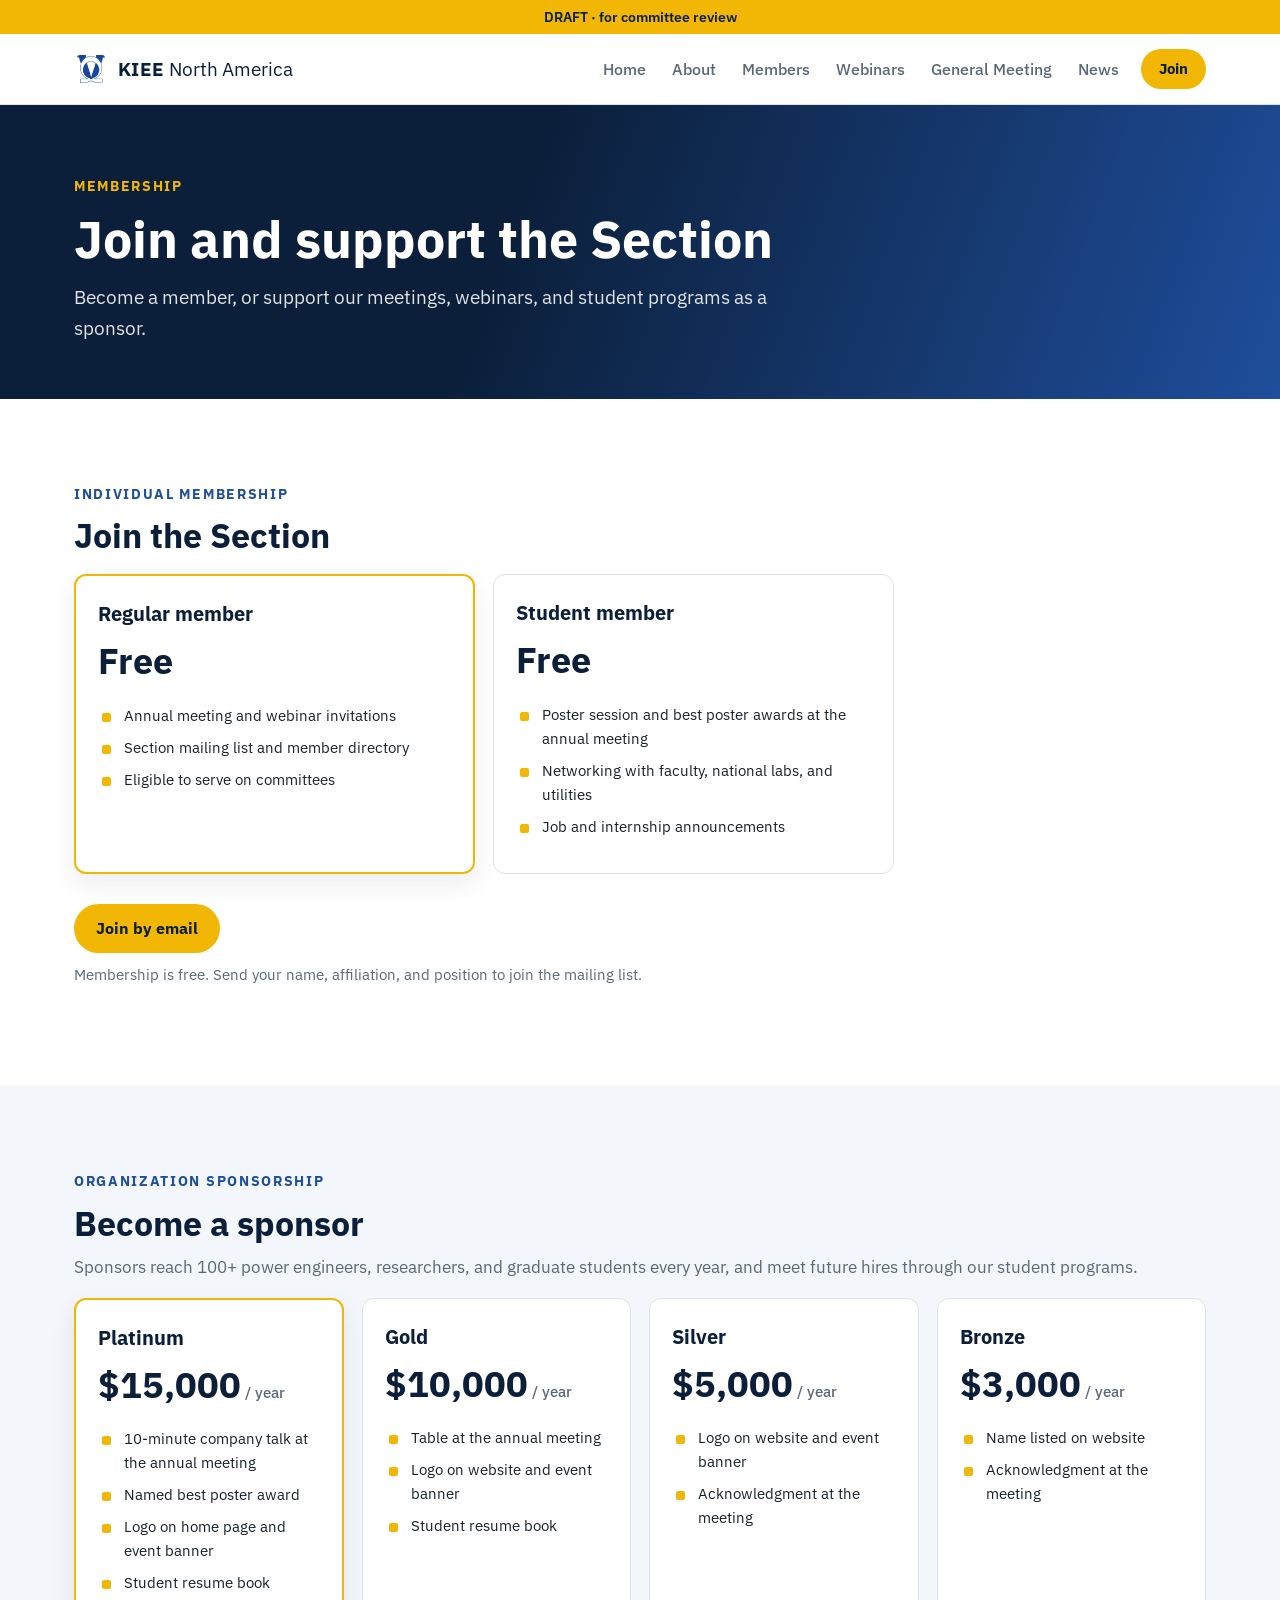
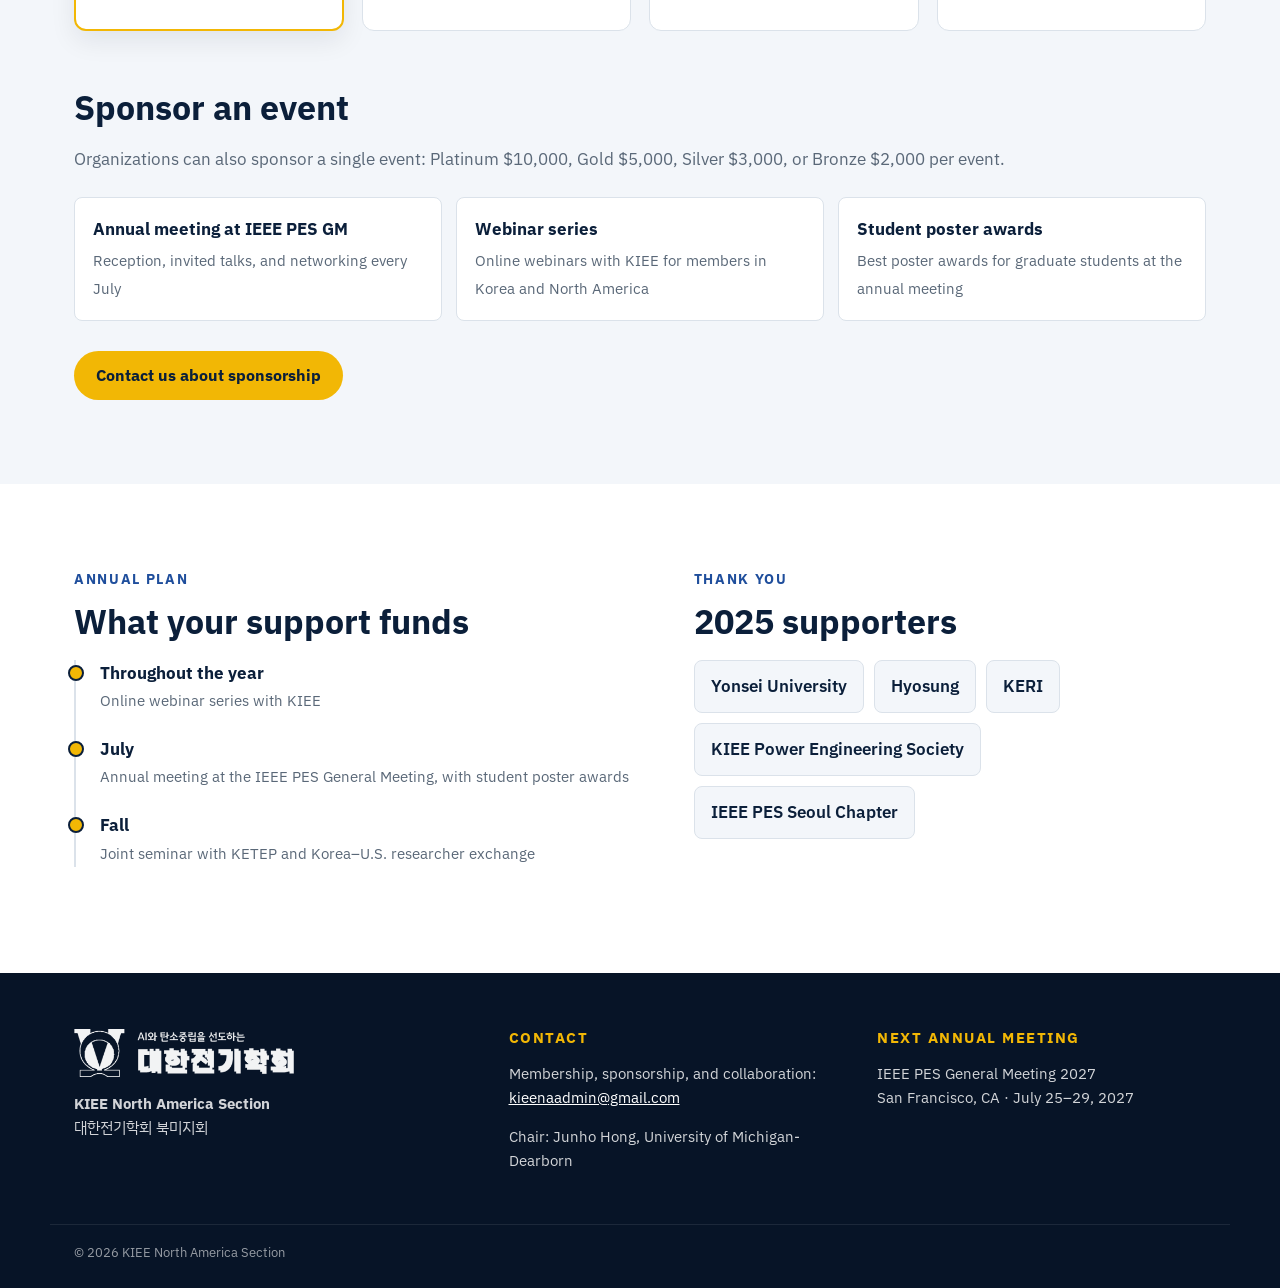
<file: membership.html>
<!DOCTYPE html>
<html lang="en">
<head>
<meta charset="utf-8">
<meta name="viewport" content="width=device-width, initial-scale=1">
<title>Membership · KIEE North America Section</title>
<meta name="description" content="KIEE North America Section (대한전기학회 북미지회): Korean power and energy engineers across North America.">
<link rel="icon" href="img/kiee-emblem.png">
<meta name="robots" content="noindex, nofollow">
<link rel="preconnect" href="https://fonts.googleapis.com">
<link href="https://fonts.googleapis.com/css2?family=IBM+Plex+Sans:wght@400;500;600;700&family=IBM+Plex+Sans+KR:wght@400;600;700&display=swap" rel="stylesheet">
<link rel="stylesheet" href="style.css">
</head>
<body class="">
<div class="draftbar">DRAFT · for committee review · please send comments to kieenaadmin@gmail.com</div><a class="skip" href="#main">Skip to content</a>
<header class="site" id="top"><div class="wrap bar">
  <a class="brand" href="index.html"><img src="img/kiee-emblem.png" alt=""><span><b>KIEE</b> North America</span></a>
  <button class="menu-btn" aria-expanded="false" aria-controls="nav" aria-label="Menu"><span></span><span></span><span></span></button>
  <nav id="nav" aria-label="Main"><ul><li><a href="index.html">Home</a></li><li><a href="about.html">About</a></li><li><a href="members.html">Members</a></li><li><a href="webinars.html">Webinars</a></li><li><a href="meetings.html">General Meeting</a></li><li><a href="news.html">News</a></li></ul><a class="join" href="membership.html">Join</a></nav>
</div></header>
<main id="main"><section class="phero"><div class="wrap"><p class="eyebrow">Membership</p><h1>Join and support the Section</h1><p class="lead">Become a member, or support our meetings, webinars, and student programs as a sponsor.</p></div></section>
<section class="sec"><div class="wrap">
  <p class="eyebrow">Individual membership</p>
  <h2>Join the Section</h2>
  <div class="tiers t2">
    <div class="tier top"><h3>Regular member</h3><div class="amt">Free</div><ul class="check">
      <li>Annual meeting and webinar invitations</li><li>Section mailing list and member directory</li><li>Eligible to serve on committees</li></ul></div>
    <div class="tier"><h3>Student member</h3><div class="amt">Free</div><ul class="check">
      <li>Poster session and best poster awards at the annual meeting</li><li>Networking with faculty, national labs, and utilities</li><li>Job and internship announcements</li></ul></div>
  </div>
  <div class="btns"><a class="btn" href="mailto:kieenaadmin@gmail.com?subject=KIEE%20NA%20membership">Join by email</a></div>
  <p class="note">Membership is free. Send your name, affiliation, and position to join the mailing list.</p>
</div></section>

<section class="sec alt"><div class="wrap">
  <p class="eyebrow">Organization sponsorship</p>
  <h2>Become a sponsor</h2>
  <p class="lead2">Sponsors reach 100+ power engineers, researchers, and graduate students every year, and meet future hires through our student programs.</p>
  <div class="tiers t4">
    <div class="tier top"><h3>Platinum</h3><div class="amt">$15,000<small> / year</small></div><ul class="check">
      <li>10-minute company talk at the annual meeting</li><li>Named best poster award</li><li>Logo on home page and event banner</li><li>Student resume book</li></ul></div>
    <div class="tier"><h3>Gold</h3><div class="amt">$10,000<small> / year</small></div><ul class="check">
      <li>Table at the annual meeting</li><li>Logo on website and event banner</li><li>Student resume book</li></ul></div>
    <div class="tier"><h3>Silver</h3><div class="amt">$5,000<small> / year</small></div><ul class="check">
      <li>Logo on website and event banner</li><li>Acknowledgment at the meeting</li></ul></div>
    <div class="tier"><h3>Bronze</h3><div class="amt">$3,000<small> / year</small></div><ul class="check">
      <li>Name listed on website</li><li>Acknowledgment at the meeting</li></ul></div>
  </div>
  <h2 style="margin-top:56px">Sponsor an event</h2>
  <p class="lead2" style="margin-top:0">Organizations can also sponsor a single event: Platinum $10,000, Gold $5,000, Silver $3,000, or Bronze $2,000 per event.</p>
  <ul class="areas a3">
    <li><b>Annual meeting at IEEE PES GM</b><span>Reception, invited talks, and networking every July</span></li>
    <li><b>Webinar series</b><span>Online webinars with KIEE for members in Korea and North America</span></li>
    <li><b>Student poster awards</b><span>Best poster awards for graduate students at the annual meeting</span></li>
  </ul>
  <div class="btns"><a class="btn" href="mailto:kieenaadmin@gmail.com?subject=KIEE%20NA%20sponsorship">Contact us about sponsorship</a></div>
</div></section>

<section class="sec"><div class="wrap two">
  <div>
    <p class="eyebrow">Annual plan</p>
    <h2>What your support funds</h2>
    <ol class="tl">
      <li><b>Throughout the year</b><span>Online webinar series with KIEE</span></li>
      <li><b>July</b><span>Annual meeting at the IEEE PES General Meeting, with student poster awards</span></li>
      <li><b>Fall</b><span>Joint seminar with KETEP and Korea–U.S. researcher exchange</span></li>
    </ol>
  </div>
  <div>
    <p class="eyebrow">Thank you</p>
    <h2>2025 supporters</h2>
    <ul class="logos"><li>Yonsei University</li><li>Hyosung</li><li>KERI</li><li>KIEE Power Engineering Society</li><li>IEEE PES Seoul Chapter</li></ul>
  </div>
</div></section>
</main>
<footer class="site" id="contact"><div class="wrap fgrid">
  <div>
    <img class="flogo" src="img/kiee-logo-white.png" alt="The Korean Institute of Electrical Engineers">
    <p><b>KIEE North America Section</b><br>대한전기학회 북미지회</p>
  </div>
  <div>
    <h2>Contact</h2>
    <p>Membership, sponsorship, and collaboration:<br><a href="mailto:kieenaadmin@gmail.com">kieenaadmin@gmail.com</a></p>
    <p>Chair: Junho Hong, University of Michigan-Dearborn</p>
  </div>
  <div>
    <h2>Next annual meeting</h2>
    <p>IEEE PES General Meeting 2027<br>San Francisco, CA · July 25–29, 2027</p>
  </div>
</div><div class="wrap copy">© 2026 KIEE North America Section</div></footer>
<script>
(function(){
  var b=document.querySelector('.menu-btn'), n=document.getElementById('nav'), h=document.querySelector('header.site');
  b.addEventListener('click',function(){var o=n.classList.toggle('open');b.setAttribute('aria-expanded',o);});
  if(h.classList.contains('over')){var f=function(){h.classList.toggle('solid',window.scrollY>40);};f();window.addEventListener('scroll',f,{passive:true});}
})();
</script>
<script data-goatcounter="https://kiee-na.goatcounter.com/count" async src="//gc.zgo.at/count.js"></script>
</body>
</html>
</file>
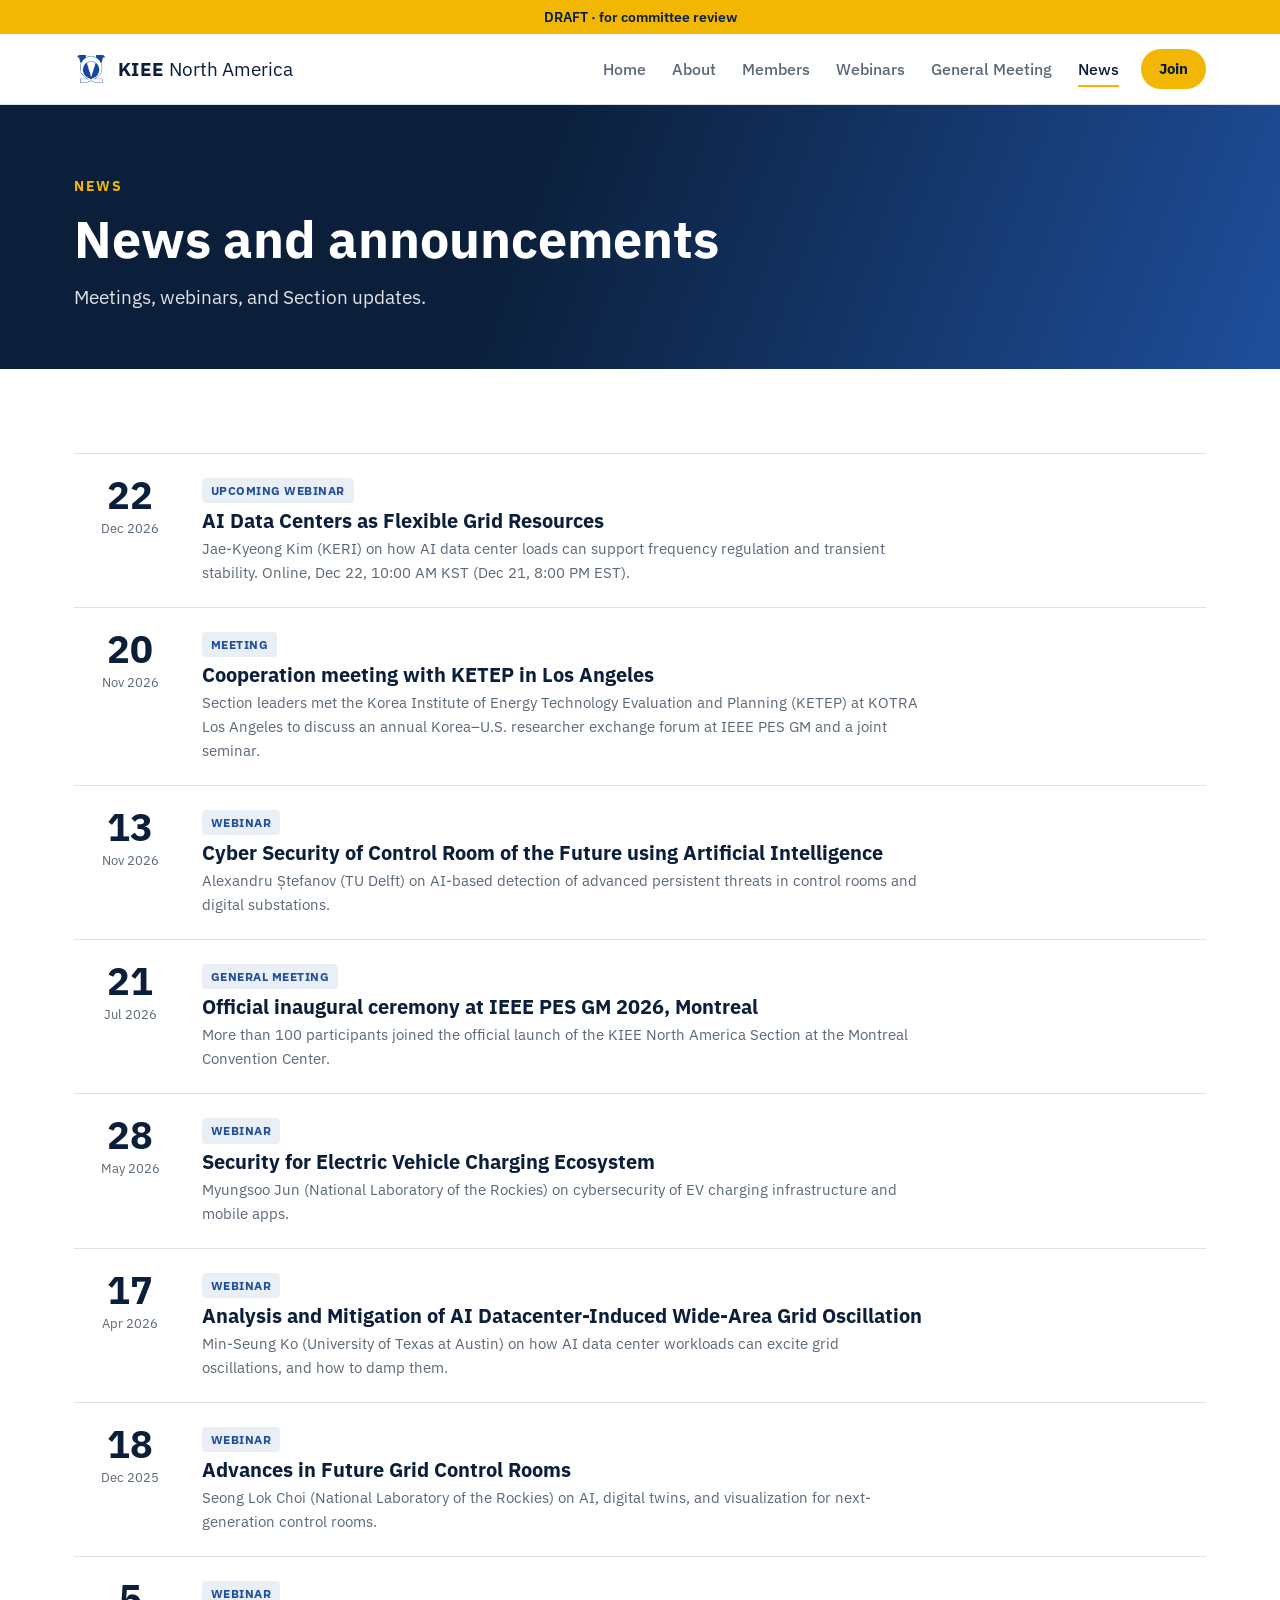
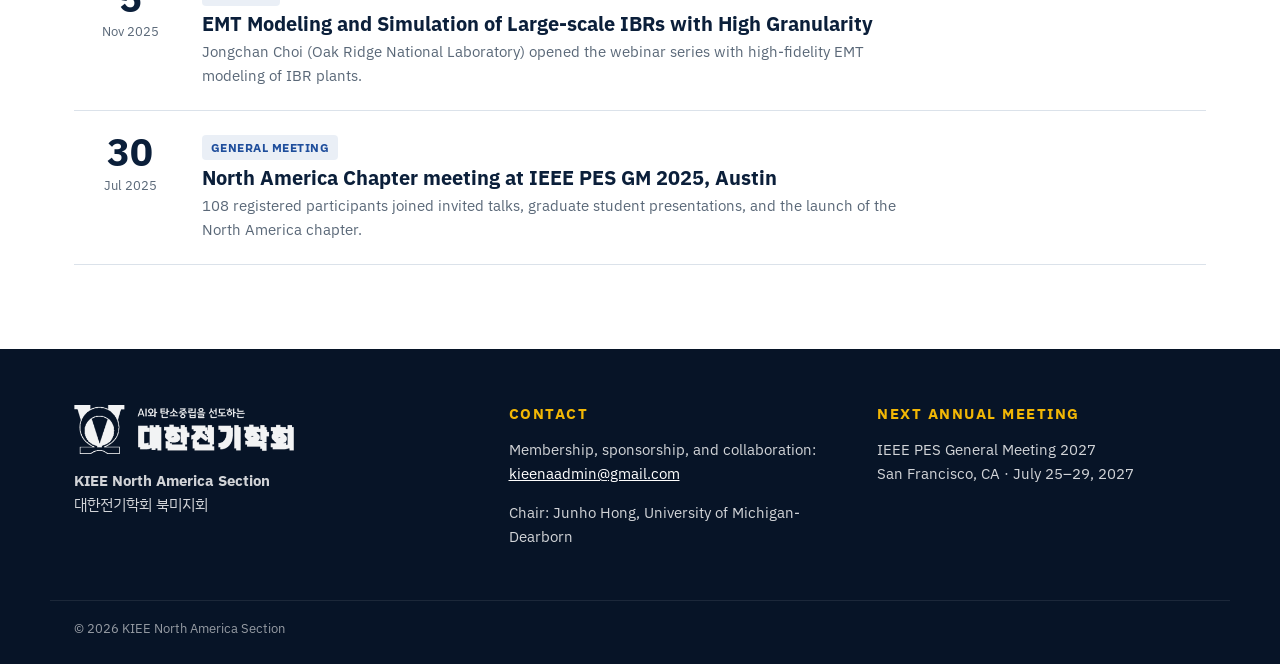
<file: news.html>
<!DOCTYPE html>
<html lang="en">
<head>
<meta charset="utf-8">
<meta name="viewport" content="width=device-width, initial-scale=1">
<title>News · KIEE North America Section</title>
<meta name="description" content="KIEE North America Section (대한전기학회 북미지회): Korean power and energy engineers across North America.">
<link rel="icon" href="img/kiee-emblem.png">
<meta name="robots" content="noindex, nofollow">
<link rel="preconnect" href="https://fonts.googleapis.com">
<link href="https://fonts.googleapis.com/css2?family=IBM+Plex+Sans:wght@400;500;600;700&family=IBM+Plex+Sans+KR:wght@400;600;700&display=swap" rel="stylesheet">
<link rel="stylesheet" href="style.css">
</head>
<body class="">
<div class="draftbar">DRAFT · for committee review · please send comments to kieenaadmin@gmail.com</div><a class="skip" href="#main">Skip to content</a>
<header class="site" id="top"><div class="wrap bar">
  <a class="brand" href="index.html"><img src="img/kiee-emblem.png" alt=""><span><b>KIEE</b> North America</span></a>
  <button class="menu-btn" aria-expanded="false" aria-controls="nav" aria-label="Menu"><span></span><span></span><span></span></button>
  <nav id="nav" aria-label="Main"><ul><li><a href="index.html">Home</a></li><li><a href="about.html">About</a></li><li><a href="members.html">Members</a></li><li><a href="webinars.html">Webinars</a></li><li><a href="meetings.html">General Meeting</a></li><li><a href="news.html" aria-current="page">News</a></li></ul><a class="join" href="membership.html">Join</a></nav>
</div></header>
<main id="main"><section class="phero"><div class="wrap"><p class="eyebrow">News</p><h1>News and announcements</h1><p class="lead">Meetings, webinars, and Section updates.</p></div></section><section class="sec"><div class="wrap"><ul class="newslist"><li class="news"><a href="webinars.html#w6"><time datetime="2026-12-22"><b>22</b><span>Dec 2026</span></time><div><span class="tag">Upcoming webinar</span><h3>AI Data Centers as Flexible Grid Resources</h3><p>Jae-Kyeong Kim (KERI) on how AI data center loads can support frequency regulation and transient stability. Online, Dec 22, 10:00 AM KST (Dec 21, 8:00 PM EST).</p></div></a></li><li class="news"><a href="meetings.html"><time datetime="2026-11-20"><b>20</b><span>Nov 2026</span></time><div><span class="tag">Meeting</span><h3>Cooperation meeting with KETEP in Los Angeles</h3><p>Section leaders met the Korea Institute of Energy Technology Evaluation and Planning (KETEP) at KOTRA Los Angeles to discuss an annual Korea–U.S. researcher exchange forum at IEEE PES GM and a joint seminar.</p></div></a></li><li class="news"><a href="webinars.html#w5"><time datetime="2026-11-13"><b>13</b><span>Nov 2026</span></time><div><span class="tag">Webinar</span><h3>Cyber Security of Control Room of the Future using Artificial Intelligence</h3><p>Alexandru Ștefanov (TU Delft) on AI-based detection of advanced persistent threats in control rooms and digital substations.</p></div></a></li><li class="news"><a href="meetings.html#gm2026"><time datetime="2026-07-21"><b>21</b><span>Jul 2026</span></time><div><span class="tag">General Meeting</span><h3>Official inaugural ceremony at IEEE PES GM 2026, Montreal</h3><p>More than 100 participants joined the official launch of the KIEE North America Section at the Montreal Convention Center.</p></div></a></li><li class="news"><a href="webinars.html#w4"><time datetime="2026-05-28"><b>28</b><span>May 2026</span></time><div><span class="tag">Webinar</span><h3>Security for Electric Vehicle Charging Ecosystem</h3><p>Myungsoo Jun (National Laboratory of the Rockies) on cybersecurity of EV charging infrastructure and mobile apps.</p></div></a></li><li class="news"><a href="webinars.html#w3"><time datetime="2026-04-17"><b>17</b><span>Apr 2026</span></time><div><span class="tag">Webinar</span><h3>Analysis and Mitigation of AI Datacenter-Induced Wide-Area Grid Oscillation</h3><p>Min-Seung Ko (University of Texas at Austin) on how AI data center workloads can excite grid oscillations, and how to damp them.</p></div></a></li><li class="news"><a href="webinars.html#w2"><time datetime="2025-12-18"><b>18</b><span>Dec 2025</span></time><div><span class="tag">Webinar</span><h3>Advances in Future Grid Control Rooms</h3><p>Seong Lok Choi (National Laboratory of the Rockies) on AI, digital twins, and visualization for next-generation control rooms.</p></div></a></li><li class="news"><a href="webinars.html#w1"><time datetime="2025-11-05"><b>5</b><span>Nov 2025</span></time><div><span class="tag">Webinar</span><h3>EMT Modeling and Simulation of Large-scale IBRs with High Granularity</h3><p>Jongchan Choi (Oak Ridge National Laboratory) opened the webinar series with high-fidelity EMT modeling of IBR plants.</p></div></a></li><li class="news"><a href="meetings.html#gm2025"><time datetime="2025-07-30"><b>30</b><span>Jul 2025</span></time><div><span class="tag">General Meeting</span><h3>North America Chapter meeting at IEEE PES GM 2025, Austin</h3><p>108 registered participants joined invited talks, graduate student presentations, and the launch of the North America chapter.</p></div></a></li></ul></div></section></main>
<footer class="site" id="contact"><div class="wrap fgrid">
  <div>
    <img class="flogo" src="img/kiee-logo-white.png" alt="The Korean Institute of Electrical Engineers">
    <p><b>KIEE North America Section</b><br>대한전기학회 북미지회</p>
  </div>
  <div>
    <h2>Contact</h2>
    <p>Membership, sponsorship, and collaboration:<br><a href="mailto:kieenaadmin@gmail.com">kieenaadmin@gmail.com</a></p>
    <p>Chair: Junho Hong, University of Michigan-Dearborn</p>
  </div>
  <div>
    <h2>Next annual meeting</h2>
    <p>IEEE PES General Meeting 2027<br>San Francisco, CA · July 25–29, 2027</p>
  </div>
</div><div class="wrap copy">© 2026 KIEE North America Section</div></footer>
<script>
(function(){
  var b=document.querySelector('.menu-btn'), n=document.getElementById('nav'), h=document.querySelector('header.site');
  b.addEventListener('click',function(){var o=n.classList.toggle('open');b.setAttribute('aria-expanded',o);});
  if(h.classList.contains('over')){var f=function(){h.classList.toggle('solid',window.scrollY>40);};f();window.addEventListener('scroll',f,{passive:true});}
})();
</script>
<script data-goatcounter="https://kiee-na.goatcounter.com/count" async src="//gc.zgo.at/count.js"></script>
</body>
</html>
</file>
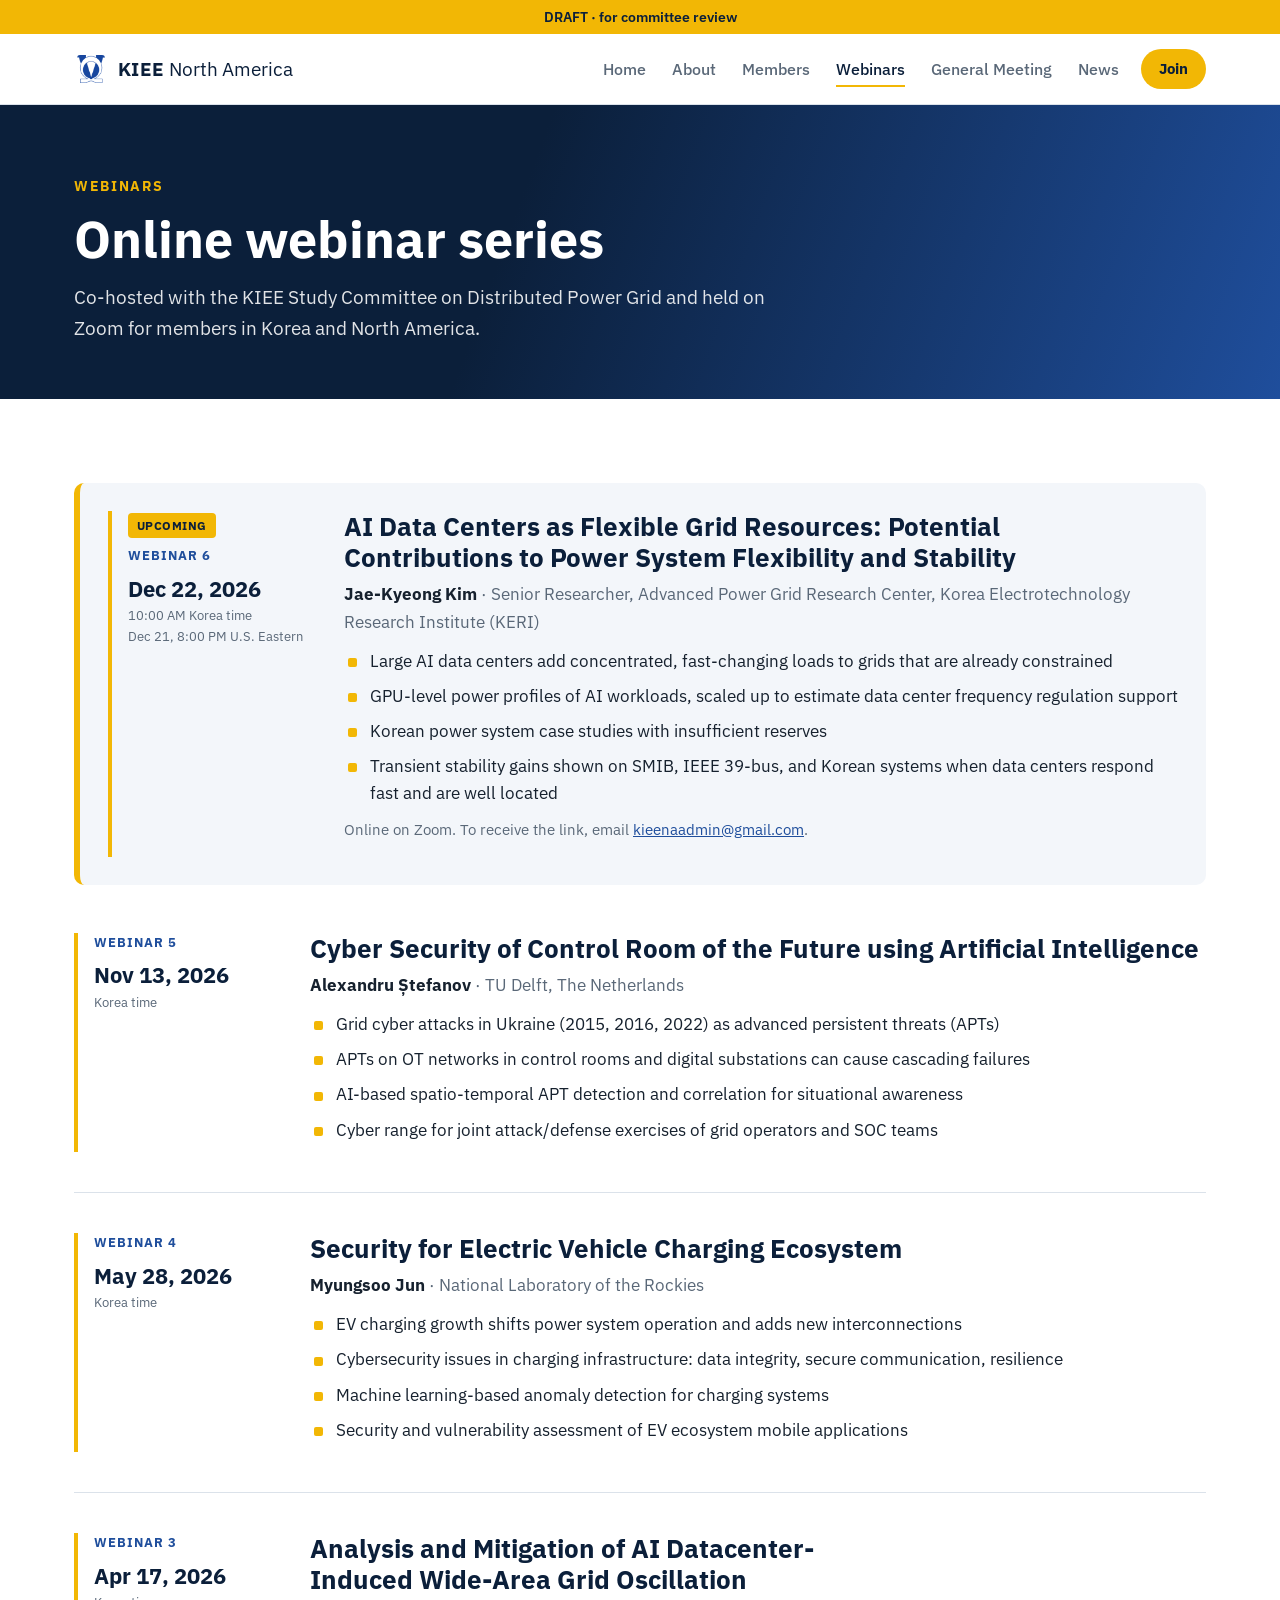
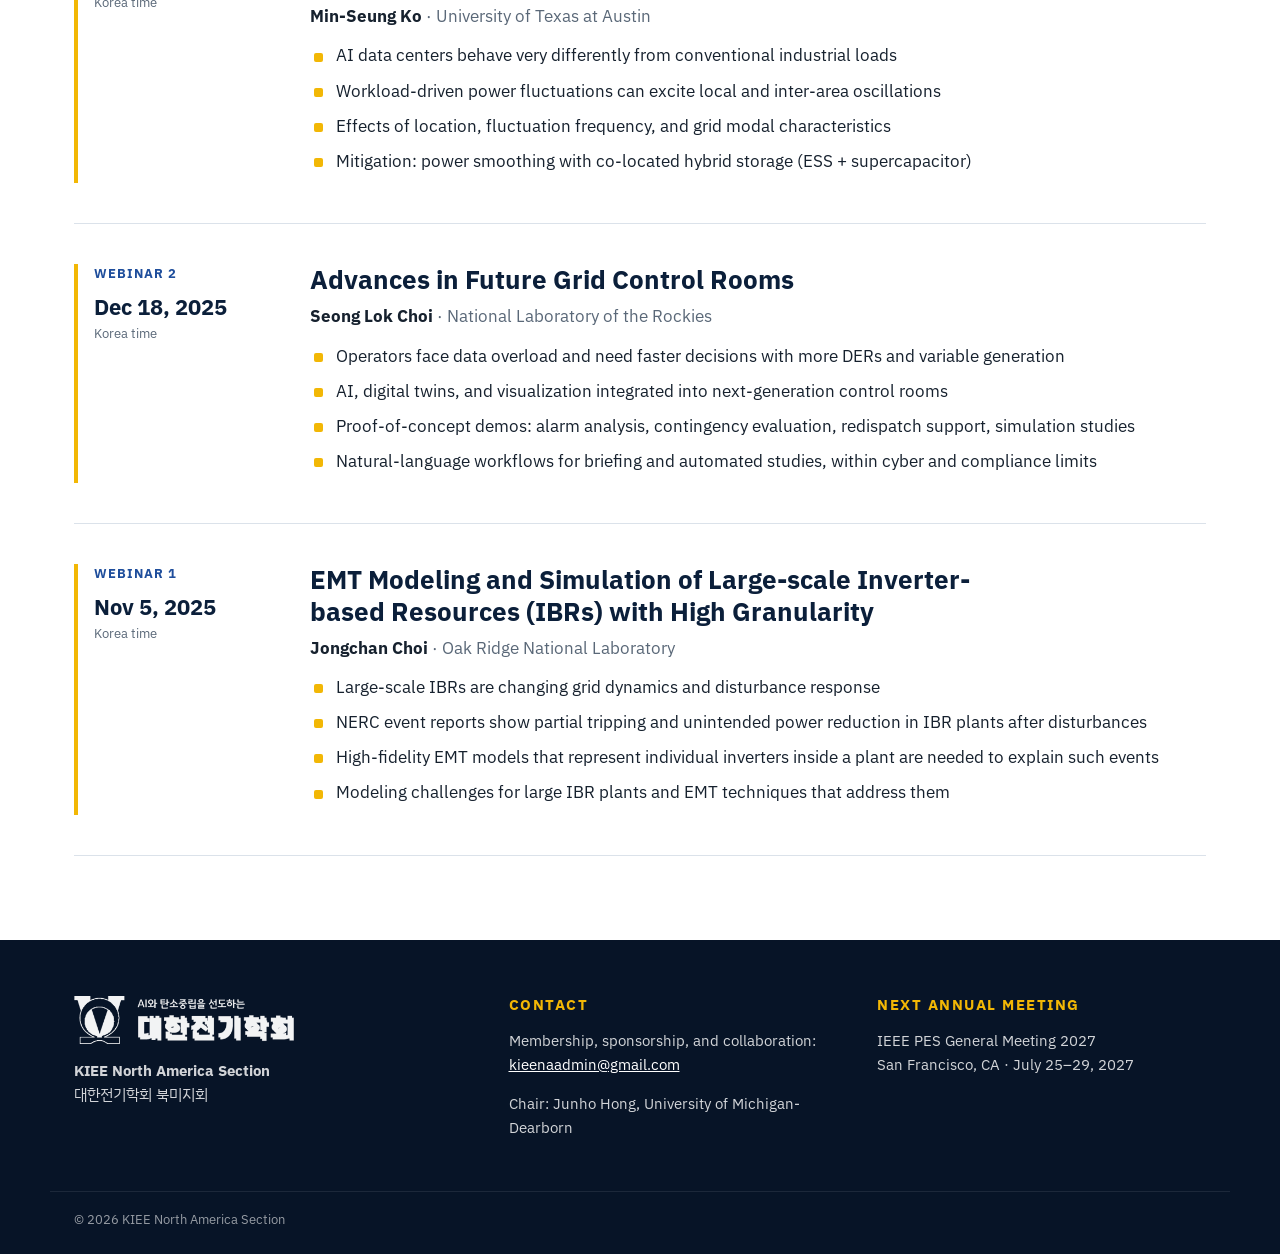
<file: webinars.html>
<!DOCTYPE html>
<html lang="en">
<head>
<meta charset="utf-8">
<meta name="viewport" content="width=device-width, initial-scale=1">
<title>Webinars · KIEE North America Section</title>
<meta name="description" content="KIEE North America Section (대한전기학회 북미지회): Korean power and energy engineers across North America.">
<link rel="icon" href="img/kiee-emblem.png">
<meta name="robots" content="noindex, nofollow">
<link rel="preconnect" href="https://fonts.googleapis.com">
<link href="https://fonts.googleapis.com/css2?family=IBM+Plex+Sans:wght@400;500;600;700&family=IBM+Plex+Sans+KR:wght@400;600;700&display=swap" rel="stylesheet">
<link rel="stylesheet" href="style.css">
</head>
<body class="">
<div class="draftbar">DRAFT · for committee review · please send comments to kieenaadmin@gmail.com</div><a class="skip" href="#main">Skip to content</a>
<header class="site" id="top"><div class="wrap bar">
  <a class="brand" href="index.html"><img src="img/kiee-emblem.png" alt=""><span><b>KIEE</b> North America</span></a>
  <button class="menu-btn" aria-expanded="false" aria-controls="nav" aria-label="Menu"><span></span><span></span><span></span></button>
  <nav id="nav" aria-label="Main"><ul><li><a href="index.html">Home</a></li><li><a href="about.html">About</a></li><li><a href="members.html">Members</a></li><li><a href="webinars.html" aria-current="page">Webinars</a></li><li><a href="meetings.html">General Meeting</a></li><li><a href="news.html">News</a></li></ul><a class="join" href="membership.html">Join</a></nav>
</div></header>
<main id="main"><section class="phero"><div class="wrap"><p class="eyebrow">Webinars</p><h1>Online webinar series</h1><p class="lead">Co-hosted with the KIEE Study Committee on Distributed Power Grid and held on Zoom for members in Korea and North America.</p></div></section><section class="sec"><div class="wrap"><article class="web upcoming" id="w6"><div class="wmeta"><span class="tag gold">Upcoming</span><span class="no">Webinar 6</span><time>Dec 22, 2026</time><span class="kst">10:00 AM Korea time</span><span class="kst">Dec 21, 8:00 PM U.S. Eastern</span></div><div><h2>AI Data Centers as Flexible Grid Resources: Potential Contributions to Power System Flexibility and Stability</h2><p class="spk"><b>Jae-Kyeong Kim</b> · Senior Researcher, Advanced Power Grid Research Center, Korea Electrotechnology Research Institute (KERI)</p><ul class="check"><li>Large AI data centers add concentrated, fast-changing loads to grids that are already constrained</li><li>GPU-level power profiles of AI workloads, scaled up to estimate data center frequency regulation support</li><li>Korean power system case studies with insufficient reserves</li><li>Transient stability gains shown on SMIB, IEEE 39-bus, and Korean systems when data centers respond fast and are well located</li></ul><p class="note">Online on Zoom. To receive the link, email <a href="mailto:kieenaadmin@gmail.com?subject=Webinar%206%20Zoom%20link">kieenaadmin@gmail.com</a>.</p></div></article><article class="web" id="w5"><div class="wmeta"><span class="no">Webinar 5</span><time>Nov 13, 2026</time><span class="kst">Korea time</span></div><div><h2>Cyber Security of Control Room of the Future using Artificial Intelligence</h2><p class="spk"><b>Alexandru Ștefanov</b> · TU Delft, The Netherlands</p><ul class="check"><li>Grid cyber attacks in Ukraine (2015, 2016, 2022) as advanced persistent threats (APTs)</li><li>APTs on OT networks in control rooms and digital substations can cause cascading failures</li><li>AI-based spatio-temporal APT detection and correlation for situational awareness</li><li>Cyber range for joint attack/defense exercises of grid operators and SOC teams</li></ul></div></article><article class="web" id="w4"><div class="wmeta"><span class="no">Webinar 4</span><time>May 28, 2026</time><span class="kst">Korea time</span></div><div><h2>Security for Electric Vehicle Charging Ecosystem</h2><p class="spk"><b>Myungsoo Jun</b> · National Laboratory of the Rockies</p><ul class="check"><li>EV charging growth shifts power system operation and adds new interconnections</li><li>Cybersecurity issues in charging infrastructure: data integrity, secure communication, resilience</li><li>Machine learning-based anomaly detection for charging systems</li><li>Security and vulnerability assessment of EV ecosystem mobile applications</li></ul></div></article><article class="web" id="w3"><div class="wmeta"><span class="no">Webinar 3</span><time>Apr 17, 2026</time><span class="kst">Korea time</span></div><div><h2>Analysis and Mitigation of AI Datacenter-Induced Wide-Area Grid Oscillation</h2><p class="spk"><b>Min-Seung Ko</b> · University of Texas at Austin</p><ul class="check"><li>AI data centers behave very differently from conventional industrial loads</li><li>Workload-driven power fluctuations can excite local and inter-area oscillations</li><li>Effects of location, fluctuation frequency, and grid modal characteristics</li><li>Mitigation: power smoothing with co-located hybrid storage (ESS + supercapacitor)</li></ul></div></article><article class="web" id="w2"><div class="wmeta"><span class="no">Webinar 2</span><time>Dec 18, 2025</time><span class="kst">Korea time</span></div><div><h2>Advances in Future Grid Control Rooms</h2><p class="spk"><b>Seong Lok Choi</b> · National Laboratory of the Rockies</p><ul class="check"><li>Operators face data overload and need faster decisions with more DERs and variable generation</li><li>AI, digital twins, and visualization integrated into next-generation control rooms</li><li>Proof-of-concept demos: alarm analysis, contingency evaluation, redispatch support, simulation studies</li><li>Natural-language workflows for briefing and automated studies, within cyber and compliance limits</li></ul></div></article><article class="web" id="w1"><div class="wmeta"><span class="no">Webinar 1</span><time>Nov 5, 2025</time><span class="kst">Korea time</span></div><div><h2>EMT Modeling and Simulation of Large-scale Inverter-based Resources (IBRs) with High Granularity</h2><p class="spk"><b>Jongchan Choi</b> · Oak Ridge National Laboratory</p><ul class="check"><li>Large-scale IBRs are changing grid dynamics and disturbance response</li><li>NERC event reports show partial tripping and unintended power reduction in IBR plants after disturbances</li><li>High-fidelity EMT models that represent individual inverters inside a plant are needed to explain such events</li><li>Modeling challenges for large IBR plants and EMT techniques that address them</li></ul></div></article></div></section></main>
<footer class="site" id="contact"><div class="wrap fgrid">
  <div>
    <img class="flogo" src="img/kiee-logo-white.png" alt="The Korean Institute of Electrical Engineers">
    <p><b>KIEE North America Section</b><br>대한전기학회 북미지회</p>
  </div>
  <div>
    <h2>Contact</h2>
    <p>Membership, sponsorship, and collaboration:<br><a href="mailto:kieenaadmin@gmail.com">kieenaadmin@gmail.com</a></p>
    <p>Chair: Junho Hong, University of Michigan-Dearborn</p>
  </div>
  <div>
    <h2>Next annual meeting</h2>
    <p>IEEE PES General Meeting 2027<br>San Francisco, CA · July 25–29, 2027</p>
  </div>
</div><div class="wrap copy">© 2026 KIEE North America Section</div></footer>
<script>
(function(){
  var b=document.querySelector('.menu-btn'), n=document.getElementById('nav'), h=document.querySelector('header.site');
  b.addEventListener('click',function(){var o=n.classList.toggle('open');b.setAttribute('aria-expanded',o);});
  if(h.classList.contains('over')){var f=function(){h.classList.toggle('solid',window.scrollY>40);};f();window.addEventListener('scroll',f,{passive:true});}
})();
</script>
<script data-goatcounter="https://kiee-na.goatcounter.com/count" async src="//gc.zgo.at/count.js"></script>
</body>
</html>
</file>
<file: style.css>
/* KIEE North America Section — navy + KIEE blue, photo-led hero (KSEA-style) */
:root{
  --navy:#0b1f3a; --blue:#1f4e9c; --accent:#f2b705; --ink:#16212e; --muted:#5a6878;
  --bg:#ffffff; --alt:#f3f6fa; --line:#dbe2ea; --map:#e5ebf2; --mapline:#b9c5d3;
  --font:"IBM Plex Sans","IBM Plex Sans KR","Segoe UI",Arial,sans-serif;
}
*{box-sizing:border-box}
html{scroll-behavior:smooth}
@media (prefers-reduced-motion:reduce){html{scroll-behavior:auto}*{transition:none!important;animation:none!important}}
body{margin:0;font-family:var(--font);color:var(--ink);background:var(--bg);font-size:17px;line-height:1.6}
img{max-width:100%;display:block}
a{color:var(--blue)}
h1,h2,h3{line-height:1.2;margin:0;text-wrap:balance}
.wrap{max-width:1180px;margin:0 auto;padding:0 24px}
.skip{position:absolute;left:-999px}.skip:focus{left:12px;top:12px;z-index:99;background:#fff;padding:8px}
:focus-visible{outline:3px solid var(--accent);outline-offset:2px}

/* header */
header.site{position:sticky;top:0;z-index:50;background:var(--bg);border-bottom:1px solid var(--line);transition:background .25s,border-color .25s}
header.site.over{position:fixed;left:0;right:0;background:transparent;border-color:transparent}
header.site.over.solid{background:rgba(11,31,58,.94);backdrop-filter:blur(6px)}
.bar{display:flex;align-items:center;gap:24px;min-height:70px}
.brand{display:flex;align-items:center;gap:10px;text-decoration:none;color:var(--navy);font-size:19px;white-space:nowrap}
.brand img{width:34px;height:34px;background:#fff;border-radius:6px;padding:3px}
.brand b{font-weight:700;letter-spacing:.02em}
#nav{display:flex;align-items:center;gap:22px;margin-left:auto}
#nav ul{display:flex;gap:26px;list-style:none;margin:0;padding:0}
#nav ul a{text-decoration:none;color:var(--muted);font-weight:500;font-size:16px;padding:6px 0;border-bottom:2px solid transparent}
#nav ul a:hover,#nav ul a[aria-current]{color:var(--navy);border-color:var(--accent)}
.join{background:var(--accent);color:var(--navy);text-decoration:none;font-weight:700;font-size:15px;padding:8px 18px;border-radius:999px}
header.over .brand,header.over #nav ul a{color:#fff}
header.over #nav ul a[aria-current]{color:#fff}
.menu-btn{display:none;margin-left:auto;background:none;border:0;padding:8px;cursor:pointer}
.menu-btn span{display:block;width:24px;height:2px;background:currentColor;margin:5px 0}
header.over .menu-btn{color:#fff}
@media (max-width:900px){
  .menu-btn{display:block}
  #nav{display:none;position:absolute;top:70px;left:0;right:0;background:var(--navy);flex-direction:column;align-items:flex-start;padding:16px 24px 24px;gap:14px}
  #nav.open{display:flex}
  #nav ul{flex-direction:column;gap:10px}
  #nav ul a{color:#fff}
}

/* hero */
.hero{position:relative;min-height:100vh;min-height:100svh;display:flex;align-items:center;color:#fff;overflow:hidden;background:var(--navy)}
.slides .slide{position:absolute;inset:0;background-size:cover;background-position:center 35%;opacity:0;transition:opacity 1.4s;transform:scale(1.04)}
.slides .slide.on{opacity:1}
.hero::after{content:"";position:absolute;inset:0;background:linear-gradient(90deg,rgba(8,22,44,.88) 0%,rgba(8,22,44,.62) 45%,rgba(8,22,44,.25) 100%)}
.hero-in{position:relative;z-index:2;padding-top:90px;padding-bottom:80px}
.kicker{font-size:15px;letter-spacing:.14em;text-transform:uppercase;font-weight:600;color:var(--accent);margin:0 0 10px}
.mega{font-size:clamp(84px,15vw,200px);font-weight:700;letter-spacing:-.03em;line-height:.9;margin:0}
.mega span{color:var(--accent);margin-left:.12em}
.tag1{font-size:clamp(24px,3.2vw,40px);font-weight:500;line-height:1.25;margin:22px 0 8px}
.hero .kr{font-size:20px;opacity:.85;margin:0}
.btns{display:flex;gap:12px;flex-wrap:wrap;margin-top:30px}
.btn{display:inline-block;background:var(--accent);color:var(--navy);font-weight:700;text-decoration:none;padding:12px 22px;border-radius:999px;font-size:16px}
.btn.ghost{background:transparent;color:#fff;box-shadow:inset 0 0 0 2px rgba(255,255,255,.8)}
.scroll{position:absolute;bottom:28px;left:50%;z-index:2;width:26px;height:42px;border:2px solid rgba(255,255,255,.7);border-radius:14px;transform:translateX(-50%)}
.scroll::after{content:"";position:absolute;left:50%;top:8px;width:4px;height:8px;margin-left:-2px;background:#fff;border-radius:2px;animation:sc 1.8s infinite}
@keyframes sc{0%{opacity:1;transform:translateY(0)}100%{opacity:0;transform:translateY(12px)}}

/* stats */
.stats{background:var(--navy);color:#fff}
.sgrid{display:grid;grid-template-columns:repeat(4,1fr);gap:0}
.sgrid div{padding:38px 20px;border-left:1px solid rgba(255,255,255,.15)}
.sgrid div:first-child{border-left:0}
.sgrid b{display:block;font-size:44px;color:var(--accent);font-variant-numeric:tabular-nums;line-height:1.1}
.sgrid span{font-size:15px;opacity:.85}
@media (max-width:800px){.sgrid{grid-template-columns:1fr 1fr}.sgrid div{border-left:0;border-top:1px solid rgba(255,255,255,.15)}}

/* sections */
.sec{padding:84px 0}
.sec.alt{background:var(--alt)}
.eyebrow{font-size:14px;font-weight:700;letter-spacing:.12em;text-transform:uppercase;color:var(--blue);margin:0 0 10px}
.sec h2{font-size:34px;color:var(--navy);margin-bottom:18px}
.two{display:grid;grid-template-columns:1.1fr 1fr;gap:56px;align-items:start}
@media (max-width:860px){.two{grid-template-columns:1fr;gap:36px}}
.more{font-weight:600;text-decoration:none}
.more::after{content:" →"}
.pillars{list-style:none;margin:0;padding:0;display:grid;grid-template-columns:1fr 1fr;gap:14px}
.pillars li{background:var(--alt);border-top:4px solid var(--accent);padding:20px;border-radius:6px}
.pillars b{display:block;font-size:20px;color:var(--navy);margin-bottom:4px}
.pillars span{font-size:15px;color:var(--muted)}
.sechead{display:flex;justify-content:space-between;align-items:end;gap:20px;margin-bottom:10px}

/* news */
.newslist{list-style:none;margin:0;padding:0;border-top:1px solid var(--line)}
.news a{display:grid;grid-template-columns:96px 1fr;gap:24px;padding:22px 8px;border-bottom:1px solid var(--line);text-decoration:none;color:inherit;transition:background .15s}
.news a:hover{background:rgba(31,78,156,.05)}
.news time{text-align:center;color:var(--navy)}
.news time b{display:block;font-size:38px;line-height:1;font-variant-numeric:tabular-nums}
.news time span{font-size:13px;color:var(--muted)}
.news h3{font-size:20px;color:var(--navy);margin:6px 0 4px}
.news p{margin:0;color:var(--muted);font-size:15px;max-width:80ch}
.tag{display:inline-block;font-size:12px;font-weight:700;letter-spacing:.04em;text-transform:uppercase;color:var(--blue);background:rgba(31,78,156,.09);padding:3px 9px;border-radius:4px}
.tag.gold{background:var(--accent);color:var(--navy)}
@media (max-width:560px){.news a{grid-template-columns:64px 1fr;gap:14px}.news time b{font-size:28px}}

/* next */
.next{background:linear-gradient(110deg,var(--navy),var(--blue));color:#fff;padding:56px 0}
.nextin{display:flex;justify-content:space-between;align-items:center;gap:24px;flex-wrap:wrap}
.next .eyebrow{color:var(--accent)}
.next h2{font-size:32px;margin-bottom:6px}
.next p{margin:0;opacity:.9}

/* page hero */
.phero{background:var(--navy);color:#fff;padding:70px 0 56px;background-image:linear-gradient(110deg,var(--navy) 40%,var(--blue))}
.phero .eyebrow{color:var(--accent)}
.phero h1{font-size:clamp(34px,5vw,52px)}
.phero .lead{font-size:19px;opacity:.88;max-width:64ch;margin:12px 0 0}
.lead2{color:var(--muted);margin-top:-8px}

ul.check{padding-left:0;list-style:none;margin:0}
ul.check li{position:relative;padding-left:26px;margin:8px 0}
ul.check li::before{content:"";position:absolute;left:4px;top:.6em;width:9px;height:9px;background:var(--accent);border-radius:2px}
.tl{list-style:none;margin:0;padding:0 0 0 24px;border-left:2px solid var(--line)}
.tl li{position:relative;margin:0 0 22px}
.tl li::before{content:"";position:absolute;left:-32px;top:5px;width:12px;height:12px;border-radius:50%;background:var(--accent);border:2px solid var(--navy)}
.tl b{display:block;color:var(--navy)}
.tl span{color:var(--muted);font-size:15px}
.areas{list-style:none;margin:24px 0 0;padding:0;display:grid;grid-template-columns:repeat(4,1fr);gap:14px}
.areas li{background:#fff;border:1px solid var(--line);border-radius:8px;padding:18px}
.areas b{display:block;color:var(--navy);margin-bottom:4px}
.areas span{font-size:15px;color:var(--muted)}
@media (max-width:900px){.areas{grid-template-columns:1fr 1fr}}

/* members */
.mapbox{position:relative;background:var(--alt);border:1px solid var(--line);border-radius:12px;padding:10px}
.mapbox svg{width:100%;height:auto;display:block}
.states{fill:var(--map);stroke:var(--mapline);stroke-width:.8}
.dot{cursor:pointer;outline:none}
.dot .pin{fill:var(--accent);stroke:var(--navy);stroke-width:2.5;transition:r .15s}
.dot .halo{fill:var(--accent);opacity:0;transition:opacity .15s}
.dot .lbl{font:600 13px var(--font);fill:var(--navy);paint-order:stroke;stroke:var(--alt);stroke-width:4px}
.dot:hover .halo,.dot:focus-visible .halo,.dot.on .halo{opacity:.4}
.dot:hover .pin,.dot.on .pin{r:11}
.pop{position:absolute;width:310px;background:#fff;border-radius:10px;border-top:4px solid var(--accent);box-shadow:0 12px 32px rgba(8,22,44,.2);padding:16px;z-index:5;opacity:0;visibility:hidden;transition:opacity .15s;pointer-events:none;font-size:14px;line-height:1.45}
.pop.show{opacity:1;visibility:visible;pointer-events:auto}
.pop.right{margin-left:24px}.pop.left{transform:translateX(calc(-100% - 24px))}
.pop.down{margin-top:-30px}.pop.up{translate:0 calc(-100% + 30px)}
.ph{display:flex;gap:12px;align-items:center;margin-bottom:10px}
.ph img{width:74px;height:74px;border-radius:50%;object-fit:cover;flex:none}
.ph b{display:block;font-size:17px;color:var(--navy)}
.ph span{display:block;color:var(--muted)}
.ph .o{color:var(--ink);font-weight:600}.ph .l{font-size:13px}
.pop ul{margin:0;padding-left:18px}.pop li{margin:3px 0}
.pos{display:block;font-size:14px;font-weight:700;line-height:1.35;color:var(--blue);margin:3px 0 4px}
.ph .pos{display:inline-block;color:var(--navy)}
@media (max-width:640px){.pop{position:fixed;left:16px!important;right:16px;top:auto!important;bottom:16px;width:auto;transform:none!important;translate:none!important;margin:0!important}}
.people{list-style:none;margin:48px 0 0;padding:0;display:grid;grid-template-columns:repeat(4,1fr);gap:34px 24px}
@media (max-width:960px){.people{grid-template-columns:repeat(3,1fr)}}
@media (max-width:680px){.people{grid-template-columns:1fr 1fr}}
.person{text-align:center;padding:10px 8px;border-radius:12px;transition:background .15s}
.person.hl,.person:hover{background:var(--alt)}
.person img{width:150px;height:150px;border-radius:50%;object-fit:cover;margin:0 auto 14px;border:4px solid #fff;box-shadow:0 0 0 2px var(--line)}
.person.hl img{box-shadow:0 0 0 3px var(--accent)}
.person h3{font-size:19px;color:var(--navy)}
.person p{margin:2px 0;font-size:14px}
.person .r{color:var(--muted)}.person .o{font-weight:600}.person .l{color:var(--muted);font-size:13px}
.person details{margin-top:8px;font-size:14px;text-align:left}
.person summary{cursor:pointer;color:var(--blue);font-weight:600;text-align:center;list-style:none}
.person summary::-webkit-details-marker{display:none}
.person summary::after{content:" +"}
.person details[open] summary::after{content:" −"}
.person details ul{padding-left:18px;margin:8px 0 0}
.mini{list-style:none;margin:0;padding:0;display:grid;gap:12px}
.mini li{display:flex;align-items:center;gap:14px;background:#fff;border:1px solid var(--line);border-radius:10px;padding:14px}
.ini{width:52px;height:52px;border-radius:50%;background:var(--navy);color:var(--accent);display:grid;place-items:center;font-weight:700;flex:none}
.mini b{display:block;color:var(--navy)}.mini span{color:var(--muted);font-size:15px}

/* webinars */
.web{display:grid;grid-template-columns:200px 1fr;gap:36px;padding:40px 0;border-bottom:1px solid var(--line);scroll-margin-top:90px}
.web:first-child{padding-top:0}
.wmeta{border-left:4px solid var(--accent);padding-left:16px}
.wmeta .no{display:block;font-size:13px;font-weight:700;text-transform:uppercase;letter-spacing:.08em;color:var(--blue)}
.wmeta time{display:block;font-size:22px;font-weight:700;color:var(--navy);margin-top:4px}
.wmeta .kst{font-size:13px;color:var(--muted)}
.web h2{font-size:26px!important;margin-bottom:8px!important}
.spk{margin:0 0 12px;color:var(--muted)}.spk b{color:var(--ink)}
@media (max-width:700px){.web{grid-template-columns:1fr;gap:14px}}

/* meetings */
.gm{display:grid;grid-template-columns:1.25fr 1fr;gap:40px;align-items:start;padding:44px 0;border-bottom:1px solid var(--line);scroll-margin-top:90px}
.gm img{border-radius:10px}
.gm.upcoming{grid-template-columns:1fr;background:var(--alt);border:0;border-left:6px solid var(--accent);border-radius:10px;padding:28px 32px;margin-bottom:12px}
.gm h2{font-size:28px!important;margin:10px 0 12px!important}
.facts{display:grid;grid-template-columns:100px 1fr;gap:6px 14px;margin:0 0 14px;font-size:16px}
.facts dt{font-weight:700;color:var(--navy)}.facts dd{margin:0}
@media (max-width:860px){.gm{grid-template-columns:1fr;gap:20px}}

/* footer */
footer.site{background:#071427;color:rgba(255,255,255,.82);padding:56px 0 24px;font-size:15px}
.fgrid{display:grid;grid-template-columns:1.2fr 1fr 1fr;gap:40px}
footer.site h2{font-size:15px;text-transform:uppercase;letter-spacing:.1em;color:var(--accent);margin-bottom:12px}
footer.site a{color:#fff}
.flogo{width:220px;margin-bottom:14px;opacity:.95}
.copy{margin-top:36px;padding-top:18px;border-top:1px solid rgba(255,255,255,.12);font-size:13px;opacity:.7}
@media (max-width:800px){.fgrid{grid-template-columns:1fr}}
.draftbar{position:relative;z-index:60;background:var(--accent);color:var(--navy);text-align:center;font-size:14px;font-weight:600;padding:6px 16px}
body.has-hero .draftbar{position:fixed;top:0;left:0;right:0}
body.has-hero header.site.over{top:33px}

/* membership */
.tiers{display:grid;gap:18px;margin-top:8px}
.tiers.t3{grid-template-columns:repeat(3,1fr)}
.tiers.t4{grid-template-columns:repeat(4,1fr)}
@media (max-width:900px){.tiers.t3,.tiers.t4{grid-template-columns:1fr 1fr}}
@media (max-width:560px){.tiers.t3,.tiers.t4{grid-template-columns:1fr}}
.tier{background:#fff;border:1px solid var(--line);border-radius:12px;padding:26px 22px}
.tier.top{border:2px solid var(--accent);box-shadow:0 10px 26px rgba(8,22,44,.08)}
.tier h3{font-size:20px;color:var(--navy)}
.tier .amt{font-size:36px;font-weight:700;color:var(--navy);margin:6px 0 14px;font-variant-numeric:tabular-nums}
.tier .amt small{font-size:15px;font-weight:500;color:var(--muted)}
.tier ul.check li{font-size:15px}
.note{color:var(--muted);font-size:15px;margin-top:10px}
.areas.a3{grid-template-columns:repeat(3,1fr)}
@media (max-width:900px){.areas.a3{grid-template-columns:1fr}}
.logos{list-style:none;margin:0;padding:0;display:flex;flex-wrap:wrap;gap:10px}
.logos li{background:var(--alt);border:1px solid var(--line);border-radius:8px;padding:12px 16px;font-weight:600;color:var(--navy)}

.draftbar{font-size:0}.draftbar::before{content:"DRAFT \00B7  for committee review";font-size:14px}
#m-hong{order:-2}#m-tkim{order:-1}
.home{display:inline-grid;place-items:center;width:26px;height:26px;border-radius:50%;background:var(--alt);vertical-align:-4px;margin-left:4px;transition:background .15s}
.home svg{width:16px;height:16px;fill:none;stroke:var(--blue);stroke-width:2;stroke-linecap:round;stroke-linejoin:round}
.home:hover,.home:focus-visible{background:var(--accent)}
.home:hover svg{stroke:var(--navy)}
.person.hl .home{background:#fff}
.tiers.t2{grid-template-columns:repeat(2,1fr);max-width:820px}
@media (max-width:560px){.tiers.t2{grid-template-columns:1fr}}
.sec.adv{padding:44px 0}
.advisors{margin:0;font-size:18px;font-weight:600;color:var(--navy)}
.web.upcoming{background:var(--alt);border:0;border-left:6px solid var(--accent);border-radius:10px;padding:28px 28px;margin-bottom:8px}
.wmeta .tag{margin-bottom:8px}
.wmeta .kst{display:block}
</file>
